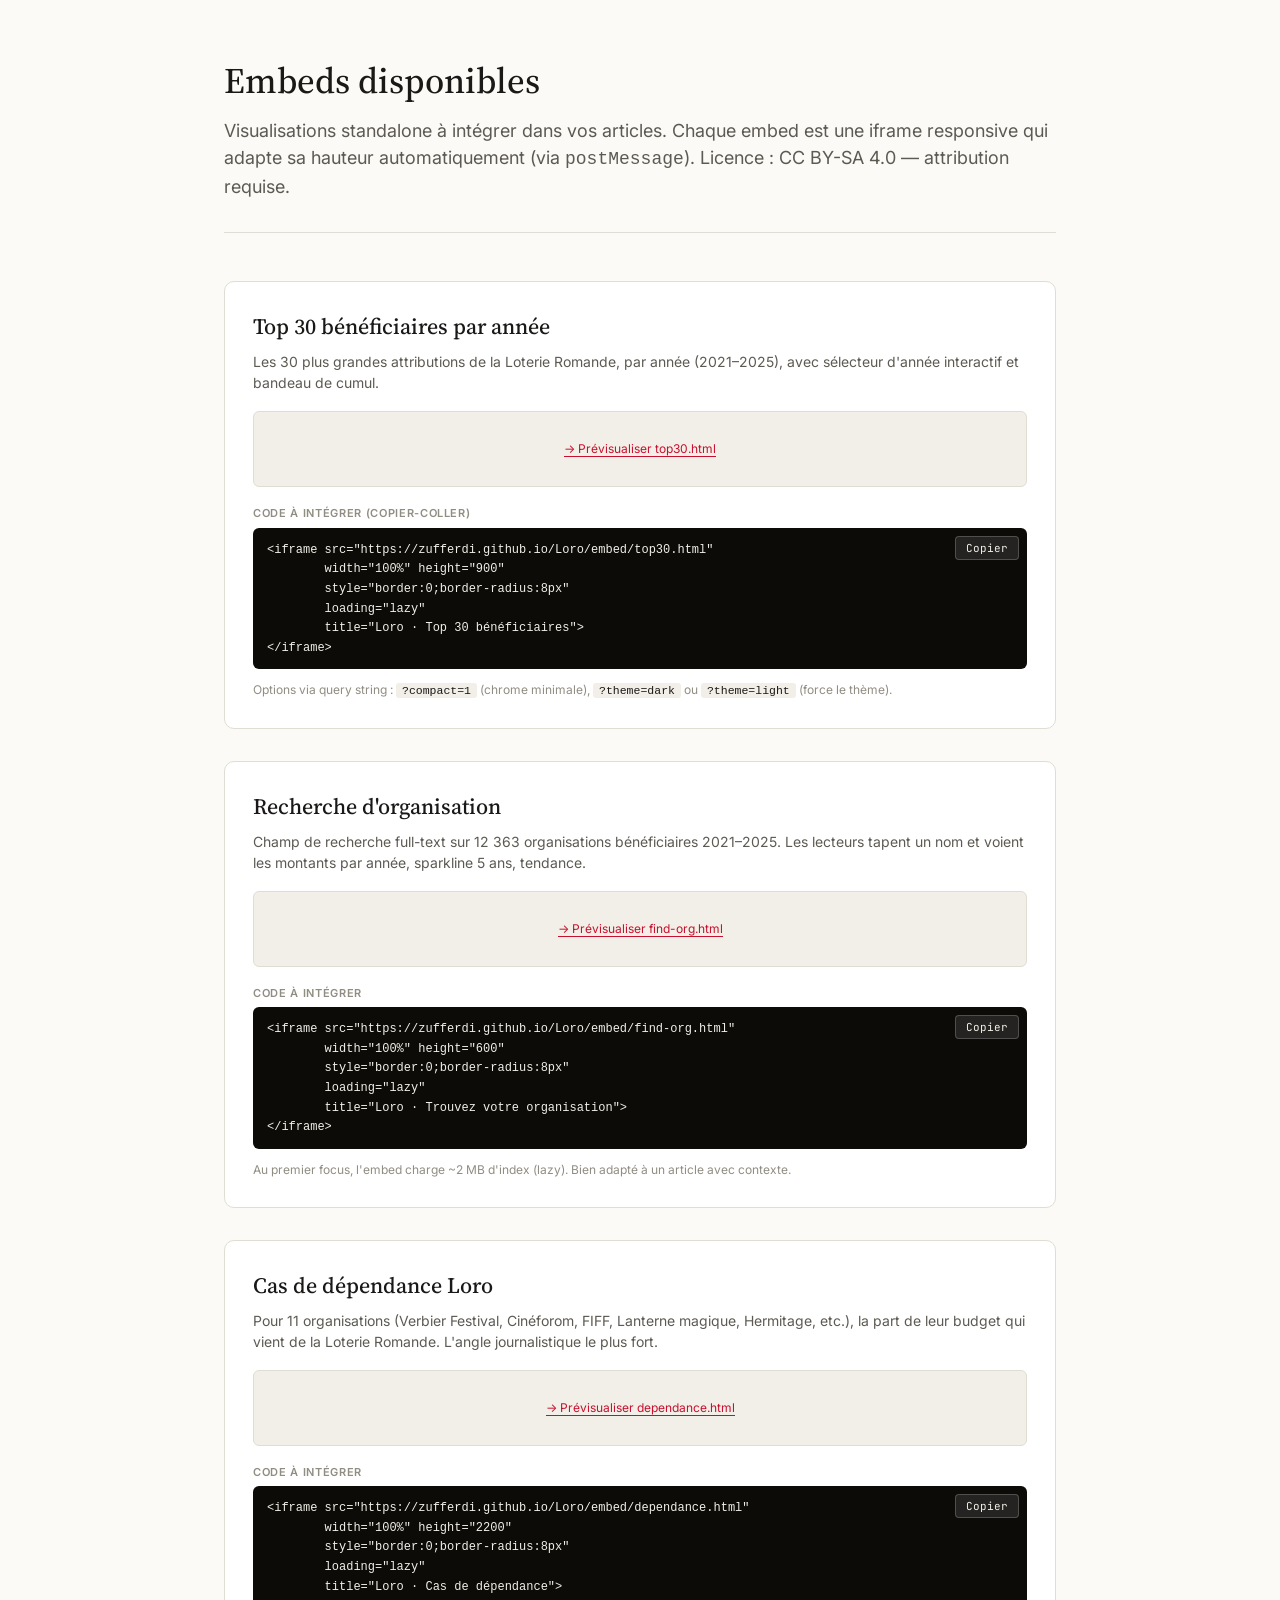
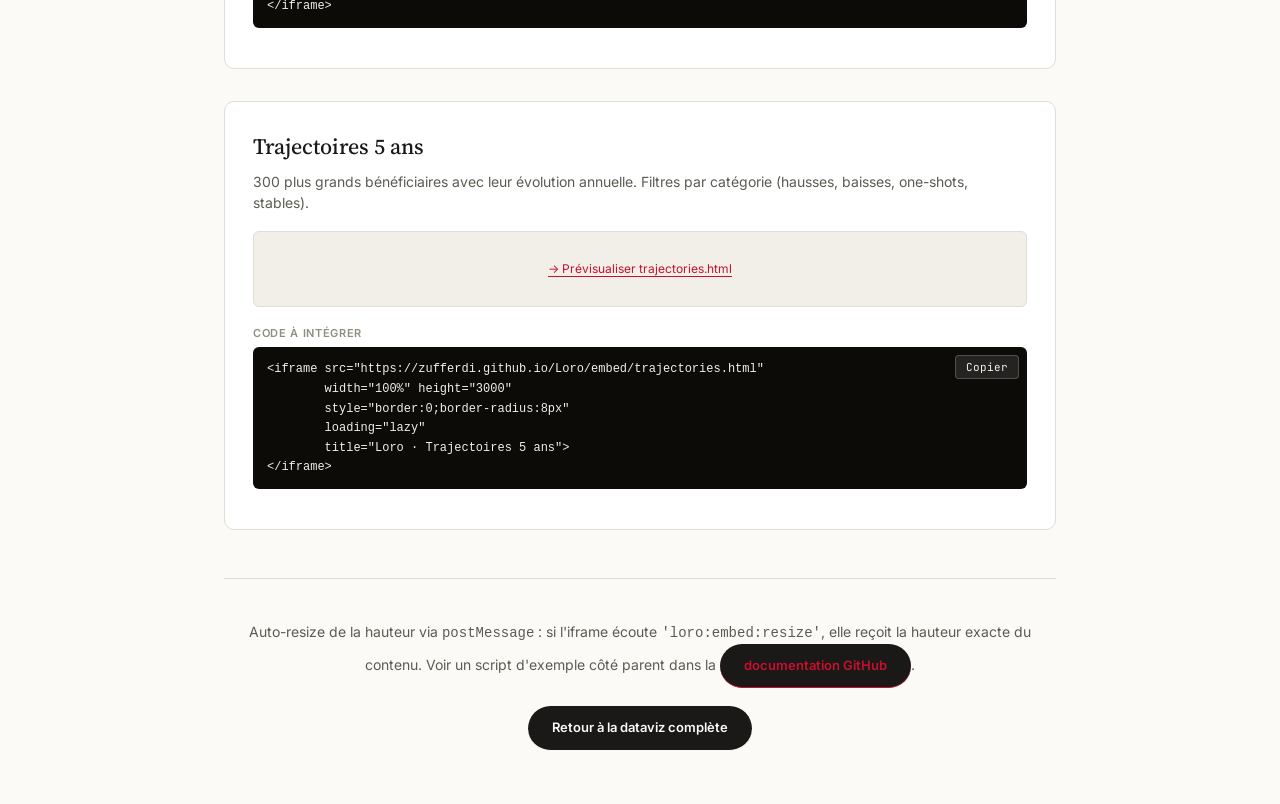
<file: docs/embed/index.html>
<!doctype html>
<html lang="fr">
<head>
<meta charset="utf-8">
<meta name="viewport" content="width=device-width, initial-scale=1">
<title>Loro · Embeds disponibles</title>
<meta name="description" content="Visualisations embarquables (iframe) de Loro Dataviz, à intégrer dans vos articles.">
<link rel="preconnect" href="https://fonts.googleapis.com">
<link rel="preconnect" href="https://fonts.gstatic.com" crossorigin>
<link href="https://fonts.googleapis.com/css2?family=Inter:wght@400;500;600;700&family=Source+Serif+Pro:wght@400;500;600&family=JetBrains+Mono&display=swap" rel="stylesheet">
<link rel="stylesheet" href="../css/style.css">
<link rel="stylesheet" href="embed.css">
<style>
  body { background: var(--bg); color: var(--ink); padding: 0; }
  .embed-index { max-width: 880px; margin: 0 auto; padding: 60px 24px 80px; }
  .embed-index h1 {
    font-family: var(--serif); font-size: 36px; font-weight: 500;
    margin: 0 0 16px; line-height: 1.15;
  }
  .embed-index .lede {
    font-size: 18px; color: var(--ink-soft);
    line-height: 1.5; margin: 0 0 48px;
    border-bottom: 1px solid var(--rule); padding-bottom: 32px;
  }
  .embed-grid {
    display: grid; grid-template-columns: 1fr;
    gap: 32px;
  }
  .embed-card {
    background: var(--bg-card);
    border: 1px solid var(--rule);
    border-radius: 10px;
    padding: 28px;
  }
  .embed-card h2 {
    font-family: var(--serif); font-size: 22px; font-weight: 500;
    margin: 0 0 8px;
  }
  .embed-card .embed-desc {
    color: var(--ink-soft); font-size: 14px; margin: 0 0 18px;
    line-height: 1.5;
  }
  .embed-preview {
    display: block; margin: 18px 0;
    border: 1px solid var(--rule); border-radius: 6px; overflow: hidden;
    background: var(--bg-soft);
    font-size: 12px; color: var(--ink-mute);
    text-align: center; padding: 28px 14px;
    font-style: italic;
  }
  .embed-preview a { color: var(--c-loro); font-style: normal; }
  .embed-code {
    background: #0c0b08;
    color: #f1efe7;
    border-radius: 6px; padding: 12px 14px;
    font-family: 'JetBrains Mono', Consolas, monospace;
    font-size: 12px; line-height: 1.55;
    white-space: pre; overflow-x: auto;
    margin: 0 0 12px;
    position: relative;
  }
  .embed-code-label {
    font-size: 11px; color: var(--ink-mute);
    text-transform: uppercase; letter-spacing: 0.06em;
    margin: 14px 0 6px; font-weight: 600;
  }
  .copy-btn {
    position: absolute; top: 8px; right: 8px;
    background: rgba(255,255,255,0.1);
    border: 1px solid rgba(255,255,255,0.2);
    color: #f1efe7;
    padding: 4px 10px; border-radius: 4px;
    cursor: pointer; font-size: 11px;
    font-family: inherit;
    transition: background 0.15s;
  }
  .copy-btn:hover { background: rgba(255,255,255,0.2); }
  .copy-btn.copied { background: #2a7c2a; border-color: #2a7c2a; }
  .embed-options {
    color: var(--ink-mute); font-size: 12px;
    margin-top: 8px; line-height: 1.5;
  }
  .embed-options code {
    background: var(--bg-soft); padding: 1px 6px; border-radius: 3px;
    color: var(--ink); font-size: 11.5px;
  }
  .embed-foot-cta {
    margin-top: 48px; padding-top: 28px;
    border-top: 1px solid var(--rule);
    text-align: center;
  }
  .embed-foot-cta a {
    display: inline-block; padding: 12px 24px;
    background: var(--ink); color: var(--bg);
    border-radius: 24px; font-weight: 600; font-size: 13px;
  }
</style>
</head>
<body>

<div class="embed-index">
  <h1>Embeds disponibles</h1>
  <p class="lede">
    Visualisations standalone à intégrer dans vos articles. Chaque embed est une iframe responsive qui adapte sa hauteur automatiquement (via <code>postMessage</code>). Licence&nbsp;: CC BY-SA 4.0 — attribution requise.
  </p>

  <div class="embed-grid">

    <!-- TOP 30 -->
    <article class="embed-card">
      <h2>Top 30 bénéficiaires par année</h2>
      <p class="embed-desc">Les 30 plus grandes attributions de la Loterie Romande, par année (2021–2025), avec sélecteur d'année interactif et bandeau de cumul.</p>
      <div class="embed-preview"><a href="top30.html" target="_blank">→ Prévisualiser top30.html</a></div>
      <div class="embed-code-label">Code à intégrer (copier-coller)</div>
      <pre class="embed-code"><button class="copy-btn" data-target="code-top30">Copier</button><code id="code-top30">&lt;iframe src="https://zufferdi.github.io/Loro/embed/top30.html"
        width="100%" height="900"
        style="border:0;border-radius:8px"
        loading="lazy"
        title="Loro · Top 30 bénéficiaires"&gt;
&lt;/iframe&gt;</code></pre>
      <div class="embed-options">
        Options via query string&nbsp;: <code>?compact=1</code> (chrome minimale), <code>?theme=dark</code> ou <code>?theme=light</code> (force le thème).
      </div>
    </article>

    <!-- FIND ORG -->
    <article class="embed-card">
      <h2>Recherche d'organisation</h2>
      <p class="embed-desc">Champ de recherche full-text sur 12 363 organisations bénéficiaires 2021–2025. Les lecteurs tapent un nom et voient les montants par année, sparkline 5 ans, tendance.</p>
      <div class="embed-preview"><a href="find-org.html" target="_blank">→ Prévisualiser find-org.html</a></div>
      <div class="embed-code-label">Code à intégrer</div>
      <pre class="embed-code"><button class="copy-btn" data-target="code-find">Copier</button><code id="code-find">&lt;iframe src="https://zufferdi.github.io/Loro/embed/find-org.html"
        width="100%" height="600"
        style="border:0;border-radius:8px"
        loading="lazy"
        title="Loro · Trouvez votre organisation"&gt;
&lt;/iframe&gt;</code></pre>
      <div class="embed-options">
        Au premier focus, l'embed charge ~2 MB d'index (lazy). Bien adapté à un article avec contexte.
      </div>
    </article>

    <!-- DÉPENDANCE -->
    <article class="embed-card">
      <h2>Cas de dépendance Loro</h2>
      <p class="embed-desc">Pour 11 organisations (Verbier Festival, Cinéforom, FIFF, Lanterne magique, Hermitage, etc.), la part de leur budget qui vient de la Loterie Romande. L'angle journalistique le plus fort.</p>
      <div class="embed-preview"><a href="dependance.html" target="_blank">→ Prévisualiser dependance.html</a></div>
      <div class="embed-code-label">Code à intégrer</div>
      <pre class="embed-code"><button class="copy-btn" data-target="code-dep">Copier</button><code id="code-dep">&lt;iframe src="https://zufferdi.github.io/Loro/embed/dependance.html"
        width="100%" height="2200"
        style="border:0;border-radius:8px"
        loading="lazy"
        title="Loro · Cas de dépendance"&gt;
&lt;/iframe&gt;</code></pre>
    </article>

    <!-- TRAJECTOIRES -->
    <article class="embed-card">
      <h2>Trajectoires 5 ans</h2>
      <p class="embed-desc">300 plus grands bénéficiaires avec leur évolution annuelle. Filtres par catégorie (hausses, baisses, one-shots, stables).</p>
      <div class="embed-preview"><a href="trajectories.html" target="_blank">→ Prévisualiser trajectories.html</a></div>
      <div class="embed-code-label">Code à intégrer</div>
      <pre class="embed-code"><button class="copy-btn" data-target="code-traj">Copier</button><code id="code-traj">&lt;iframe src="https://zufferdi.github.io/Loro/embed/trajectories.html"
        width="100%" height="3000"
        style="border:0;border-radius:8px"
        loading="lazy"
        title="Loro · Trajectoires 5 ans"&gt;
&lt;/iframe&gt;</code></pre>
    </article>

  </div>

  <div class="embed-foot-cta">
    <p style="color: var(--ink-soft); margin-bottom: 18px;">
      Auto-resize de la hauteur via <code>postMessage</code>&nbsp;: si l'iframe écoute
      <code>'loro:embed:resize'</code>, elle reçoit la hauteur exacte du contenu.
      Voir un script d'exemple côté parent dans la
      <a href="https://github.com/zufferdi/Loro" style="color:var(--c-loro);font-weight:600">documentation GitHub</a>.
    </p>
    <a href="https://zufferdi.github.io/Loro/">Retour à la dataviz complète</a>
  </div>
</div>

<script>
// Bouton copier
document.querySelectorAll('.copy-btn').forEach(btn => {
  btn.addEventListener('click', () => {
    const code = document.getElementById(btn.dataset.target);
    if (!code) return;
    navigator.clipboard.writeText(code.textContent).then(() => {
      btn.textContent = 'Copié ✓';
      btn.classList.add('copied');
      setTimeout(() => {
        btn.textContent = 'Copier';
        btn.classList.remove('copied');
      }, 2000);
    });
  });
});
</script>
</body>
</html>
</file>
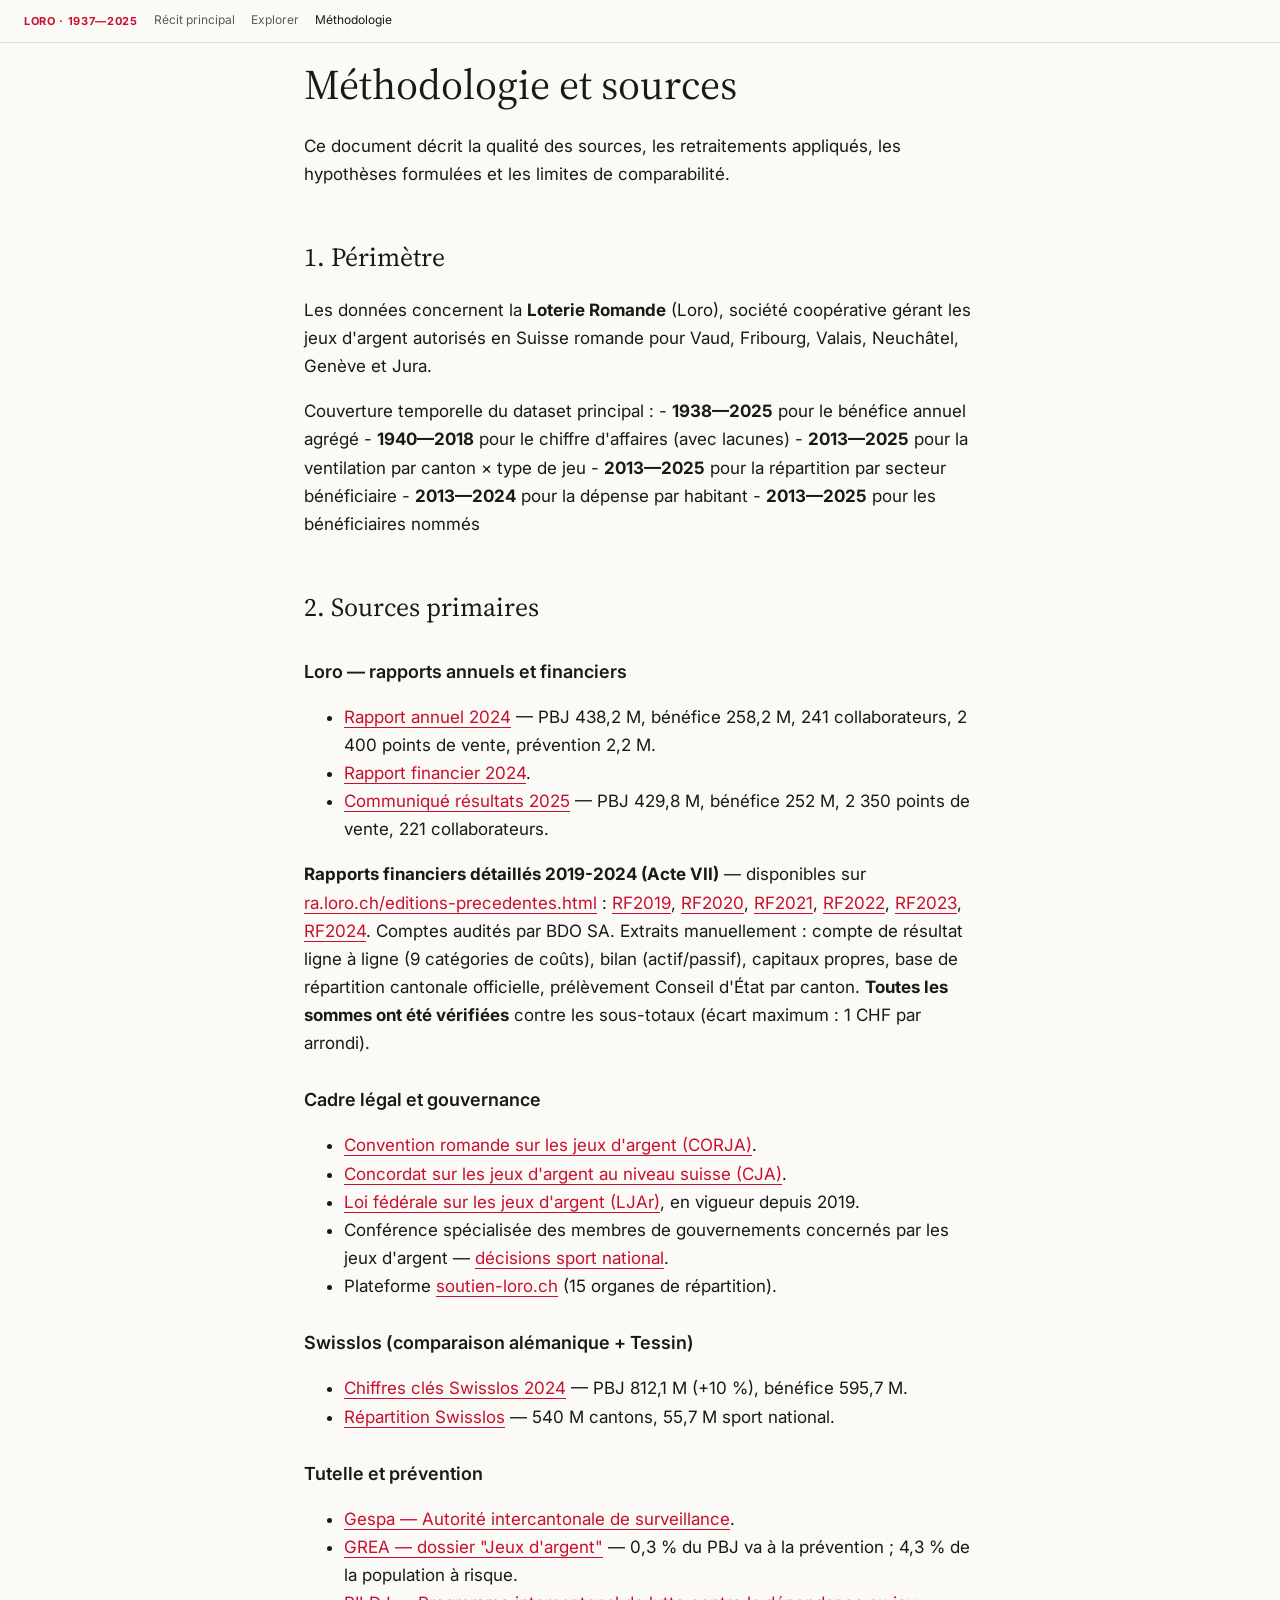
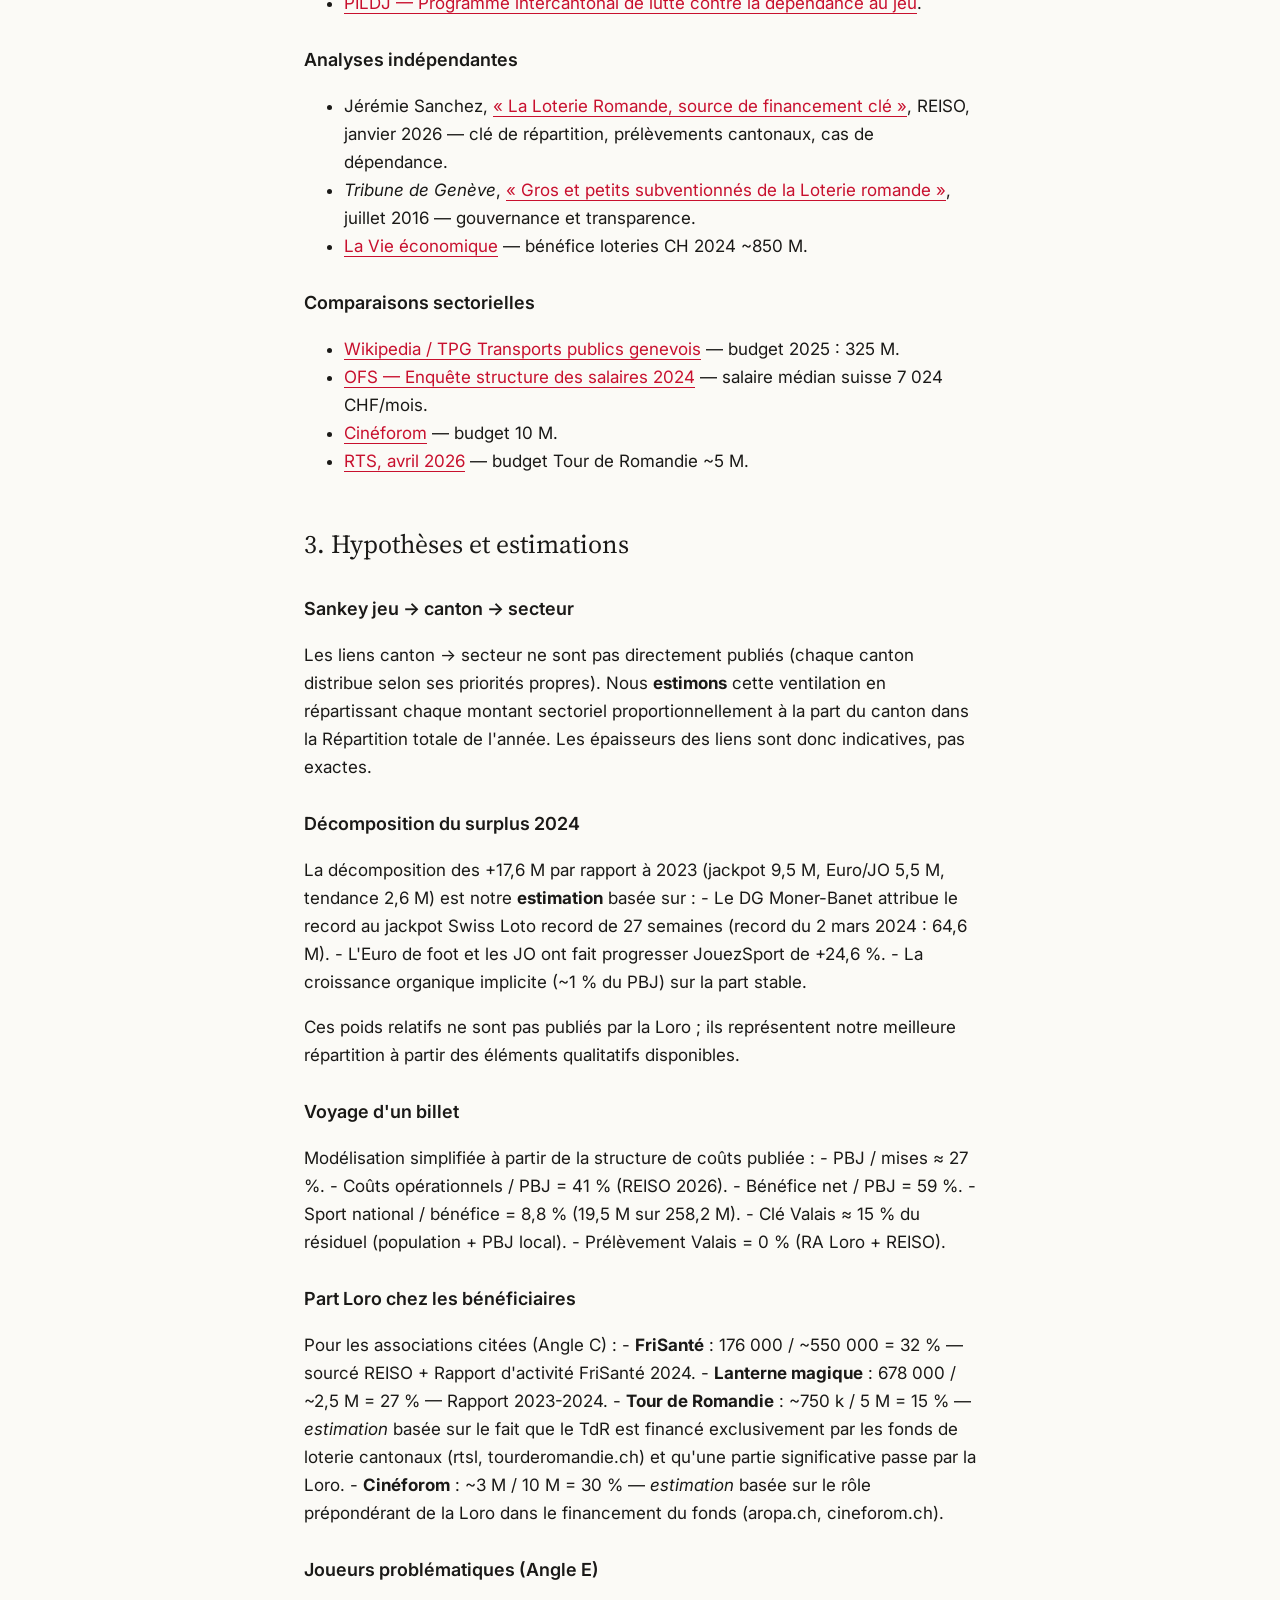
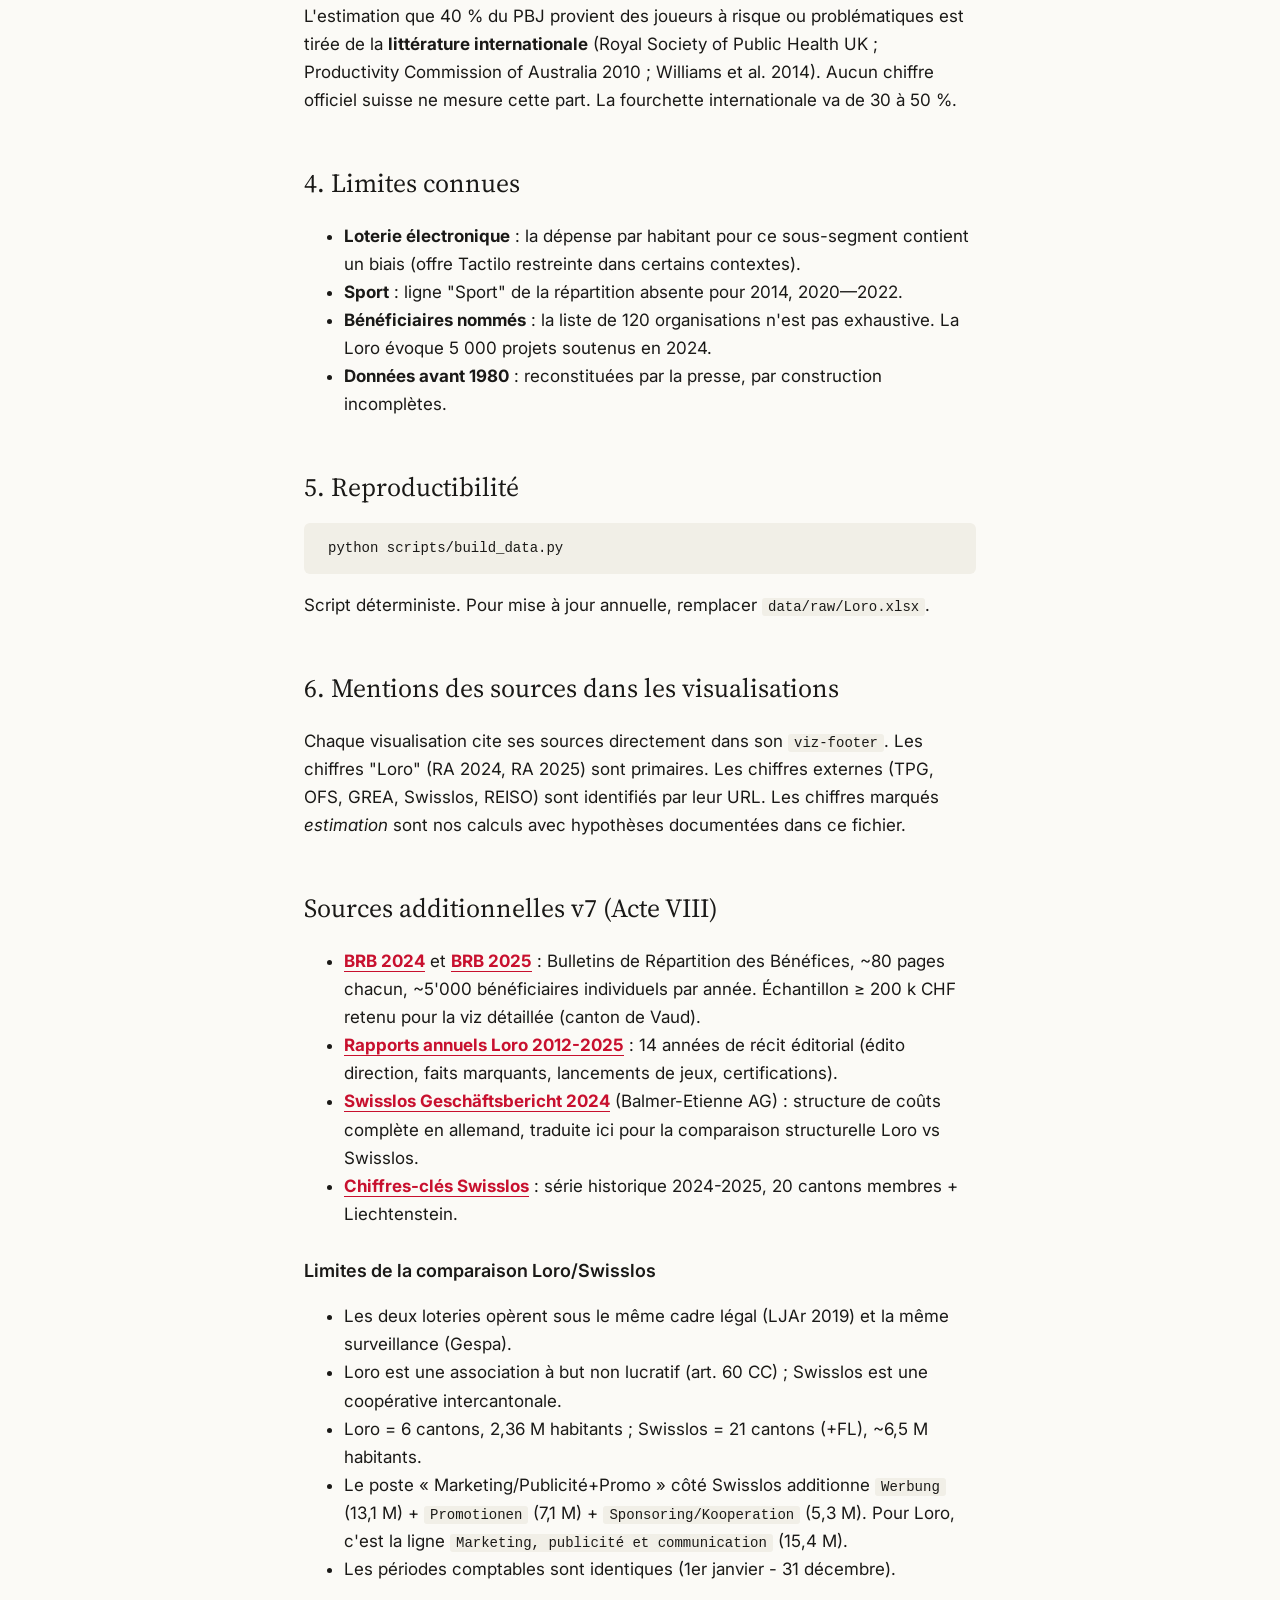
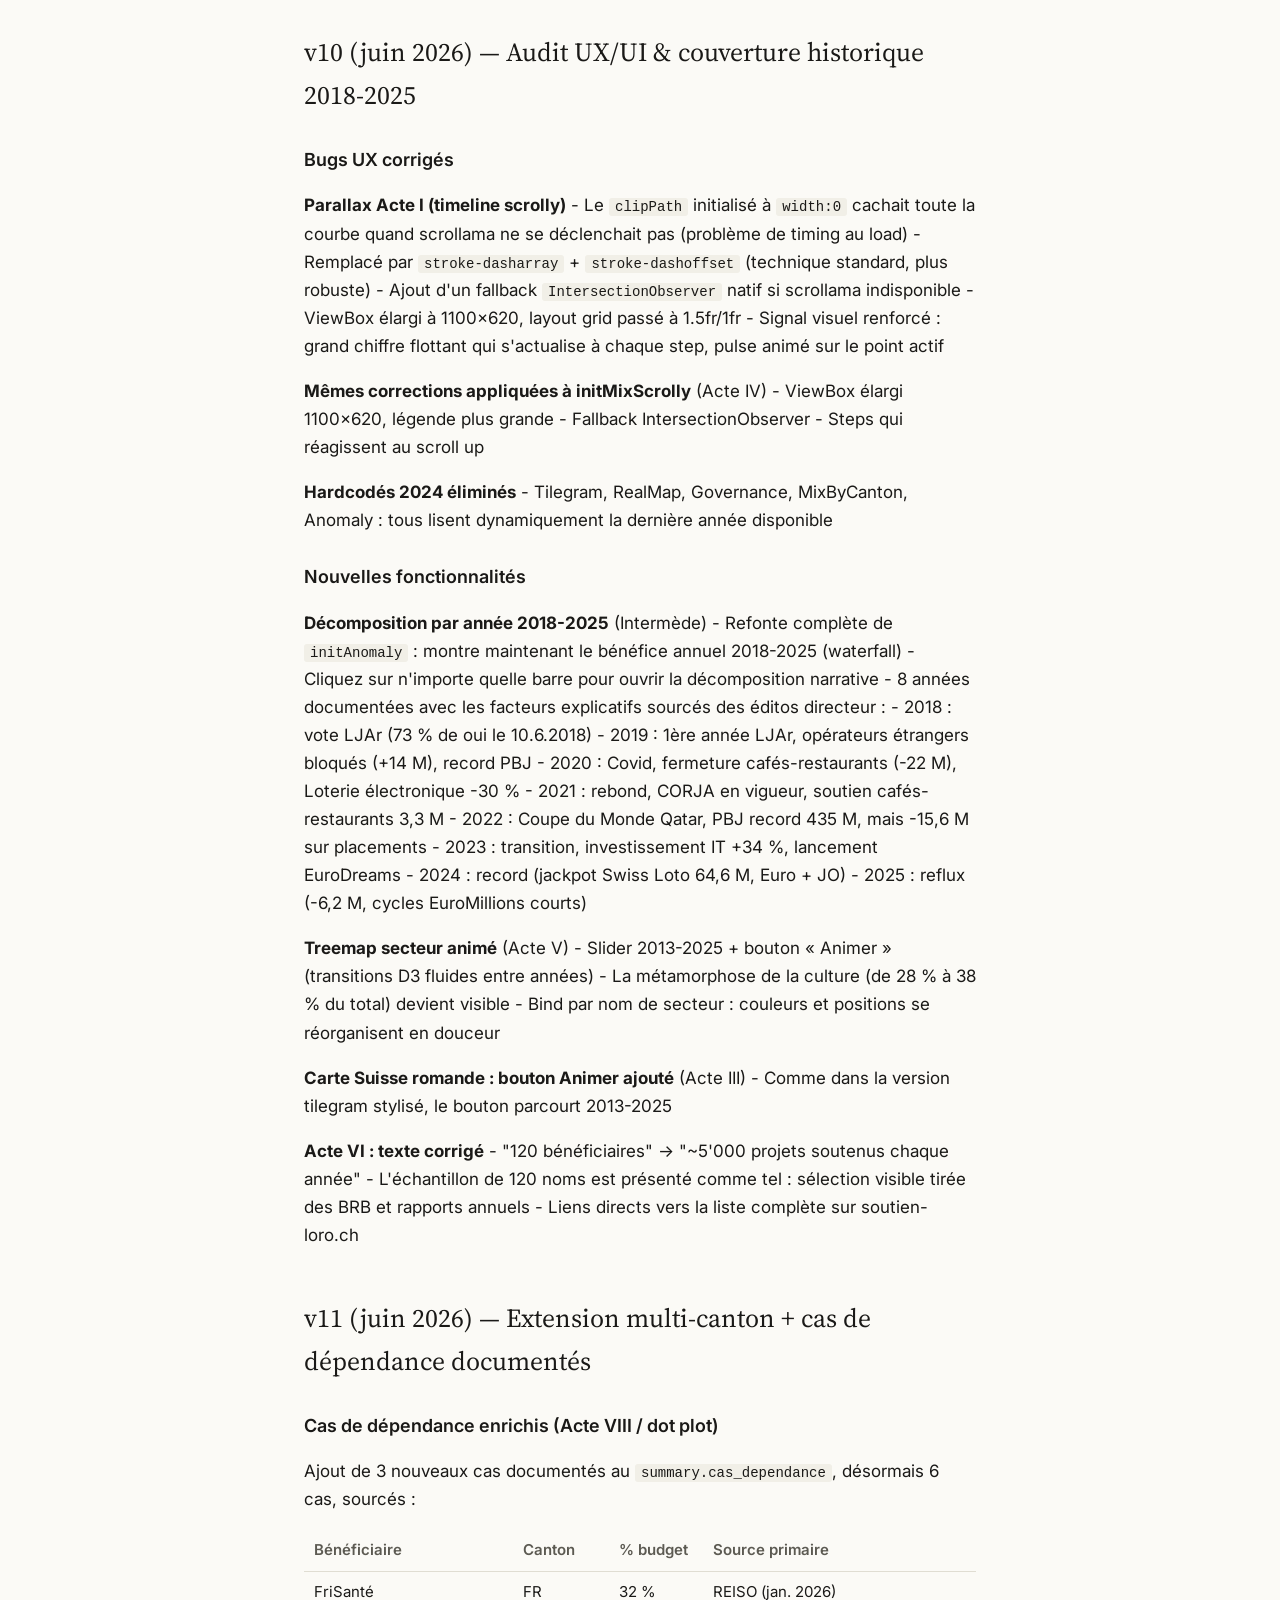
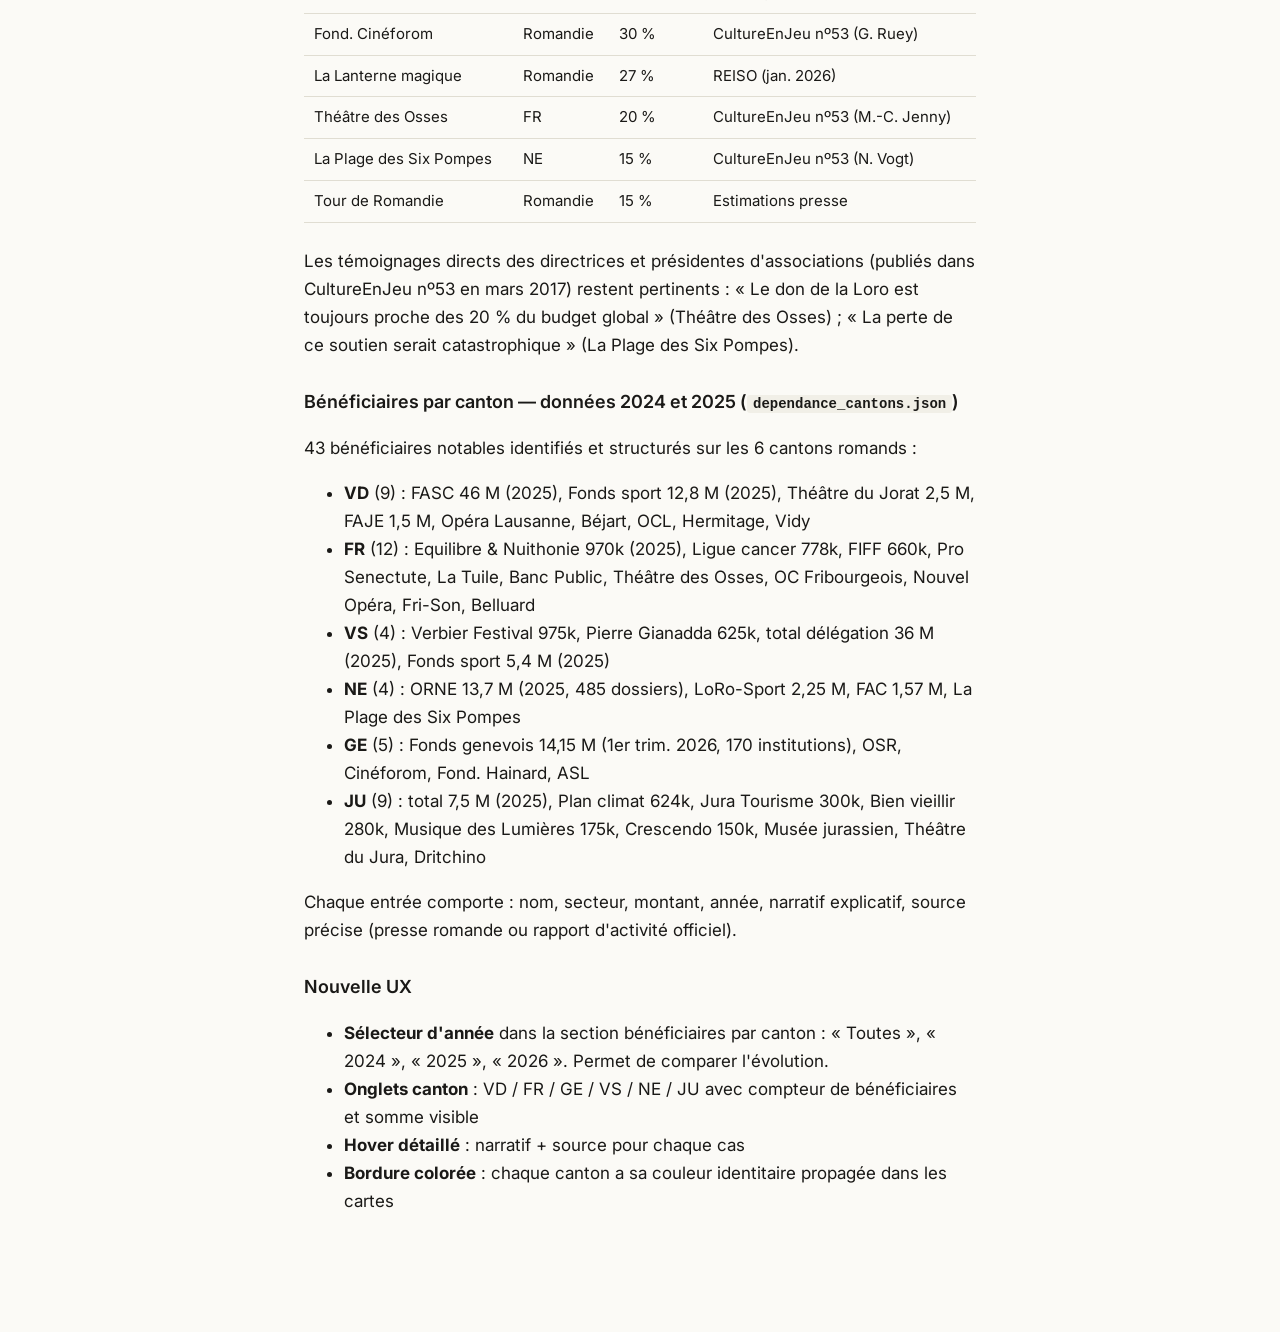
<file: docs/METHODOLOGY.html>
<!doctype html>
<html lang="fr">
<head>
<meta charset="utf-8">
<meta name="viewport" content="width=device-width, initial-scale=1">
<title>Méthodologie · Loro Dataviz</title>

<link rel="preconnect" href="https://fonts.googleapis.com">
<link rel="preconnect" href="https://fonts.gstatic.com" crossorigin>
<link href="https://fonts.googleapis.com/css2?family=Inter:wght@400;500;600;700&family=Source+Serif+Pro:ital,wght@0,400;0,600;1,400&display=swap" rel="stylesheet">

<link rel="stylesheet" href="css/style.css">

<style>
  .doc { max-width: 720px; margin: 0 auto; padding: 60px 24px 100px; }
  .doc h1 { font-family: var(--serif); font-size: 42px; font-weight: 400; line-height: 1.15; margin: 0 0 24px; }
  .doc h2 { font-family: var(--serif); font-size: 26px; font-weight: 400; margin: 48px 0 14px; }
  .doc h3 { font-size: 18px; font-weight: 600; margin: 28px 0 10px; }
  .doc p, .doc li { font-size: 17px; line-height: 1.65; }
  .doc table { width: 100%; border-collapse: collapse; margin: 16px 0 24px; font-size: 15px; }
  .doc table th, .doc table td { border-bottom: 1px solid var(--rule); padding: 8px 10px; text-align: left; vertical-align: top; }
  .doc table th { font-weight: 600; color: var(--ink-soft); }
  .doc code { background: var(--bg-soft); padding: 1px 6px; border-radius: 3px; font-size: 14px; }
  .doc pre { background: var(--bg-soft); padding: 14px 18px; border-radius: 6px; overflow-x: auto; font-size: 13px; }
</style>
</head>
<body>

<header class="topnav">
  <a class="brand" href="index.html">LORO · 1937—2025</a>
  <nav>
    <a href="index.html">Récit principal</a>
    <a href="explorer.html">Explorer</a>
    <a href="#" style="color:var(--ink);">Méthodologie</a>
  </nav>
</header>

<article class="doc">
<h1 id="methodologie-et-sources">Méthodologie et sources</h1>
<p>Ce document décrit la qualité des sources, les retraitements appliqués,
les hypothèses formulées et les limites de comparabilité.</p>
<h2 id="1-perimetre">1. Périmètre</h2>
<p>Les données concernent la <strong>Loterie Romande</strong> (Loro), société coopérative
gérant les jeux d'argent autorisés en Suisse romande pour Vaud, Fribourg,
Valais, Neuchâtel, Genève et Jura.</p>
<p>Couverture temporelle du dataset principal :
- <strong>1938—2025</strong> pour le bénéfice annuel agrégé
- <strong>1940—2018</strong> pour le chiffre d'affaires (avec lacunes)
- <strong>2013—2025</strong> pour la ventilation par canton × type de jeu
- <strong>2013—2025</strong> pour la répartition par secteur bénéficiaire
- <strong>2013—2024</strong> pour la dépense par habitant
- <strong>2013—2025</strong> pour les bénéficiaires nommés</p>
<h2 id="2-sources-primaires">2. Sources primaires</h2>
<h3 id="loro-rapports-annuels-et-financiers">Loro — rapports annuels et financiers</h3>
<ul>
<li><a href="https://ra.loro.ch/">Rapport annuel 2024</a> — PBJ 438,2 M, bénéfice 258,2 M,
  241 collaborateurs, 2 400 points de vente, prévention 2,2 M.</li>
<li><a href="https://ra.loro.ch/documents/RF2024-FR.pdf">Rapport financier 2024</a>.</li>
<li><a href="https://www.loro.ch/fr/documents/communiques">Communiqué résultats 2025</a> —
  PBJ 429,8 M, bénéfice 252 M, 2 350 points de vente, 221 collaborateurs.</li>
</ul>
<p><strong>Rapports financiers détaillés 2019-2024 (Acte VII)</strong> — disponibles sur
<a href="https://ra.loro.ch/editions-precedentes.html">ra.loro.ch/editions-precedentes.html</a> :
<a href="https://ra.loro.ch/documents/RF2019-FR.pdf">RF2019</a>,
<a href="https://ra.loro.ch/documents/RF2020-FR.pdf">RF2020</a>,
<a href="https://ra.loro.ch/documents/RF2021-FR.pdf">RF2021</a>,
<a href="https://ra.loro.ch/documents/RF2022-FR.pdf">RF2022</a>,
<a href="https://ra.loro.ch/documents/RF2023-FR.pdf">RF2023</a>,
<a href="https://ra.loro.ch/documents/RF2024-FR.pdf">RF2024</a>.
Comptes audités par BDO SA. Extraits manuellement : compte de résultat ligne
à ligne (9 catégories de coûts), bilan (actif/passif), capitaux propres,
base de répartition cantonale officielle, prélèvement Conseil d'État par
canton. <strong>Toutes les sommes ont été vérifiées</strong> contre les sous-totaux
(écart maximum : 1 CHF par arrondi).</p>
<h3 id="cadre-legal-et-gouvernance">Cadre légal et gouvernance</h3>
<ul>
<li><a href="https://www.loro.ch/sites/default/files/2021-01/CORJA.pdf">Convention romande sur les jeux d'argent (CORJA)</a>.</li>
<li><a href="https://www.lexfind.ch/fe/de/tol/33184/fr">Concordat sur les jeux d'argent au niveau suisse (CJA)</a>.</li>
<li><a href="https://www.fedlex.admin.ch/eli/cc/2018/795/fr">Loi fédérale sur les jeux d'argent (LJAr)</a>, en vigueur depuis 2019.</li>
<li>Conférence spécialisée des membres de gouvernements concernés par les jeux d'argent — <a href="https://www.fdkg.ch/fr/actualites/communiques-de-presse/Newsmeldung?newsid=22">décisions sport national</a>.</li>
<li>Plateforme <a href="https://soutien-loro.ch">soutien-loro.ch</a> (15 organes de répartition).</li>
</ul>
<h3 id="swisslos-comparaison-alemanique-tessin">Swisslos (comparaison alémanique + Tessin)</h3>
<ul>
<li><a href="https://www.swisslos.ch/fr/informations/sur-swisslos/portrait/chiffres-cle/fait-et-chiffres.html">Chiffres clés Swisslos 2024</a> — PBJ 812,1 M (+10 %), bénéfice 595,7 M.</li>
<li><a href="https://www.swisslos.ch/fr/informations/utilite-publique/utilisation-des-benefices-des-loteries/">Répartition Swisslos</a> — 540 M cantons, 55,7 M sport national.</li>
</ul>
<h3 id="tutelle-et-prevention">Tutelle et prévention</h3>
<ul>
<li><a href="https://www.gespa.ch/">Gespa — Autorité intercantonale de surveillance</a>.</li>
<li><a href="https://grea.ch/dossier/jeux/">GREA — dossier "Jeux d'argent"</a> — 0,3 % du PBJ
  va à la prévention ; 4,3 % de la population à risque.</li>
<li><a href="https://www.grea.ch/pildj-jeu-excessif-le-programme-intercantonal-de-lutte-contre-la-dependance-au-jeu">PILDJ — Programme intercantonal de lutte contre la dépendance au jeu</a>.</li>
</ul>
<h3 id="analyses-independantes">Analyses indépendantes</h3>
<ul>
<li>Jérémie Sanchez, <a href="https://www.reiso.org/articles/themes/pratiques/15008-la-loterie-romande-source-de-financement-cle">« La Loterie Romande, source de financement clé »</a>, REISO, janvier 2026 — clé de répartition, prélèvements cantonaux, cas de dépendance.</li>
<li><em>Tribune de Genève</em>, <a href="https://www.tdg.ch/gros-et-petits-subventionnes-de-la-loterie-romande-818687381123">« Gros et petits subventionnés de la Loterie romande »</a>, juillet 2016 — gouvernance et transparence.</li>
<li><a href="https://dievolkswirtschaft.ch/fr/2025/07/la-reglementation-des-paris-sportifs-en-suisse/">La Vie économique</a> — bénéfice loteries CH 2024 ~850 M.</li>
</ul>
<h3 id="comparaisons-sectorielles">Comparaisons sectorielles</h3>
<ul>
<li><a href="https://en.wikipedia.org/wiki/Geneva_Public_Transport">Wikipedia / TPG Transports publics genevois</a> — budget 2025 : 325 M.</li>
<li><a href="https://www.bfs.admin.ch/asset/en/36195848">OFS — Enquête structure des salaires 2024</a> — salaire médian suisse 7 024 CHF/mois.</li>
<li><a href="https://www.cineforom.ch/">Cinéforom</a> — budget 10 M.</li>
<li><a href="https://www.rts.ch/info/regions/2026/article/le-tour-de-romandie-sans-sponsor-principal-voit-son-avenir-menace-29225671.html">RTS, avril 2026</a> — budget Tour de Romandie ~5 M.</li>
</ul>
<h2 id="3-hypotheses-et-estimations">3. Hypothèses et estimations</h2>
<h3 id="sankey-jeu-canton-secteur">Sankey jeu → canton → secteur</h3>
<p>Les liens canton → secteur ne sont pas directement publiés (chaque canton
distribue selon ses priorités propres). Nous <strong>estimons</strong> cette ventilation
en répartissant chaque montant sectoriel proportionnellement à la part du
canton dans la Répartition totale de l'année. Les épaisseurs des liens sont
donc indicatives, pas exactes.</p>
<h3 id="decomposition-du-surplus-2024">Décomposition du surplus 2024</h3>
<p>La décomposition des +17,6 M par rapport à 2023 (jackpot 9,5 M, Euro/JO 5,5 M,
tendance 2,6 M) est notre <strong>estimation</strong> basée sur :
- Le DG Moner-Banet attribue le record au jackpot Swiss Loto record de 27
  semaines (record du 2 mars 2024 : 64,6 M).
- L'Euro de foot et les JO ont fait progresser JouezSport de +24,6 %.
- La croissance organique implicite (~1 % du PBJ) sur la part stable.</p>
<p>Ces poids relatifs ne sont pas publiés par la Loro ; ils représentent notre
meilleure répartition à partir des éléments qualitatifs disponibles.</p>
<h3 id="voyage-dun-billet">Voyage d'un billet</h3>
<p>Modélisation simplifiée à partir de la structure de coûts publiée :
- PBJ / mises ≈ 27 %.
- Coûts opérationnels / PBJ = 41 % (REISO 2026).
- Bénéfice net / PBJ = 59 %.
- Sport national / bénéfice = 8,8 % (19,5 M sur 258,2 M).
- Clé Valais ≈ 15 % du résiduel (population + PBJ local).
- Prélèvement Valais = 0 % (RA Loro + REISO).</p>
<h3 id="part-loro-chez-les-beneficiaires">Part Loro chez les bénéficiaires</h3>
<p>Pour les associations citées (Angle C) :
- <strong>FriSanté</strong> : 176 000 / ~550 000 = 32 % — sourcé REISO + Rapport d'activité FriSanté 2024.
- <strong>Lanterne magique</strong> : 678 000 / ~2,5 M = 27 % — Rapport 2023-2024.
- <strong>Tour de Romandie</strong> : ~750 k / 5 M = 15 % — <em>estimation</em> basée sur le
  fait que le TdR est financé exclusivement par les fonds de loterie cantonaux
  (rtsl, tourderomandie.ch) et qu'une partie significative passe par la Loro.
- <strong>Cinéforom</strong> : ~3 M / 10 M = 30 % — <em>estimation</em> basée sur le rôle
  prépondérant de la Loro dans le financement du fonds (aropa.ch, cineforom.ch).</p>
<h3 id="joueurs-problematiques-angle-e">Joueurs problématiques (Angle E)</h3>
<p>L'estimation que 40 % du PBJ provient des joueurs à risque ou problématiques
est tirée de la <strong>littérature internationale</strong> (Royal Society of Public Health
UK ; Productivity Commission of Australia 2010 ; Williams et al. 2014). Aucun
chiffre officiel suisse ne mesure cette part. La fourchette internationale va
de 30 à 50 %.</p>
<h2 id="4-limites-connues">4. Limites connues</h2>
<ul>
<li><strong>Loterie électronique</strong> : la dépense par habitant pour ce sous-segment
  contient un biais (offre Tactilo restreinte dans certains contextes).</li>
<li><strong>Sport</strong> : ligne "Sport" de la répartition absente pour 2014, 2020—2022.</li>
<li><strong>Bénéficiaires nommés</strong> : la liste de 120 organisations n'est pas exhaustive.
  La Loro évoque 5 000 projets soutenus en 2024.</li>
<li><strong>Données avant 1980</strong> : reconstituées par la presse, par construction incomplètes.</li>
</ul>
<h2 id="5-reproductibilite">5. Reproductibilité</h2>
<pre><code class="language-bash">python scripts/build_data.py
</code></pre>
<p>Script déterministe. Pour mise à jour annuelle, remplacer <code>data/raw/Loro.xlsx</code>.</p>
<h2 id="6-mentions-des-sources-dans-les-visualisations">6. Mentions des sources dans les visualisations</h2>
<p>Chaque visualisation cite ses sources directement dans son <code>viz-footer</code>.
Les chiffres "Loro" (RA 2024, RA 2025) sont primaires. Les chiffres
externes (TPG, OFS, GREA, Swisslos, REISO) sont identifiés par leur URL.
Les chiffres marqués <em>estimation</em> sont nos calculs avec hypothèses
documentées dans ce fichier.</p>
<h2 id="sources-additionnelles-v7-acte-viii">Sources additionnelles v7 (Acte VIII)</h2>
<ul>
<li><strong><a href="https://ra.loro.ch/documents/BRB2024.pdf">BRB 2024</a></strong> et <strong><a href="https://soutien-loro.ch/sites/default/files/2026-05/BRB2025.pdf">BRB 2025</a></strong> : Bulletins de Répartition des Bénéfices, ~80 pages chacun, ~5'000 bénéficiaires individuels par année. Échantillon ≥ 200 k CHF retenu pour la viz détaillée (canton de Vaud).</li>
<li><strong><a href="https://ra.loro.ch/editions-precedentes.html">Rapports annuels Loro 2012-2025</a></strong> : 14 années de récit éditorial (édito direction, faits marquants, lancements de jeux, certifications).</li>
<li><strong><a href="https://www.swisslos.ch/media/swisslos/publikationen/pdf/gesch%C3%A4ftsbericht-2024.pdf">Swisslos Geschäftsbericht 2024</a></strong> (Balmer-Etienne AG) : structure de coûts complète en allemand, traduite ici pour la comparaison structurelle Loro vs Swisslos.</li>
<li><strong><a href="https://www.swisslos.ch/fr/informations/sur-swisslos/portrait/chiffres-cle/fait-et-chiffres.html">Chiffres-clés Swisslos</a></strong> : série historique 2024-2025, 20 cantons membres + Liechtenstein.</li>
</ul>
<h3 id="limites-de-la-comparaison-loroswisslos">Limites de la comparaison Loro/Swisslos</h3>
<ul>
<li>Les deux loteries opèrent sous le même cadre légal (LJAr 2019) et la même surveillance (Gespa).</li>
<li>Loro est une association à but non lucratif (art. 60 CC) ; Swisslos est une coopérative intercantonale.</li>
<li>Loro = 6 cantons, 2,36 M habitants ; Swisslos = 21 cantons (+FL), ~6,5 M habitants.</li>
<li>Le poste « Marketing/Publicité+Promo » côté Swisslos additionne <code>Werbung</code> (13,1 M) + <code>Promotionen</code> (7,1 M) + <code>Sponsoring/Kooperation</code> (5,3 M). Pour Loro, c'est la ligne <code>Marketing, publicité et communication</code> (15,4 M).</li>
<li>Les périodes comptables sont identiques (1er janvier - 31 décembre).</li>
</ul>
<h2 id="v10-juin-2026-audit-uxui-couverture-historique-2018-2025">v10 (juin 2026) — Audit UX/UI &amp; couverture historique 2018-2025</h2>
<h3 id="bugs-ux-corriges">Bugs UX corrigés</h3>
<p><strong>Parallax Acte I (timeline scrolly)</strong>
- Le <code>clipPath</code> initialisé à <code>width:0</code> cachait toute la courbe quand scrollama ne se déclenchait pas (problème de timing au load)
- Remplacé par <code>stroke-dasharray</code> + <code>stroke-dashoffset</code> (technique standard, plus robuste)
- Ajout d'un fallback <code>IntersectionObserver</code> natif si scrollama indisponible
- ViewBox élargi à 1100×620, layout grid passé à 1.5fr/1fr
- Signal visuel renforcé : grand chiffre flottant qui s'actualise à chaque step, pulse animé sur le point actif</p>
<p><strong>Mêmes corrections appliquées à initMixScrolly</strong> (Acte IV)
- ViewBox élargi 1100×620, légende plus grande
- Fallback IntersectionObserver
- Steps qui réagissent au scroll up</p>
<p><strong>Hardcodés 2024 éliminés</strong>
- Tilegram, RealMap, Governance, MixByCanton, Anomaly : tous lisent dynamiquement la dernière année disponible</p>
<h3 id="nouvelles-fonctionnalites">Nouvelles fonctionnalités</h3>
<p><strong>Décomposition par année 2018-2025</strong> (Intermède)
- Refonte complète de <code>initAnomaly</code> : montre maintenant le bénéfice annuel 2018-2025 (waterfall)
- Cliquez sur n'importe quelle barre pour ouvrir la décomposition narrative
- 8 années documentées avec les facteurs explicatifs sourcés des éditos directeur :
  - 2018 : vote LJAr (73 % de oui le 10.6.2018)
  - 2019 : 1ère année LJAr, opérateurs étrangers bloqués (+14 M), record PBJ
  - 2020 : Covid, fermeture cafés-restaurants (-22 M), Loterie électronique -30 %
  - 2021 : rebond, CORJA en vigueur, soutien cafés-restaurants 3,3 M
  - 2022 : Coupe du Monde Qatar, PBJ record 435 M, mais -15,6 M sur placements
  - 2023 : transition, investissement IT +34 %, lancement EuroDreams
  - 2024 : record (jackpot Swiss Loto 64,6 M, Euro + JO)
  - 2025 : reflux (-6,2 M, cycles EuroMillions courts)</p>
<p><strong>Treemap secteur animé</strong> (Acte V)
- Slider 2013-2025 + bouton « Animer » (transitions D3 fluides entre années)
- La métamorphose de la culture (de 28 % à 38 % du total) devient visible
- Bind par nom de secteur : couleurs et positions se réorganisent en douceur</p>
<p><strong>Carte Suisse romande : bouton Animer ajouté</strong> (Acte III)
- Comme dans la version tilegram stylisé, le bouton parcourt 2013-2025</p>
<p><strong>Acte VI : texte corrigé</strong>
- "120 bénéficiaires" → "~5'000 projets soutenus chaque année"
- L'échantillon de 120 noms est présenté comme tel : sélection visible tirée des BRB et rapports annuels
- Liens directs vers la liste complète sur soutien-loro.ch</p>
<h2 id="v11-juin-2026-extension-multi-canton-cas-de-dependance-documentes">v11 (juin 2026) — Extension multi-canton + cas de dépendance documentés</h2>
<h3 id="cas-de-dependance-enrichis-acte-viii-dot-plot">Cas de dépendance enrichis (Acte VIII / dot plot)</h3>
<p>Ajout de 3 nouveaux cas documentés au <code>summary.cas_dependance</code>, désormais 6 cas, sourcés :</p>
<table>
<thead>
<tr>
<th>Bénéficiaire</th>
<th>Canton</th>
<th>% budget</th>
<th>Source primaire</th>
</tr>
</thead>
<tbody>
<tr>
<td>FriSanté</td>
<td>FR</td>
<td>32 %</td>
<td>REISO (jan. 2026)</td>
</tr>
<tr>
<td>Fond. Cinéforom</td>
<td>Romandie</td>
<td>30 %</td>
<td>CultureEnJeu nº53 (G. Ruey)</td>
</tr>
<tr>
<td>La Lanterne magique</td>
<td>Romandie</td>
<td>27 %</td>
<td>REISO (jan. 2026)</td>
</tr>
<tr>
<td>Théâtre des Osses</td>
<td>FR</td>
<td>20 %</td>
<td>CultureEnJeu nº53 (M.-C. Jenny)</td>
</tr>
<tr>
<td>La Plage des Six Pompes</td>
<td>NE</td>
<td>15 %</td>
<td>CultureEnJeu nº53 (N. Vogt)</td>
</tr>
<tr>
<td>Tour de Romandie</td>
<td>Romandie</td>
<td>15 %</td>
<td>Estimations presse</td>
</tr>
</tbody>
</table>
<p>Les témoignages directs des directrices et présidentes d'associations (publiés dans CultureEnJeu nº53 en mars 2017) restent pertinents : « Le don de la Loro est toujours proche des 20 % du budget global » (Théâtre des Osses) ; « La perte de ce soutien serait catastrophique » (La Plage des Six Pompes).</p>
<h3 id="beneficiaires-par-canton-donnees-2024-et-2025-dependance_cantonsjson">Bénéficiaires par canton — données 2024 et 2025 (<code>dependance_cantons.json</code>)</h3>
<p>43 bénéficiaires notables identifiés et structurés sur les 6 cantons romands :</p>
<ul>
<li><strong>VD</strong> (9) : FASC 46 M (2025), Fonds sport 12,8 M (2025), Théâtre du Jorat 2,5 M, FAJE 1,5 M, Opéra Lausanne, Béjart, OCL, Hermitage, Vidy</li>
<li><strong>FR</strong> (12) : Equilibre &amp; Nuithonie 970k (2025), Ligue cancer 778k, FIFF 660k, Pro Senectute, La Tuile, Banc Public, Théâtre des Osses, OC Fribourgeois, Nouvel Opéra, Fri-Son, Belluard</li>
<li><strong>VS</strong> (4) : Verbier Festival 975k, Pierre Gianadda 625k, total délégation 36 M (2025), Fonds sport 5,4 M (2025)</li>
<li><strong>NE</strong> (4) : ORNE 13,7 M (2025, 485 dossiers), LoRo-Sport 2,25 M, FAC 1,57 M, La Plage des Six Pompes</li>
<li><strong>GE</strong> (5) : Fonds genevois 14,15 M (1er trim. 2026, 170 institutions), OSR, Cinéforom, Fond. Hainard, ASL</li>
<li><strong>JU</strong> (9) : total 7,5 M (2025), Plan climat 624k, Jura Tourisme 300k, Bien vieillir 280k, Musique des Lumières 175k, Crescendo 150k, Musée jurassien, Théâtre du Jura, Dritchino</li>
</ul>
<p>Chaque entrée comporte : nom, secteur, montant, année, narratif explicatif, source précise (presse romande ou rapport d'activité officiel).</p>
<h3 id="nouvelle-ux">Nouvelle UX</h3>
<ul>
<li><strong>Sélecteur d'année</strong> dans la section bénéficiaires par canton : « Toutes », « 2024 », « 2025 », « 2026 ». Permet de comparer l'évolution.</li>
<li><strong>Onglets canton</strong> : VD / FR / GE / VS / NE / JU avec compteur de bénéficiaires et somme visible</li>
<li><strong>Hover détaillé</strong> : narratif + source pour chaque cas</li>
<li><strong>Bordure colorée</strong> : chaque canton a sa couleur identitaire propagée dans les cartes</li>
</ul>
</article>

</body>
</html>
</file>
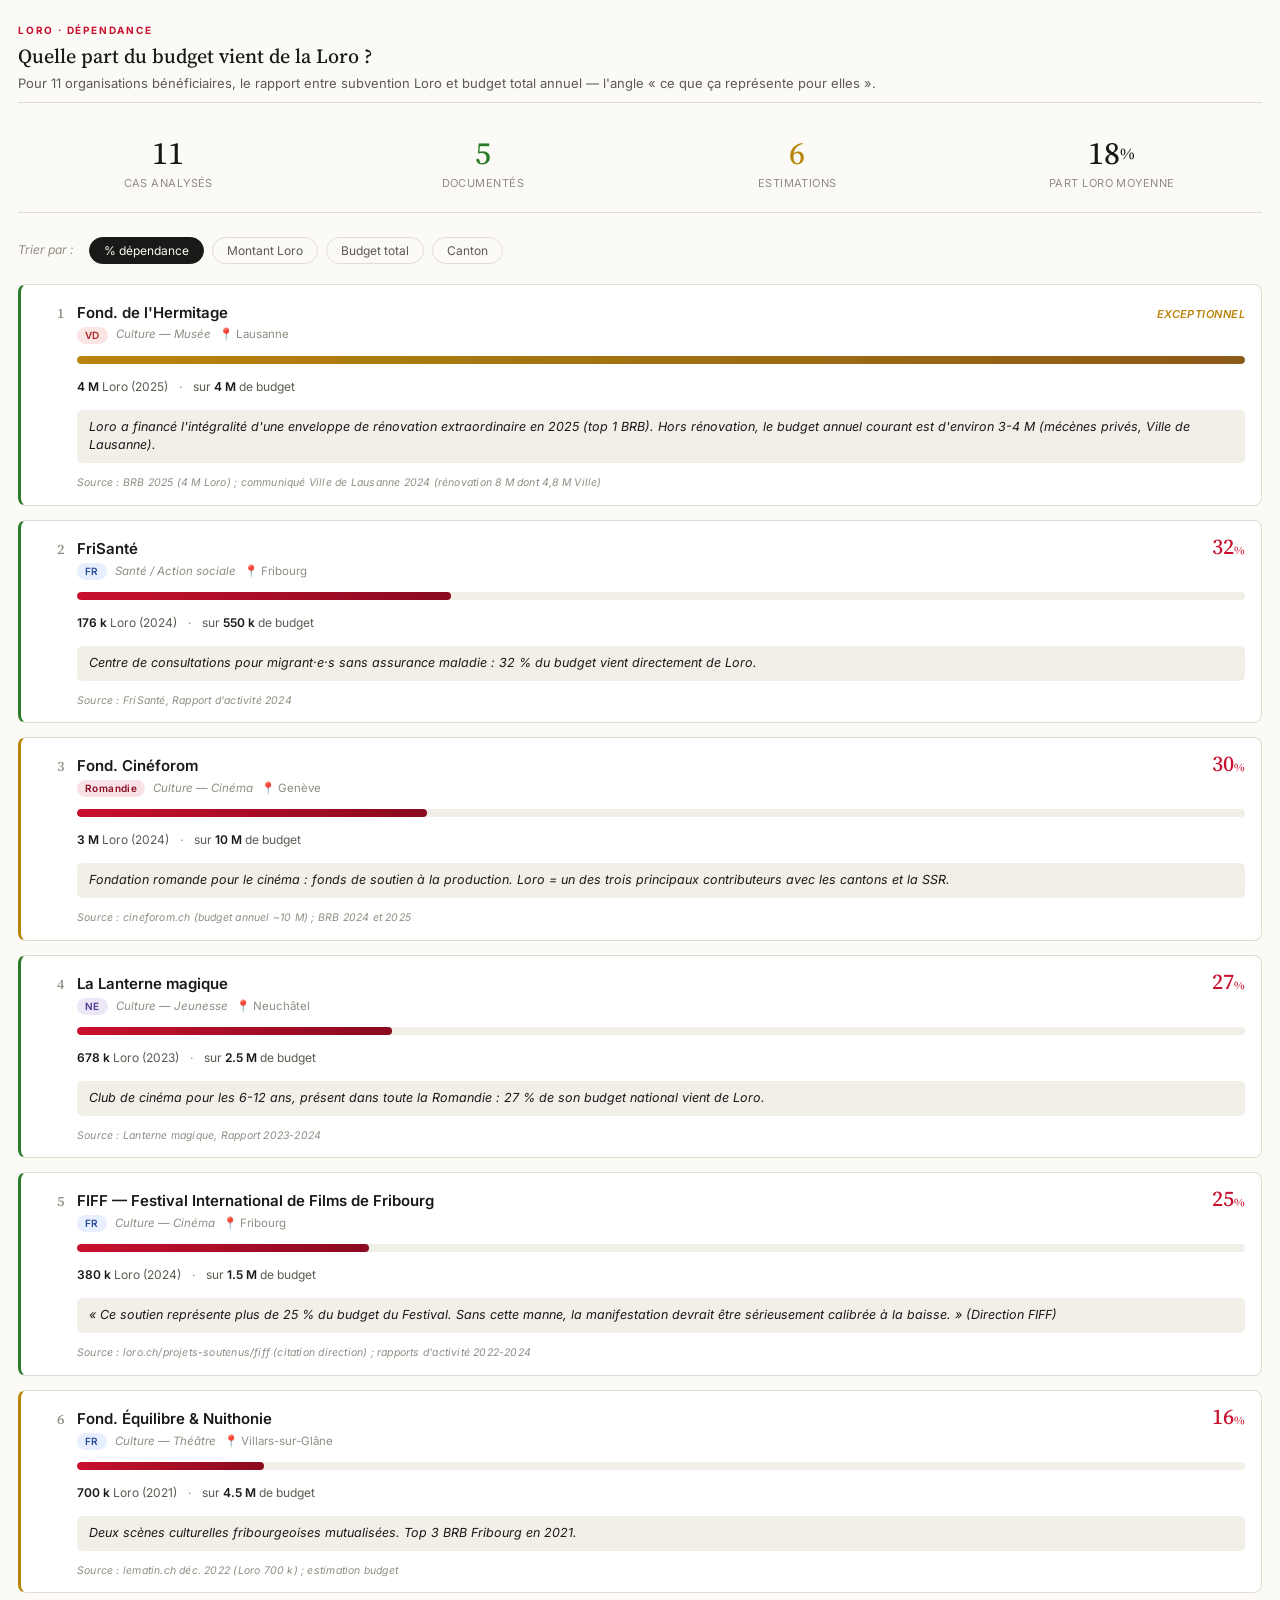
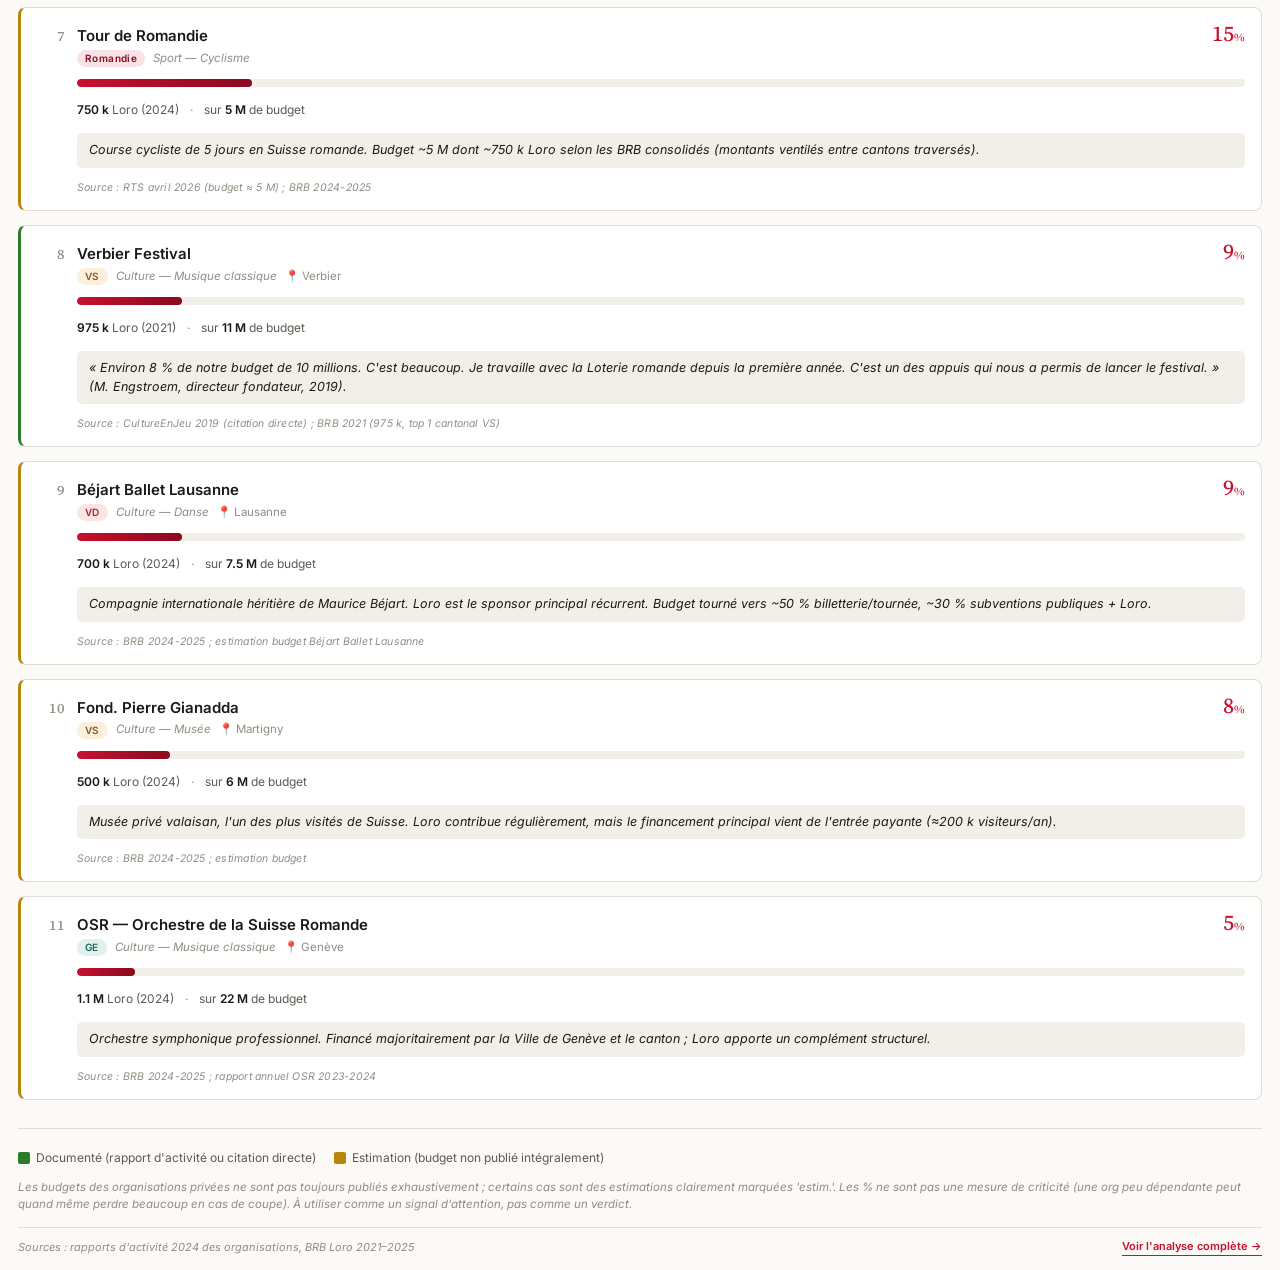
<file: docs/embed/dependance.html>
<!doctype html>
<html lang="fr">
<head>
<meta charset="utf-8">
<meta name="viewport" content="width=device-width, initial-scale=1">
<title>Loro · Cas de dépendance des bénéficiaires</title>
<meta name="description" content="Pour 11 organisations, quelle part de leur budget vient de la Loterie Romande ?">
<meta name="robots" content="noindex">
<link rel="preconnect" href="https://fonts.googleapis.com">
<link rel="preconnect" href="https://fonts.gstatic.com" crossorigin>
<link href="https://fonts.googleapis.com/css2?family=Inter:wght@400;500;600;700&family=Source+Serif+Pro:wght@400;500;600&display=swap" rel="stylesheet">
<link rel="stylesheet" href="../css/style.css">
<link rel="stylesheet" href="embed.css">
</head>
<body>

<div class="embed-wrap">
  <header class="embed-head">
    <span class="embed-kicker">Loro · Dépendance</span>
    <h1 class="embed-title">Quelle part du budget vient de la Loro ?</h1>
    <p class="embed-sub">Pour 11 organisations bénéficiaires, le rapport entre subvention Loro et budget total annuel — l'angle « ce que ça représente pour elles ».</p>
  </header>

  <div class="embed-viz">
    <div id="viz-cas-dependance" class="viz"></div>
  </div>

  <footer class="embed-foot">
    <span class="embed-source">Sources : rapports d'activité 2024 des organisations, BRB Loro 2021–2025</span>
    <a class="embed-link" href="https://zufferdi.github.io/Loro/#acte-6" target="_blank" rel="noopener">Voir l'analyse complète →</a>
  </footer>
</div>

<!-- cas_dependance.js fetch 'data/cas_dependance.json' — redirigé vers ../data -->
<script>
(function () {
  const origFetch = window.fetch;
  window.fetch = function (input, init) {
    if (typeof input === 'string' && input.startsWith('data/')) {
      input = '../' + input;
    }
    return origFetch(input, init);
  };
})();
</script>
<script src="../js/utils.js"></script>
<script src="../js/cas_dependance.js"></script>
<script src="embed.js"></script>
</body>
</html>
</file>
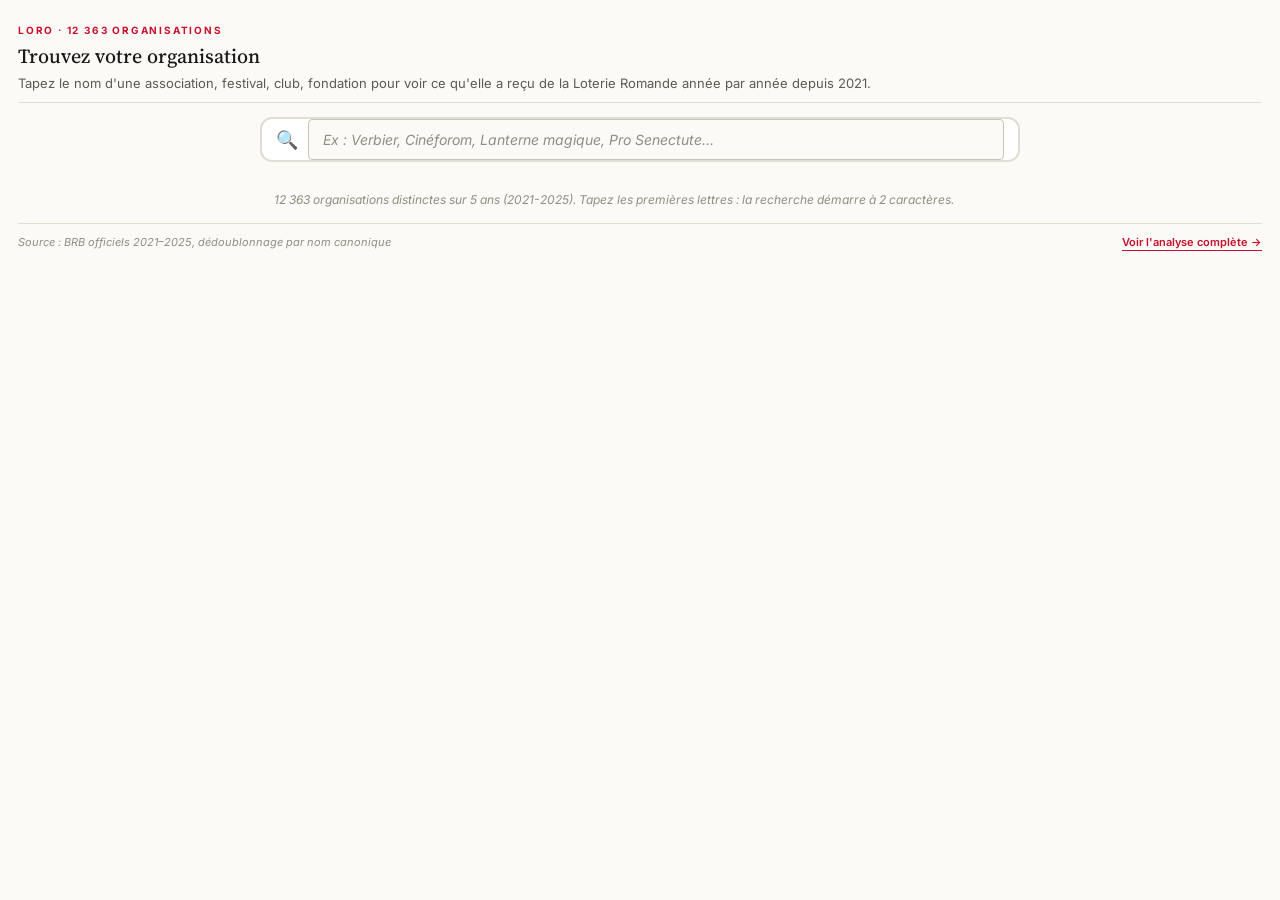
<file: docs/embed/find-org.html>
<!doctype html>
<html lang="fr">
<head>
<meta charset="utf-8">
<meta name="viewport" content="width=device-width, initial-scale=1">
<title>Loro · Trouvez votre organisation</title>
<meta name="description" content="Recherche full-text sur 12 363 organisations bénéficiaires de la Loterie Romande, 2021-2025.">
<meta name="robots" content="noindex">
<link rel="preconnect" href="https://fonts.googleapis.com">
<link rel="preconnect" href="https://fonts.gstatic.com" crossorigin>
<link href="https://fonts.googleapis.com/css2?family=Inter:wght@400;500;600;700&family=Source+Serif+Pro:wght@400;500;600&display=swap" rel="stylesheet">
<link rel="stylesheet" href="../css/style.css">
<link rel="stylesheet" href="embed.css">
</head>
<body>

<div class="embed-wrap">
  <header class="embed-head">
    <span class="embed-kicker">Loro · 12 363 organisations</span>
    <h1 class="embed-title">Trouvez votre organisation</h1>
    <p class="embed-sub">Tapez le nom d'une association, festival, club, fondation pour voir ce qu'elle a reçu de la Loterie Romande année par année depuis 2021.</p>
  </header>

  <div class="embed-viz">
    <div id="viz-find-org" class="viz"></div>
  </div>

  <footer class="embed-foot">
    <span class="embed-source">Source : BRB officiels 2021–2025, dédoublonnage par nom canonique</span>
    <a class="embed-link" href="https://zufferdi.github.io/Loro/#acte-6" target="_blank" rel="noopener">Voir l'analyse complète →</a>
  </footer>
</div>

<!-- find_org.js fetch data/search_index.json — qui se trouve à ../data/ depuis embed/ -->
<script>
// Patch fetch() pour rediriger les chemins relatifs vers le parent
(function () {
  const origFetch = window.fetch;
  window.fetch = function (input, init) {
    if (typeof input === 'string' && input.startsWith('data/')) {
      input = '../' + input;
    }
    return origFetch(input, init);
  };
})();
</script>
<script src="../js/utils.js"></script>
<script src="../js/find_org.js"></script>
<script src="embed.js"></script>
</body>
</html>
</file>
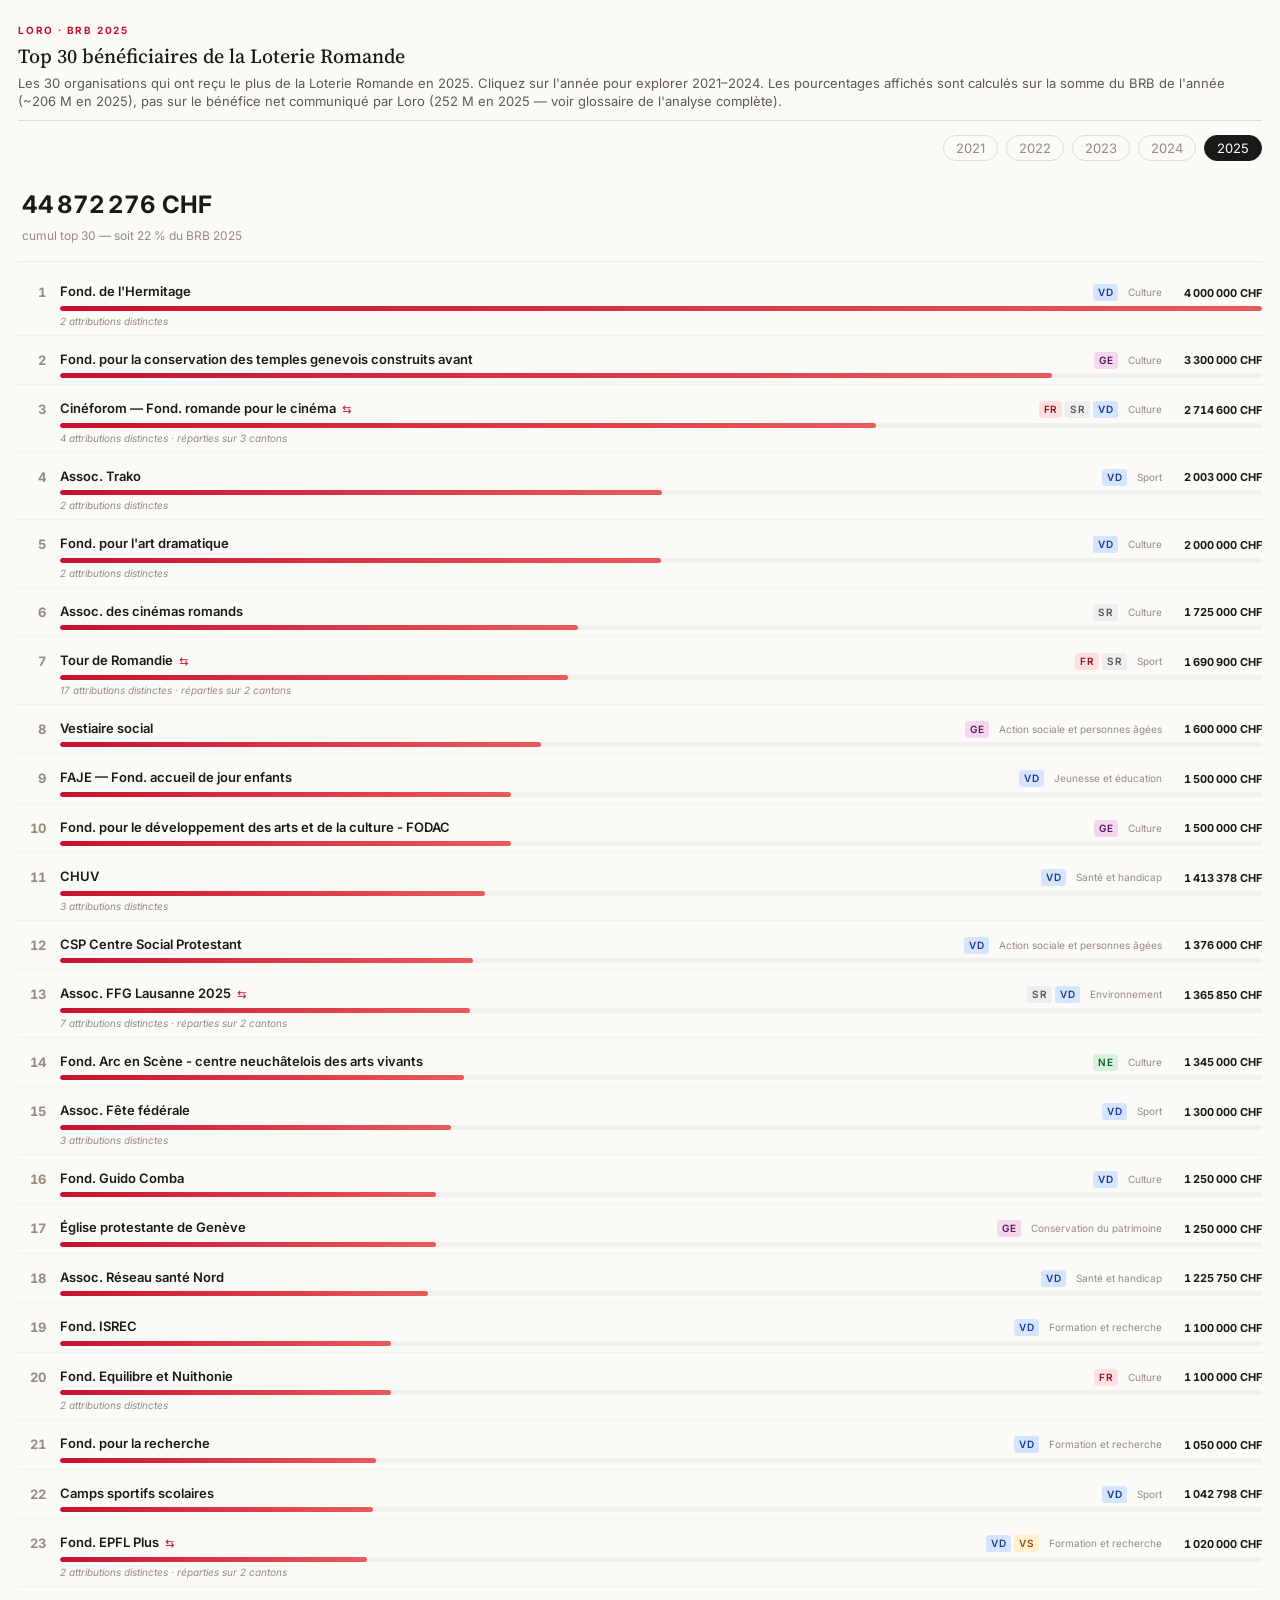
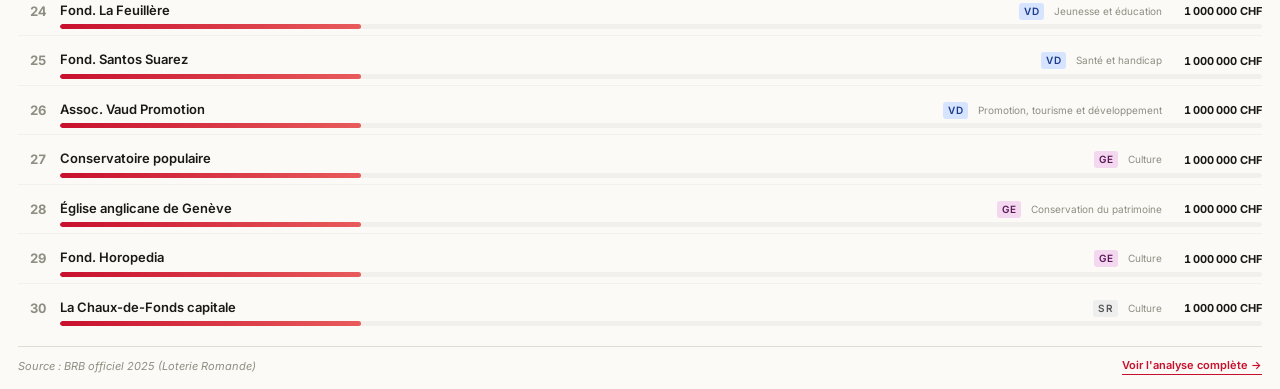
<file: docs/embed/top30.html>
<!doctype html>
<html lang="fr">
<head>
<meta charset="utf-8">
<meta name="viewport" content="width=device-width, initial-scale=1">
<title>Loro · Top 30 bénéficiaires 2025</title>
<meta name="description" content="Les 30 plus grands bénéficiaires de la Loterie Romande en 2025. Données BRB officielles.">
<meta name="robots" content="noindex">
<link rel="preconnect" href="https://fonts.googleapis.com">
<link rel="preconnect" href="https://fonts.gstatic.com" crossorigin>
<link href="https://fonts.googleapis.com/css2?family=Inter:wght@400;500;600;700&family=Source+Serif+Pro:wght@400;500;600&display=swap" rel="stylesheet">
<link rel="stylesheet" href="../css/style.css">
<link rel="stylesheet" href="embed.css">
</head>
<body>

<div class="embed-wrap">
  <header class="embed-head">
    <span class="embed-kicker">Loro · BRB 2025</span>
    <h1 class="embed-title">Top 30 bénéficiaires de la Loterie Romande</h1>
    <p class="embed-sub">Les 30 organisations qui ont reçu le plus de la Loterie Romande en 2025. Cliquez sur l'année pour explorer 2021–2024. Les pourcentages affichés sont calculés sur la somme du BRB de l'année (~206 M en 2025), pas sur le bénéfice net communiqué par Loro (252 M en 2025 — voir glossaire de l'analyse complète).</p>
  </header>

  <div class="embed-viz">
    <div id="viz-top30" class="viz"></div>
  </div>

  <footer class="embed-foot">
    <span class="embed-source">Source : BRB officiel 2025 (Loterie Romande)</span>
    <a class="embed-link" href="https://zufferdi.github.io/Loro/#acte-9" target="_blank" rel="noopener">Voir l'analyse complète →</a>
  </footer>
</div>

<script>
window.YEAR_TOTALS = {
  '2021': 175900000, '2022': 198500000, '2023': 218600000,
  '2024': 257600000, '2025': 252300000,
};
// aggregations.js fetch 'data/top30_*.json' — redirigé vers ../data
(function () {
  const origFetch = window.fetch;
  window.fetch = function (input, init) {
    if (typeof input === 'string' && input.startsWith('data/')) {
      input = '../' + input;
    }
    return origFetch(input, init);
  };
})();
</script>
<script src="../js/utils.js"></script>
<script src="../js/year_selector.js"></script>
<script src="../js/aggregations.js"></script>
<script src="embed.js"></script>
</body>
</html>
</file>
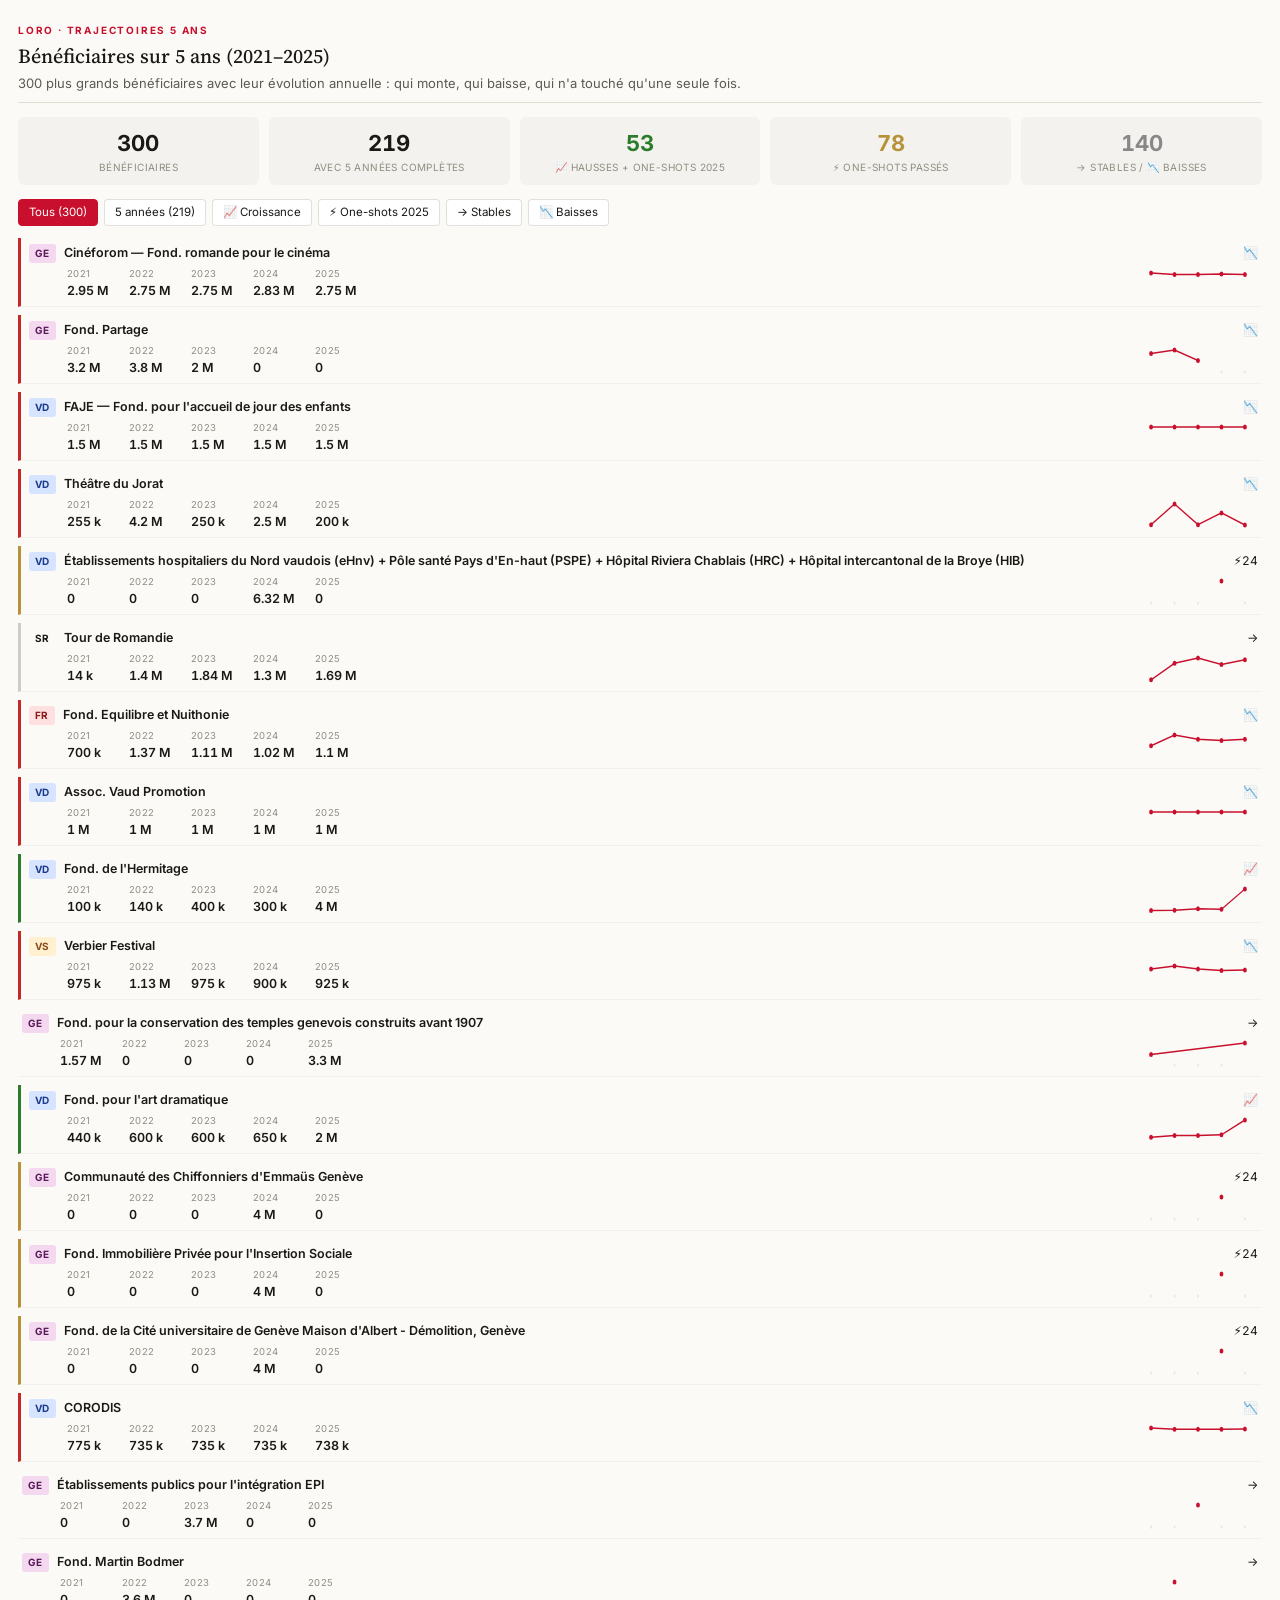
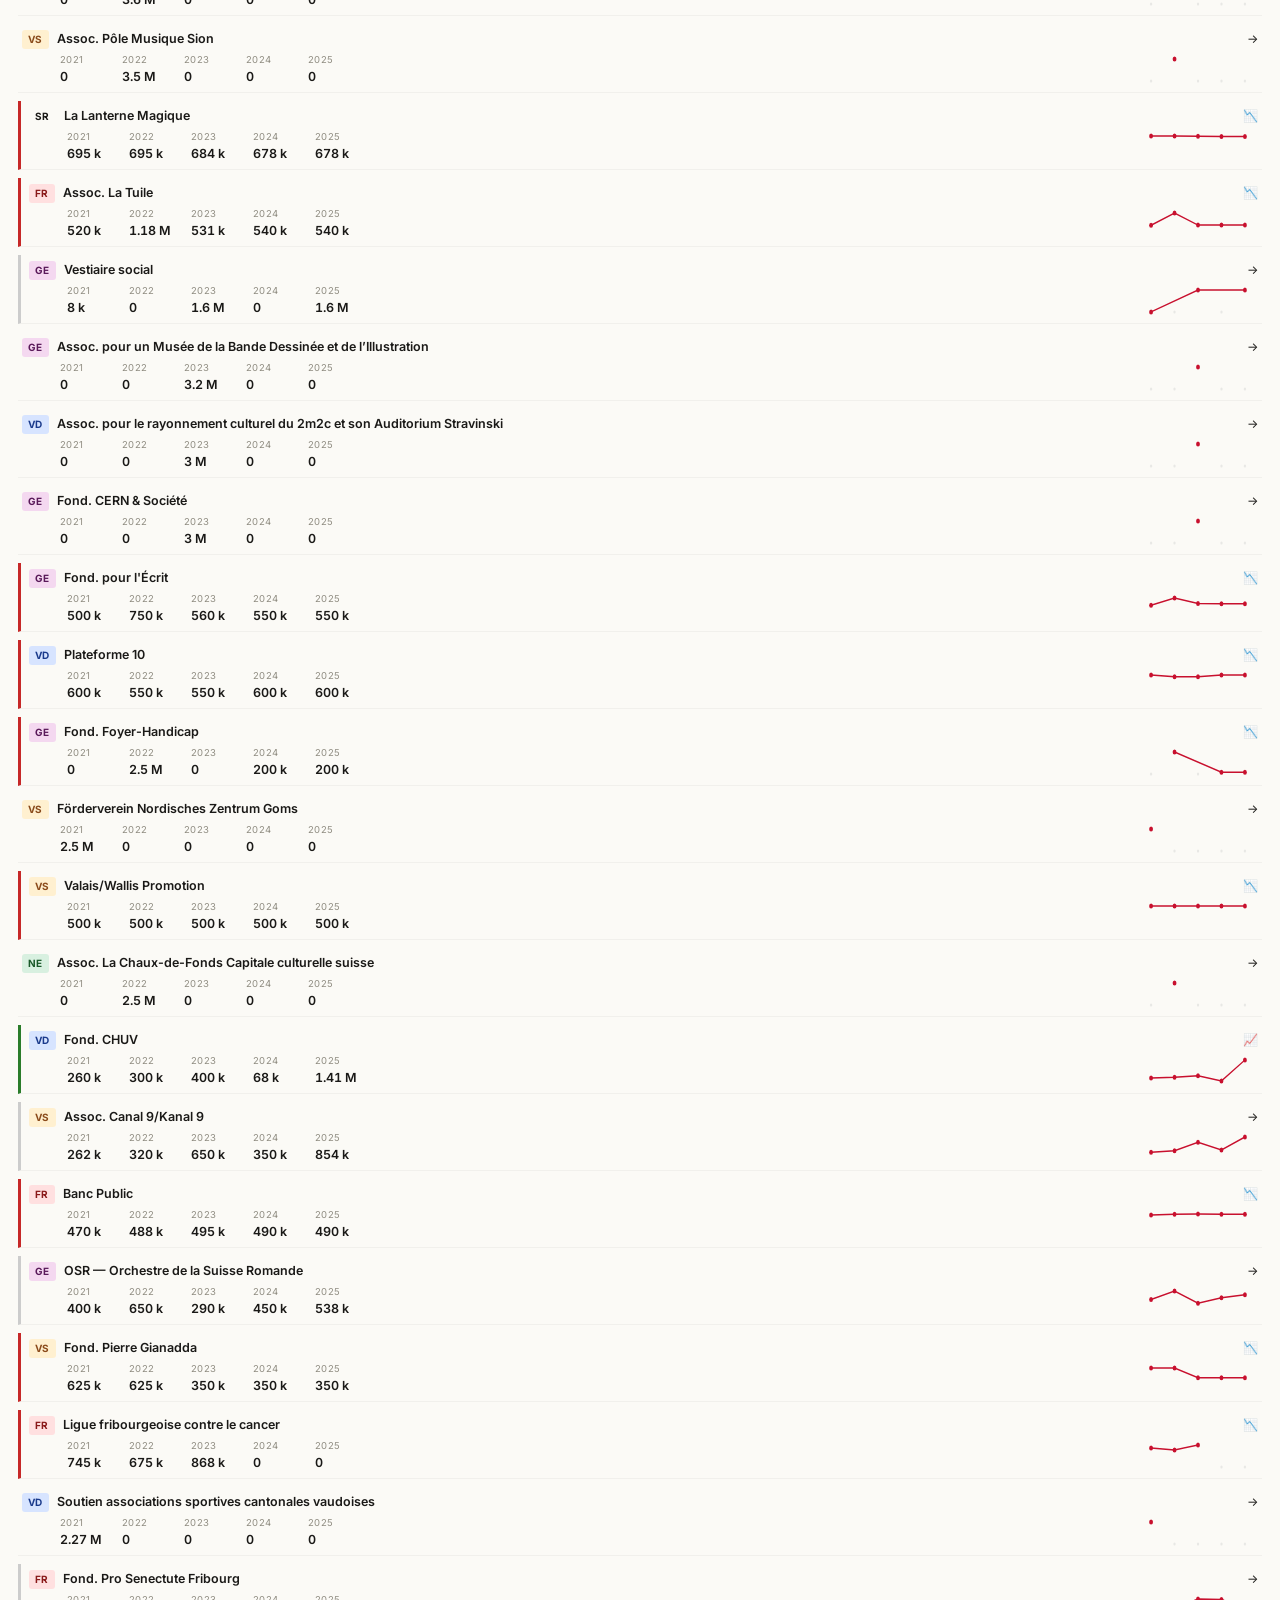
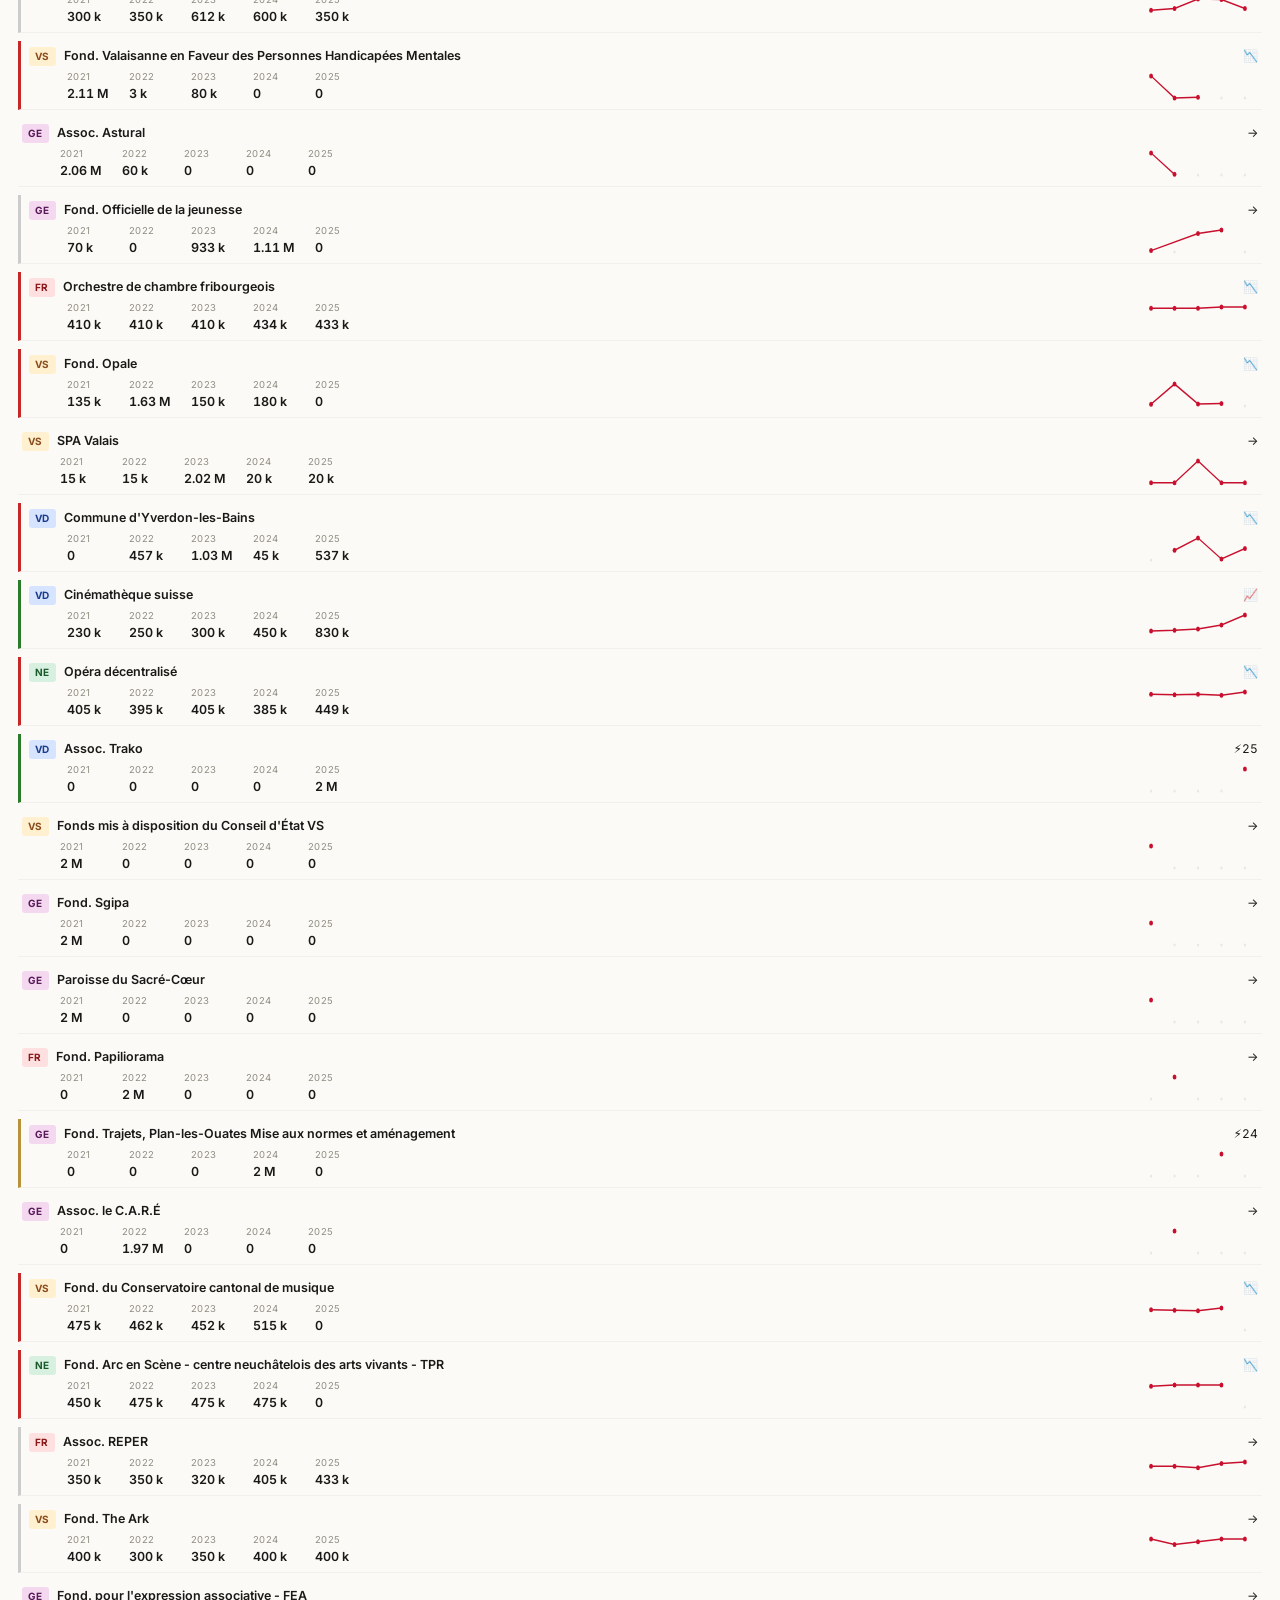
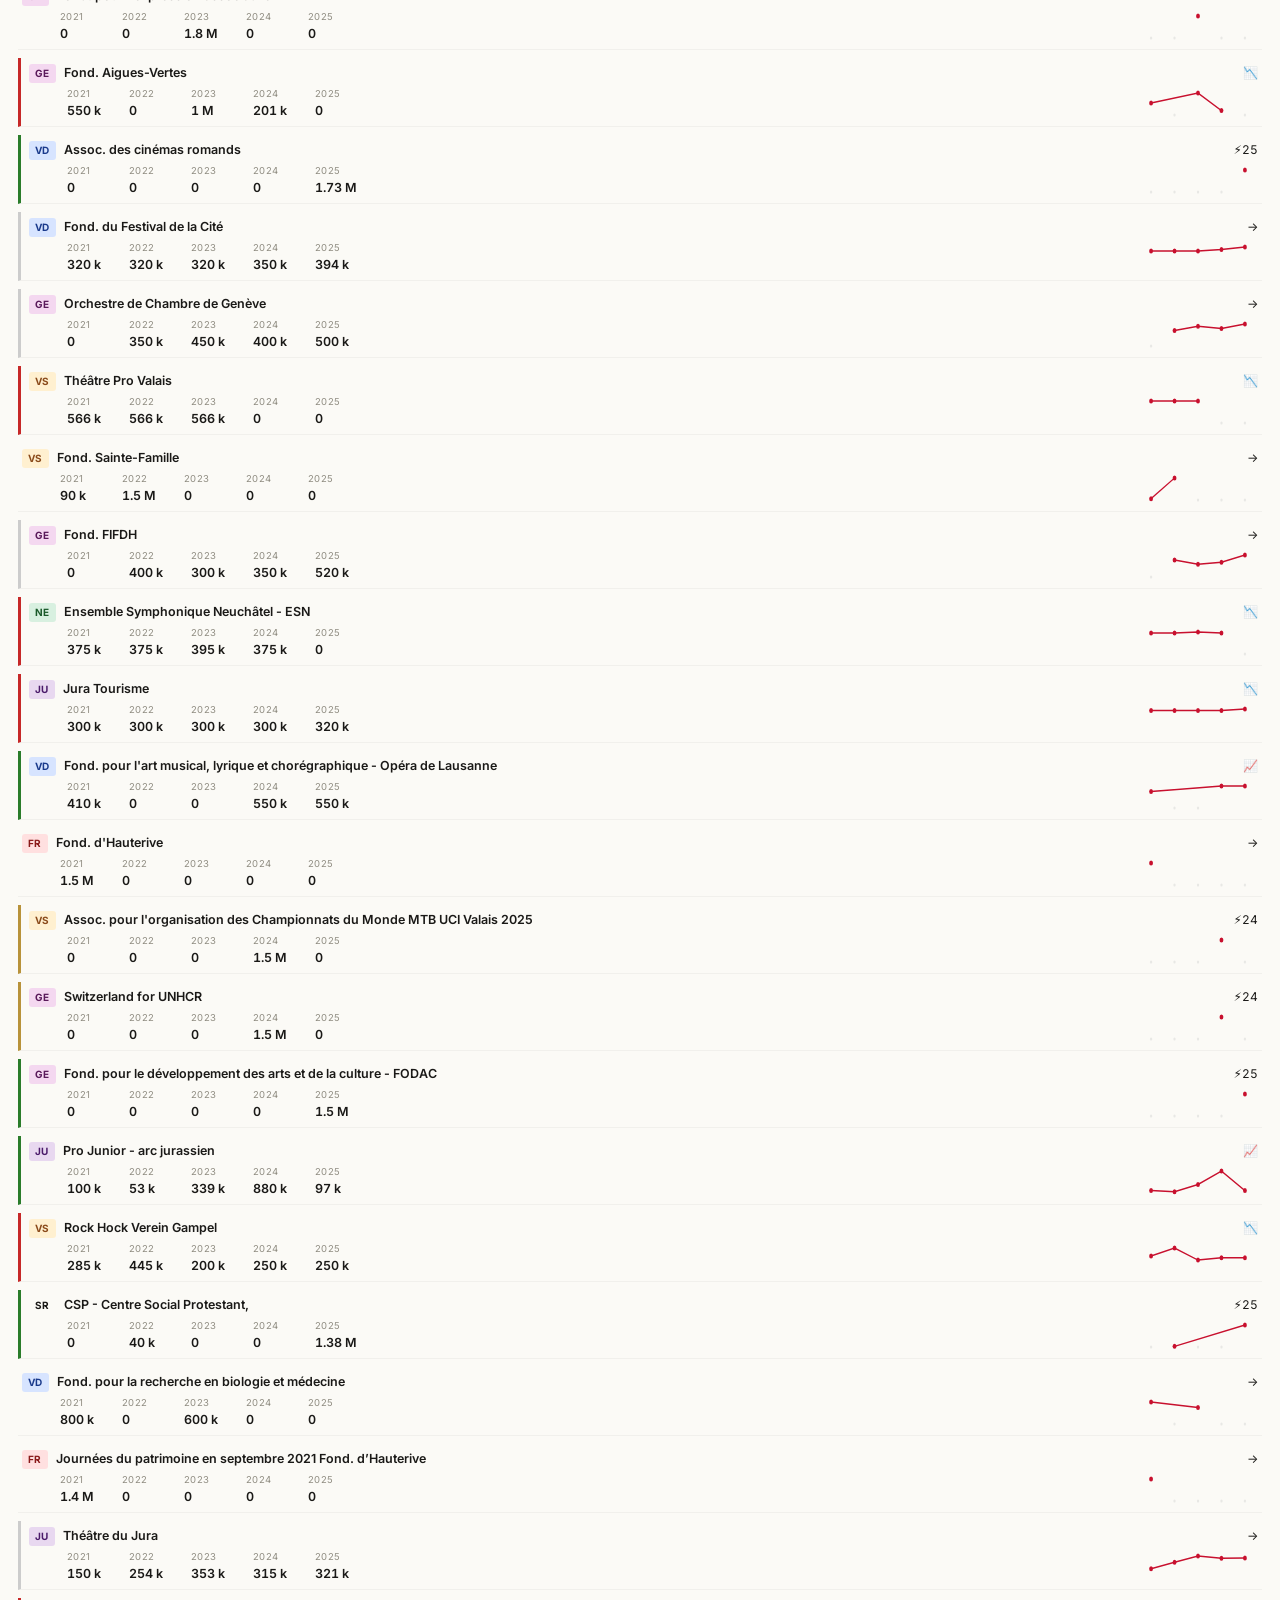
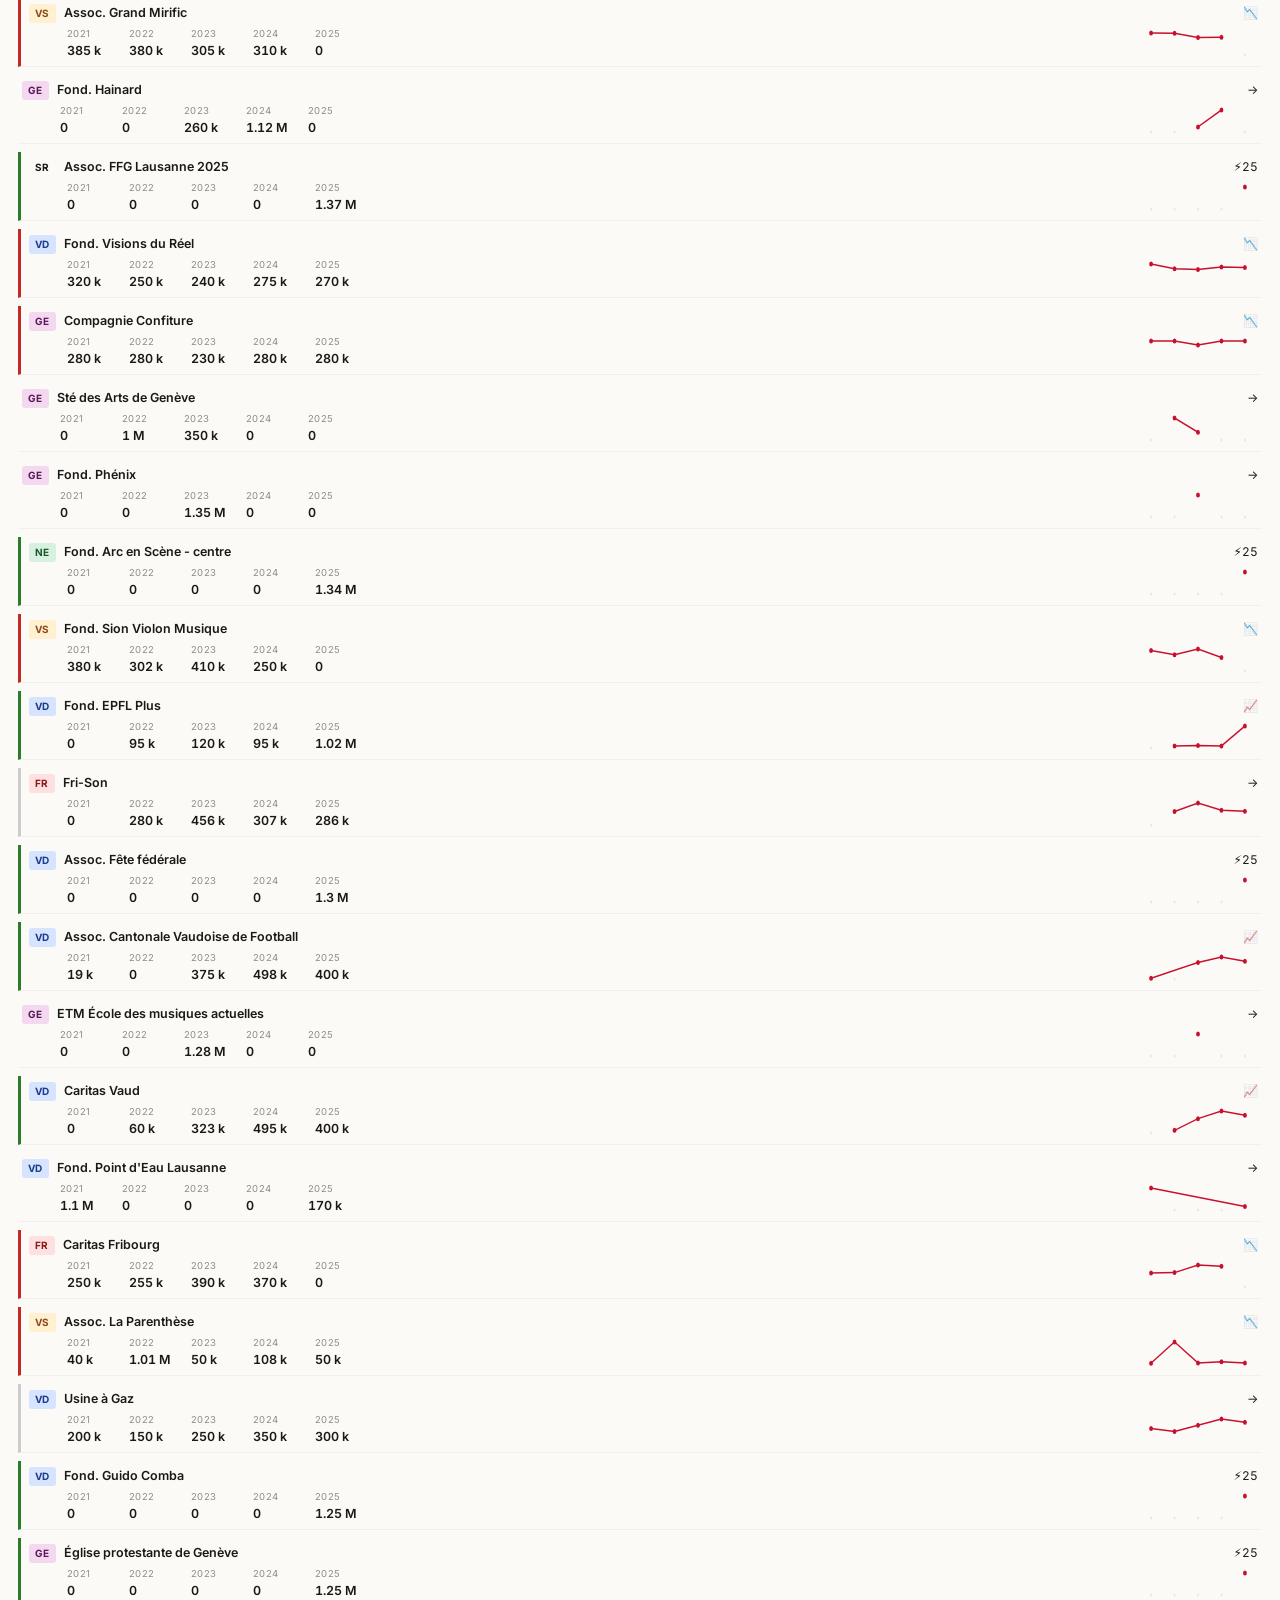
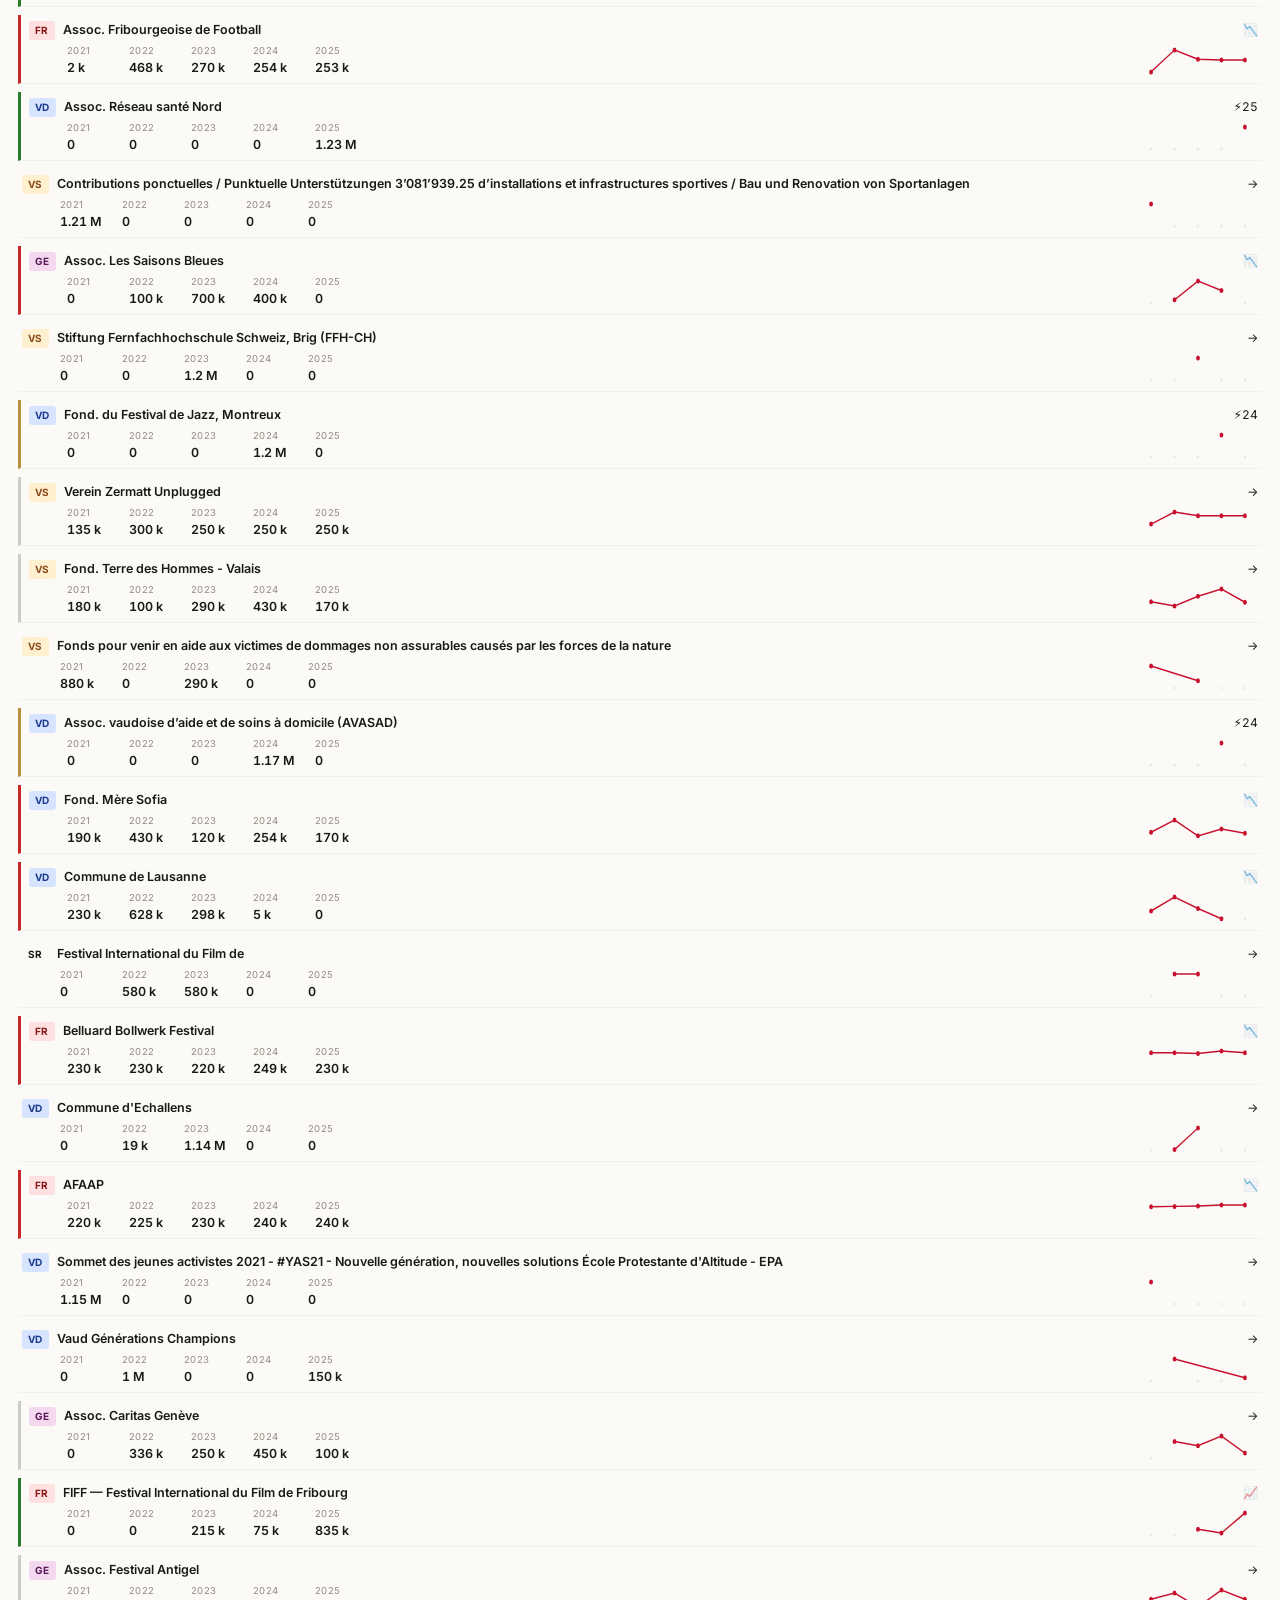
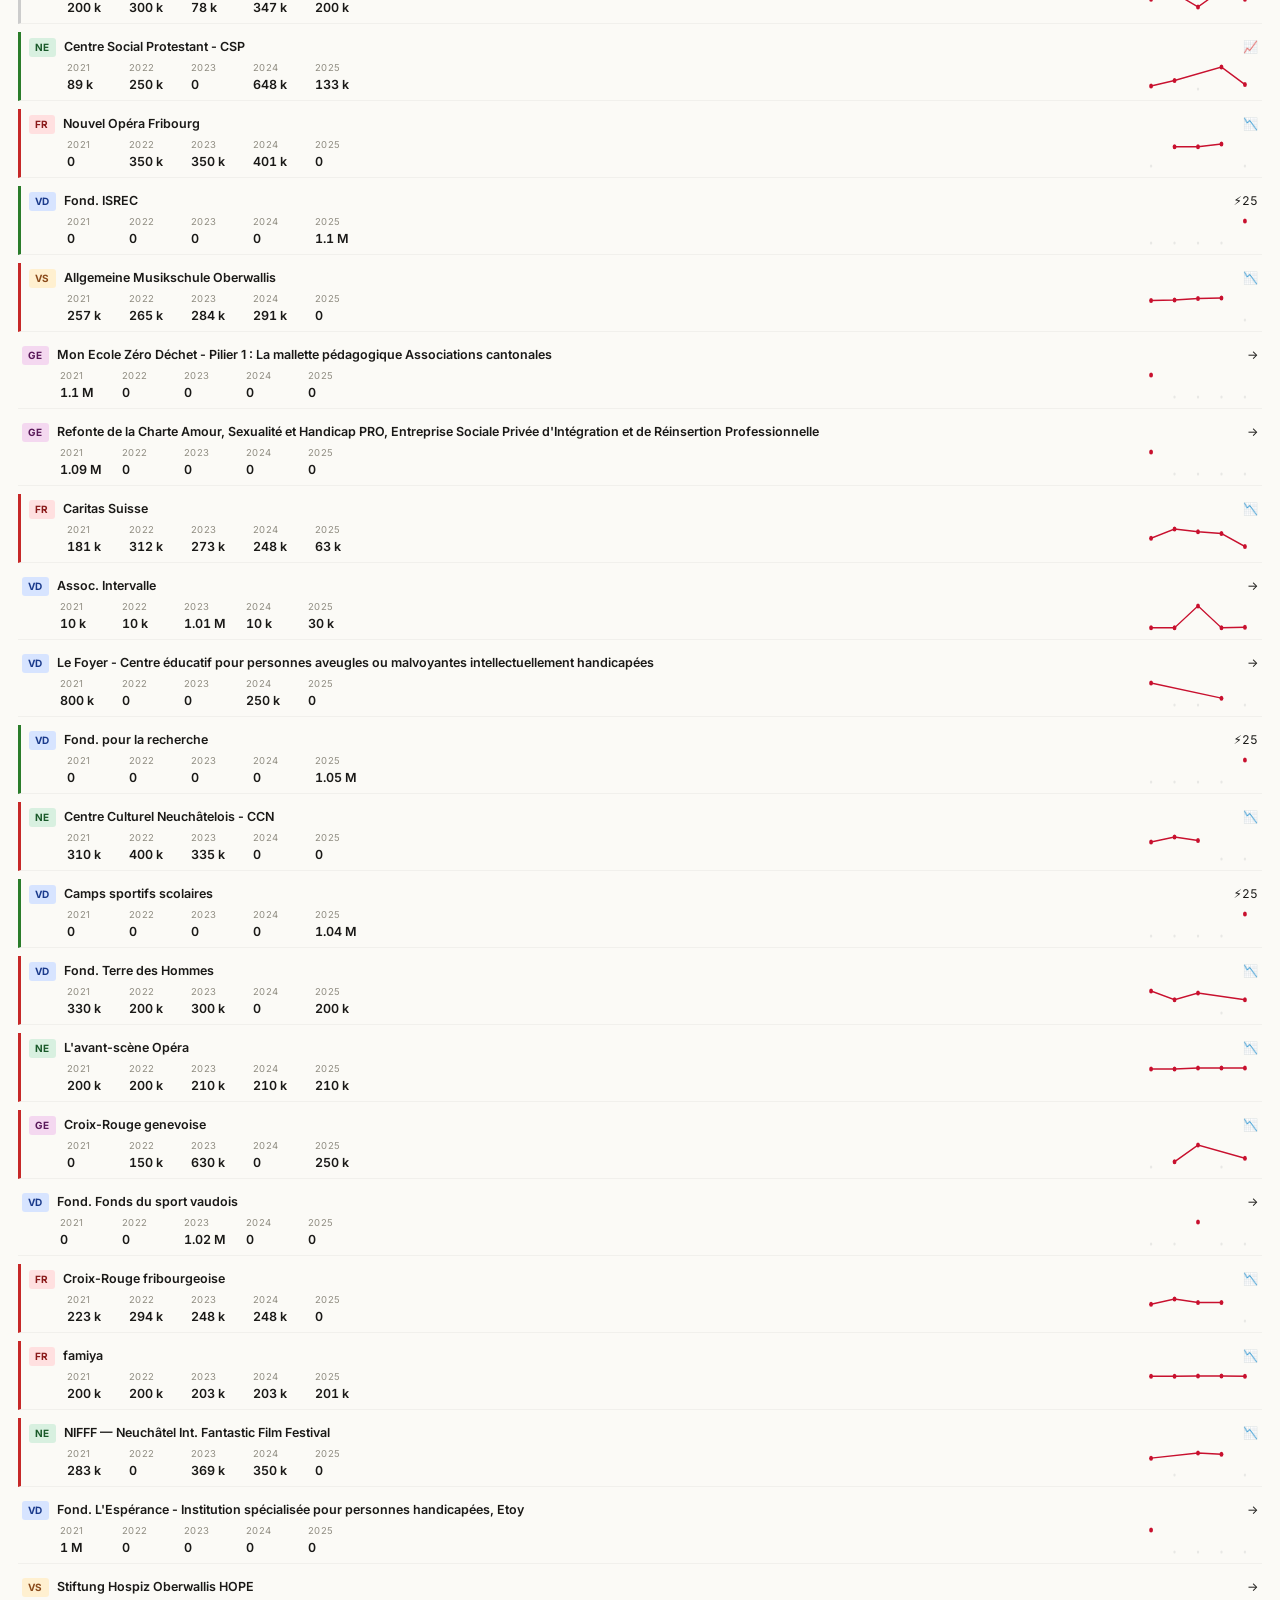
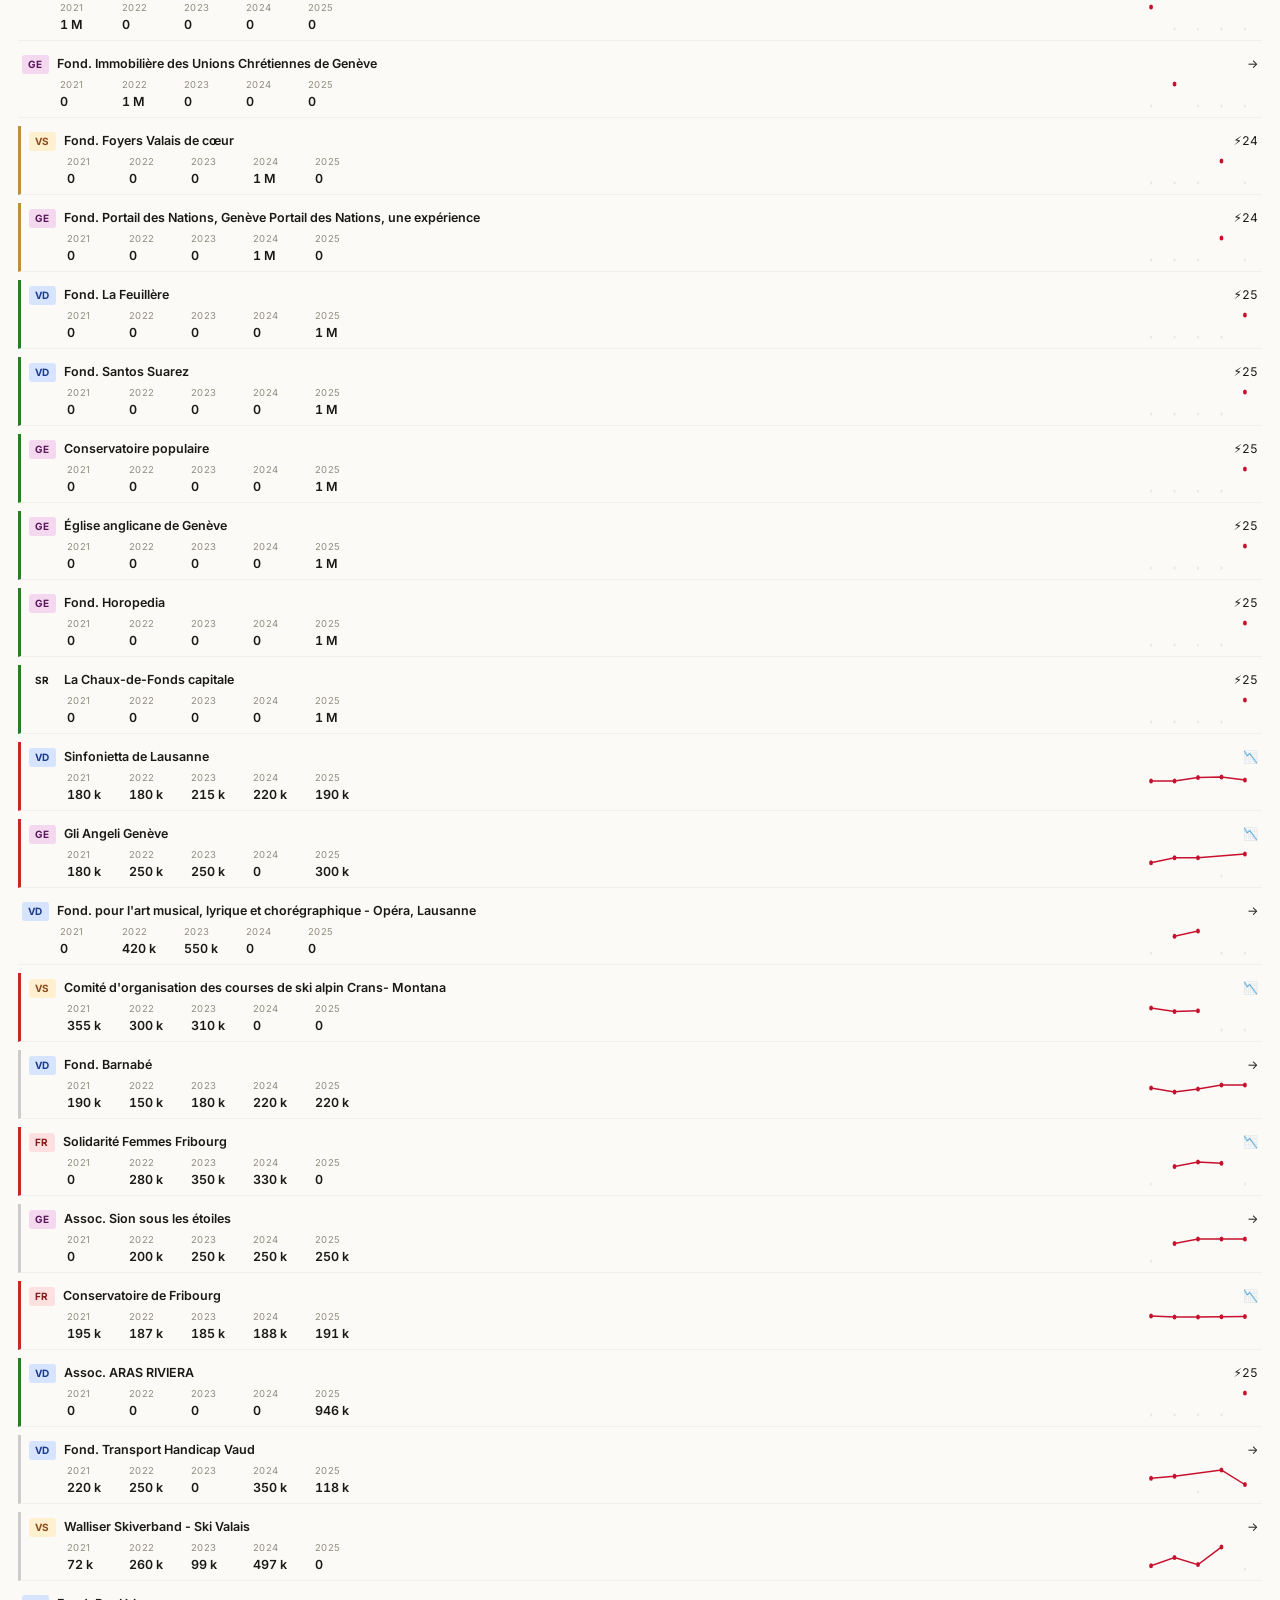
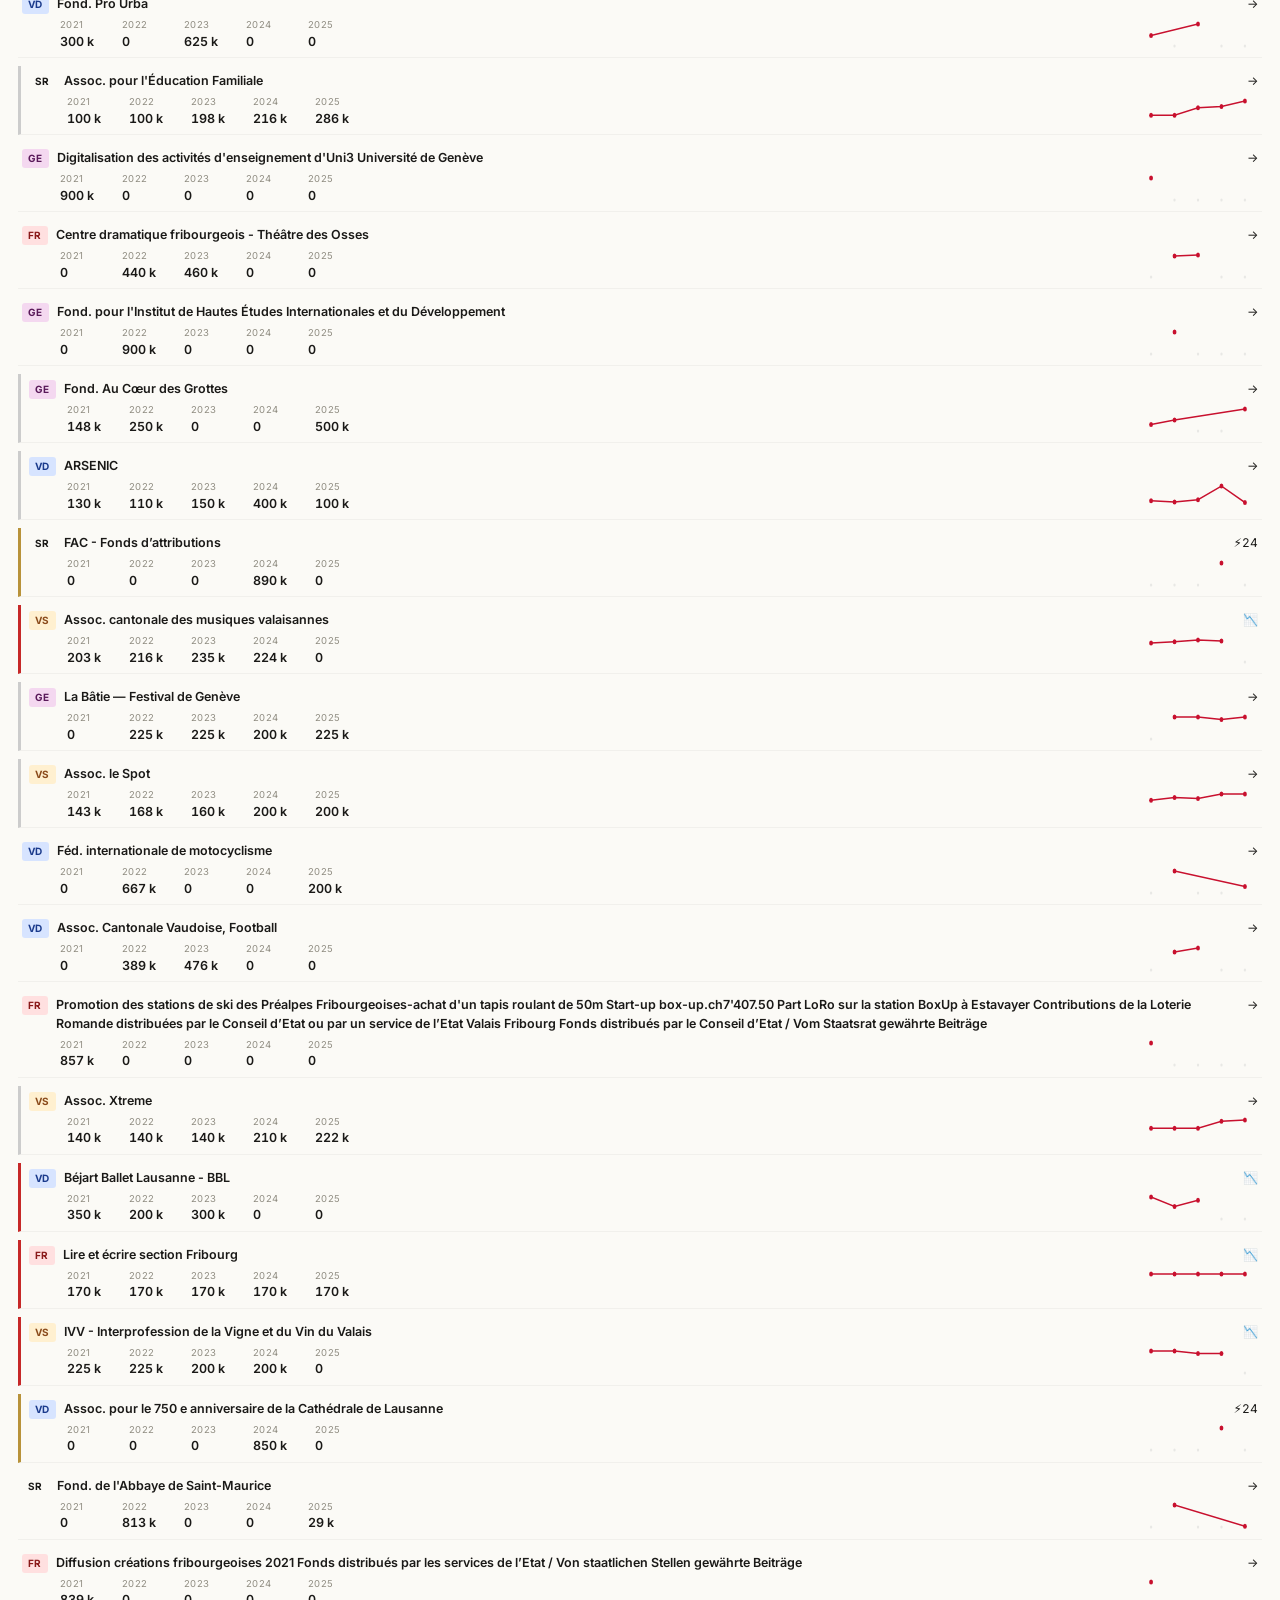
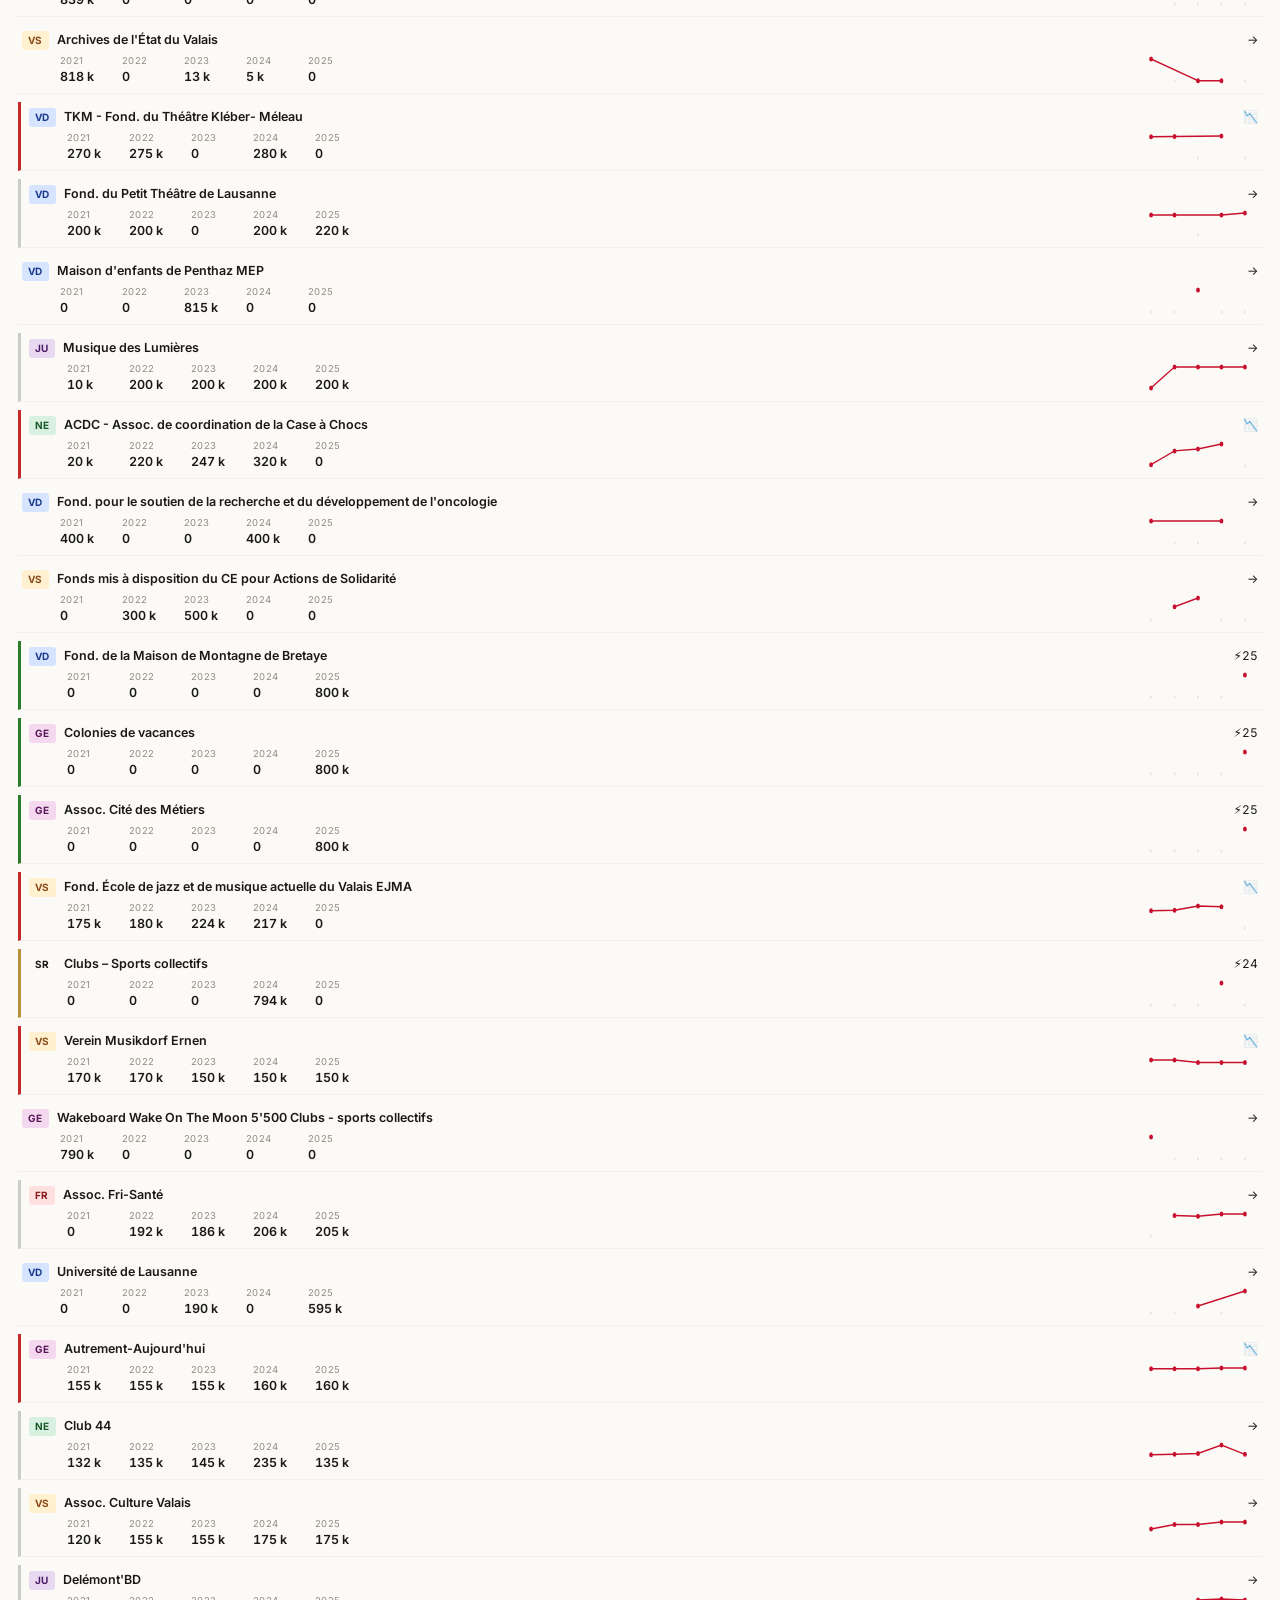
<file: docs/embed/trajectories.html>
<!doctype html>
<html lang="fr">
<head>
<meta charset="utf-8">
<meta name="viewport" content="width=device-width, initial-scale=1">
<title>Loro · Trajectoires 5 ans des bénéficiaires</title>
<meta name="description" content="Évolution 2021-2025 des 300 plus grands bénéficiaires de la Loterie Romande. Sparklines pour repérer hausses, baisses, one-shots.">
<meta name="robots" content="noindex">
<link rel="preconnect" href="https://fonts.googleapis.com">
<link rel="preconnect" href="https://fonts.gstatic.com" crossorigin>
<link href="https://fonts.googleapis.com/css2?family=Inter:wght@400;500;600;700&family=Source+Serif+Pro:wght@400;500;600&display=swap" rel="stylesheet">
<link rel="stylesheet" href="../css/style.css">
<link rel="stylesheet" href="embed.css">
</head>
<body>

<div class="embed-wrap">
  <header class="embed-head">
    <span class="embed-kicker">Loro · Trajectoires 5 ans</span>
    <h1 class="embed-title">Bénéficiaires sur 5 ans (2021–2025)</h1>
    <p class="embed-sub">300 plus grands bénéficiaires avec leur évolution annuelle : qui monte, qui baisse, qui n'a touché qu'une seule fois.</p>
  </header>

  <div class="embed-viz">
    <div id="viz-trajectories" class="viz"></div>
  </div>

  <footer class="embed-foot">
    <span class="embed-source">Source : BRB officiels 2021–2025, agrégation par nom canonique</span>
    <a class="embed-link" href="https://zufferdi.github.io/Loro/#acte-6" target="_blank" rel="noopener">Voir l'analyse complète →</a>
  </footer>
</div>

<script>
// Patch fetch pour chemins relatifs vers le parent
(function () {
  const origFetch = window.fetch;
  window.fetch = function (input, init) {
    if (typeof input === 'string' && input.startsWith('data/')) {
      input = '../' + input;
    }
    return origFetch(input, init);
  };
})();
</script>
<script src="../js/utils.js"></script>
<script src="../js/trajectories.js"></script>
<script src="embed.js"></script>
</body>
</html>
</file>
<file: docs/css/style.css>
/* =============================================================
   Loro Dataviz — feuille de style v2
   Refonte narrative : scrollytelling, contrastes, gros chiffres
   ============================================================= */

:root {
  --bg:          #fbfaf6;
  --bg-card:    #ffffff;
  --bg-soft:    #f1efe7;
  --bg-mute:    #f1efe7;
  --bg-dark:    #15140f;
  --ink:        #1a1917;
  --ink-soft:   #5c5a52;
  --ink-mute:   #908d82;
  --rule:        #e0ddd2;
  --rule-strong: #c9c5b6;

  --c-loro:     #c8102e;
  --c-loro-dark:#8a0a1f;
  --c-accent:   #1f6f5c;
  --c-warn:     #b8860b;
  --c-vd: #e44d4d;
  --c-fr: #5b8def;
  --c-vs: #f0a93d;
  --c-ne: #7c5bc7;
  --c-ge: #2ea08a;
  --c-ju: #c97b3a;

  --serif: 'Source Serif Pro', 'Iowan Old Style', 'Charter', Georgia, serif;
  --sans:  'Inter', system-ui, -apple-system, 'Segoe UI', Roboto, sans-serif;
  --mono:  'JetBrains Mono', 'SF Mono', Consolas, monospace;

  /* Largeur des colonnes
     - col-max (760px) : paragraphes narratifs, lisibilité optimale ~70 caractères/ligne
     - col-wide (1320px) : viz standards
     - col-xl (1500px) : viz qui ont besoin d'espace (BRB, Sankey, timeline éditoriale) */
  --col-max: 760px;
  --col-wide: 1320px;
  --col-xl: 1500px;
}

@media (prefers-color-scheme: dark) {
  :root {
    --bg:          #15140f;
    --bg-card:    #1f1d18;
    --bg-soft:    #25231d;
    --bg-mute:    #25231d;
    --bg-dark:    #0a0907;
    --ink:        #f1efe7;
    --ink-soft:   #b6b2a4;
    --ink-mute:   #7f7c70;
    --rule:        #322f27;
    --rule-strong: #4c4839;
    --c-loro:      #ed5a72;
  }
}

/* Override manuel : data-theme sur <html> bat le media query OS.
   Géré par le toggle dans le header (voir <script> en bas de index.html). */
html[data-theme="dark"] {
  --bg:          #15140f;
  --bg-card:    #1f1d18;
  --bg-soft:    #25231d;
  --bg-mute:    #25231d;
  --bg-dark:    #0a0907;
  --ink:        #f1efe7;
  --ink-soft:   #b6b2a4;
  --ink-mute:   #7f7c70;
  --rule:        #322f27;
  --rule-strong: #4c4839;
  --c-loro:      #ed5a72;
}
html[data-theme="light"] {
  --bg:          #fbfaf6;
  --bg-card:    #ffffff;
  --bg-soft:    #f1efe7;
  --bg-mute:    #f1efe7;
  --bg-dark:    #15140f;
  --ink:        #1a1917;
  --ink-soft:   #5c5a52;
  --ink-mute:   #908d82;
  --rule:        #e0ddd2;
  --rule-strong: #c9c5b6;
  --c-loro:     #c8102e;
}

/* Bouton toggle thème (header) */
.theme-toggle {
  background: transparent;
  border: 1px solid var(--rule);
  border-radius: 16px;
  padding: 4px 10px;
  cursor: pointer;
  font-size: 14px;
  color: var(--ink-mute);
  font-family: inherit;
  display: inline-flex;
  align-items: center;
  gap: 4px;
  transition: all 0.2s;
}
.theme-toggle:hover {
  color: var(--ink);
  border-color: var(--ink-soft);
}
.theme-toggle:focus-visible {
  outline: 2px solid var(--c-loro);
  outline-offset: 2px;
}
.theme-toggle .icon-sun  { display: none; }
.theme-toggle .icon-moon { display: inline; }
html[data-theme="dark"] .theme-toggle .icon-sun  { display: inline; }
html[data-theme="dark"] .theme-toggle .icon-moon { display: none; }
@media (prefers-color-scheme: dark) {
  html:not([data-theme="light"]) .theme-toggle .icon-sun  { display: inline; }
  html:not([data-theme="light"]) .theme-toggle .icon-moon { display: none; }
}

* { box-sizing: border-box; }

html, body {
  margin: 0; padding: 0;
  background: var(--bg); color: var(--ink);
  font-family: var(--sans);
  font-size: 17px; line-height: 1.65;
  -webkit-font-smoothing: antialiased;
  /* overflow-x: clip (not hidden) prevents horizontal scroll WITHOUT creating a scroll container,
     so position: sticky elements inside still observe the viewport as their reference frame.
     overflow: hidden would silently break every sticky element on the page. */
  overflow-x: clip;
}

a { color: var(--c-loro); text-decoration: none; border-bottom: 1px solid currentColor; }
a:hover { color: var(--c-loro-dark); }

/* ============ Navigation ============ */
.topnav {
  position: fixed; top: 0; left: 0; right: 0; z-index: 100;
  background: rgba(251, 250, 246, 0.92);
  backdrop-filter: blur(8px);
  -webkit-backdrop-filter: blur(8px);
  border-bottom: 1px solid var(--rule);
  padding: 10px 24px;
  display: flex; align-items: center; gap: 16px;
  font-size: 12px;
}
@media (prefers-color-scheme: dark) { .topnav { background: rgba(21, 20, 15, 0.92); } }
.topnav .brand {
  font-weight: 700; letter-spacing: 0.06em;
  color: var(--c-loro); border: none;
  font-size: 11px;
}
.topnav .progress {
  flex: 1; height: 2px; background: var(--rule);
  margin: 0 16px; max-width: 280px;
  position: relative; border-radius: 999px;
}
.topnav .progress::after {
  content: ''; position: absolute; inset: 0;
  background: var(--c-loro);
  width: var(--progress, 0%);
  border-radius: 999px;
  transition: width 0.1s linear;
}
.topnav nav { display: flex; gap: 16px; flex-wrap: nowrap; }
.topnav nav a {
  color: var(--ink-soft); border-bottom: none;
  padding-bottom: 2px; white-space: nowrap;
}
.topnav nav a:hover { color: var(--ink); }
.topnav nav a.active { color: var(--c-loro); }
@media (max-width: 760px) {
  .topnav nav a:not(.always) { display: none; }
}

/* ============ Layout columns ============ */
.col { max-width: var(--col-max); margin: 0 auto; padding: 0 24px; }
.col-wide { max-width: var(--col-wide); margin: 0 auto; padding: 0 24px; }
.col-xl { max-width: var(--col-xl); margin: 0 auto; padding: 0 24px; }

/* ============ Hero ============ */
.hero {
  min-height: 100vh;
  display: flex; flex-direction: column;
  justify-content: center;
  padding: 120px 24px 80px;
  position: relative;
  background: var(--bg);
  text-align: center;
  overflow: hidden;
}
.hero .kicker {
  font-size: 11px; letter-spacing: 0.22em;
  text-transform: uppercase;
  color: var(--c-loro);
  font-weight: 600; margin-bottom: 24px;
}
.hero .huge {
  font-family: var(--serif);
  font-weight: 400;
  font-size: clamp(64px, 14vw, 180px);
  line-height: 0.95;
  letter-spacing: -0.04em;
  color: var(--c-loro);
  margin: 0;
  font-variant-numeric: tabular-nums;
}
.hero .huge-unit {
  display: block;
  font-size: clamp(18px, 2.5vw, 28px);
  font-weight: 400;
  color: var(--ink-soft);
  font-style: italic;
  letter-spacing: 0;
  margin-top: 12px;
}
.hero h1 {
  font-family: var(--serif);
  font-weight: 400;
  font-size: clamp(28px, 4.5vw, 48px);
  line-height: 1.15;
  letter-spacing: -0.01em;
  margin: 60px auto 24px;
  max-width: 22ch;
  color: var(--ink);
}
.hero h1 em { font-style: italic; color: var(--c-loro); }
.hero .lede {
  font-size: 18px;
  color: var(--ink-soft);
  max-width: 56ch;
  margin: 0 auto 60px;
}
.hero .scroll-hint {
  position: absolute;
  bottom: 32px; left: 50%;
  transform: translateX(-50%);
  font-size: 11px; letter-spacing: 0.18em;
  text-transform: uppercase;
  color: var(--ink-mute);
  animation: bob 2s ease-in-out infinite;
}
@keyframes bob {
  0%,100% { transform: translateX(-50%) translateY(0); }
  50%     { transform: translateX(-50%) translateY(8px); }
}

/* ============ Chapter intro ============ */
.chapter-intro {
  padding: 140px 24px 80px;
  text-align: center;
  background: var(--bg);
  border-top: 1px solid var(--rule);
}
.chapter-intro .num {
  font-family: var(--serif);
  font-size: 14px; letter-spacing: 0.2em;
  text-transform: uppercase;
  color: var(--c-loro);
  font-weight: 600;
  margin-bottom: 24px;
  font-style: italic;
}
.chapter-intro h2 {
  font-family: var(--serif);
  font-weight: 400;
  font-size: clamp(32px, 5vw, 56px);
  line-height: 1.12;
  letter-spacing: -0.015em;
  margin: 0 auto 28px;
  max-width: 20ch;
  color: var(--ink);
}
.chapter-intro h2 em { font-style: italic; color: var(--c-loro); }
.chapter-intro p.dek {
  font-size: 19px;
  color: var(--ink-soft);
  max-width: 56ch;
  margin: 0 auto;
  line-height: 1.6;
}

/* ============ Full-bleed dark section ============ */
.fullbleed {
  background: var(--bg-dark);
  color: #f1efe7;
  padding: 140px 24px;
  text-align: center;
  position: relative;
}
.fullbleed .num {
  font-family: var(--serif);
  font-size: clamp(80px, 16vw, 220px);
  font-weight: 400;
  letter-spacing: -0.04em;
  line-height: 0.95;
  color: #fff;
  margin: 0;
  font-variant-numeric: tabular-nums;
}
.fullbleed .num em { font-style: italic; color: var(--c-loro); }
.fullbleed .label {
  font-size: 14px; letter-spacing: 0.18em;
  text-transform: uppercase;
  color: rgba(241,239,231,0.55);
  margin-top: 32px; margin-bottom: 24px;
  font-weight: 500;
}
.fullbleed .ctx {
  font-family: var(--serif);
  font-size: clamp(20px, 2.5vw, 28px);
  font-style: italic;
  color: rgba(241,239,231,0.85);
  max-width: 32ch;
  margin: 0 auto;
  line-height: 1.5;
}

/* ============ Scrollytelling ============ */
.scrolly {
  position: relative;
  display: grid;
  grid-template-columns: minmax(0, 1.5fr) minmax(0, 1fr);
  gap: 32px;
  max-width: 1400px;
  margin: 0 auto;
  padding: 40px 24px 60px;
}
@media (max-width: 1100px) {
  .scrolly { grid-template-columns: minmax(0, 1.3fr) minmax(0, 1fr); gap: 20px; }
}
@media (max-width: 900px) {
  .scrolly { grid-template-columns: 1fr; gap: 0; }
}
.scrolly .graphic {
  position: sticky;
  top: 60px;
  /* CRITICAL: align-self: start prevents the grid item from stretching to fill the entire grid row.
     Without this, the sticky element is as tall as the steps column (4580px), so its sticky top
     never engages — it just scrolls with the page like position: static. */
  align-self: start;
  height: calc(100vh - 100px);
  min-height: 500px;
  display: flex; align-items: center; justify-content: center;
  padding: 12px;
}
@media (max-width: 900px) {
  .scrolly .graphic {
    position: sticky;
    top: 50px;
    align-self: start;
    height: 55vh;
    min-height: 380px;
    background: var(--bg);
    z-index: 2;
    box-shadow: 0 8px 16px -8px rgba(0,0,0,0.1);
  }
}
.scrolly .steps {
  padding: 30vh 0;
}
@media (max-width: 900px) {
  .scrolly .steps { padding: 10vh 0 30vh; }
}
.step {
  min-height: 80vh;
  display: flex; align-items: center;
  padding: 40px 20px;
  margin-bottom: 20vh;
}
.step .step-card {
  background: var(--bg-card);
  border: 1px solid var(--rule);
  border-radius: 6px;
  padding: 28px 32px;
  box-shadow: 0 12px 32px -16px rgba(0,0,0,0.15);
  opacity: 0.35;
  transform: translateY(20px);
  transition: opacity 0.4s, transform 0.4s;
}
.step.is-active .step-card {
  opacity: 1;
  transform: translateY(0);
}
.step-card .step-kicker {
  font-size: 11px; letter-spacing: 0.16em;
  text-transform: uppercase;
  color: var(--c-loro);
  font-weight: 600;
  margin-bottom: 10px;
}
.step-card h3 {
  font-family: var(--serif);
  font-weight: 400;
  font-size: 26px;
  line-height: 1.25;
  margin: 0 0 14px;
  letter-spacing: -0.01em;
}
.step-card h3 em { font-style: italic; color: var(--c-loro); }
.step-card p {
  margin: 0 0 12px;
  font-size: 16px;
  color: var(--ink-soft);
  line-height: 1.6;
}
.step-card .big-stat {
  font-family: var(--serif);
  font-size: 38px;
  font-weight: 400;
  color: var(--c-loro);
  line-height: 1;
  margin: 12px 0 6px;
  letter-spacing: -0.01em;
}
.step-card .stat-label {
  font-size: 13px;
  color: var(--ink-mute);
  text-transform: uppercase;
  letter-spacing: 0.08em;
}

/* ============ Standalone viz section ============ */
section.standalone { padding: 60px 0; }
.viz-card {
  background: var(--bg-card);
  border: 1px solid var(--rule);
  border-radius: 6px;
  padding: 28px;
  margin: 24px 0;
  transition: box-shadow 0.25s ease, border-color 0.25s ease;
}
.viz-card:hover {
  box-shadow: 0 8px 24px rgba(0, 0, 0, 0.05);
  border-color: var(--rule-strong);
}
@media (prefers-color-scheme: dark) {
  .viz-card:hover {
    box-shadow: 0 8px 24px rgba(0, 0, 0, 0.3);
  }
}
.viz-title {
  font-family: var(--serif);
  font-size: 22px;
  margin: 0 0 6px;
  font-weight: 400;
}
.viz-subtitle {
  font-size: 13px;
  color: var(--ink-soft);
  margin: 0 0 24px;
}
.viz-footer {
  margin-top: 20px;
  font-size: 12px;
  color: var(--ink-mute);
  border-top: 1px solid var(--rule);
  padding-top: 14px;
  display: flex; justify-content: space-between;
  flex-wrap: wrap; gap: 8px;
}

/* Note "qualité des données" — informationnelle, non-intrusive */
.viz-quality-note {
  font-size: 12px;
  line-height: 1.55;
  color: var(--ink-soft);
  background: var(--bg-soft);
  border-left: 3px solid var(--c-accent);
  padding: 10px 14px;
  margin: 0 0 18px;
  border-radius: 0 4px 4px 0;
}
.viz-quality-note strong { color: var(--ink); }
.viz-quality-note a { color: var(--c-accent); }

/* Petit badge agrégat inline pour la subtitle (pas interactif) */
.brb-agg-badge-inline {
  display: inline-block;
  font-family: var(--mono);
  font-size: 10px;
  font-weight: 600;
  padding: 1px 5px;
  border-radius: 3px;
  background: var(--c-accent);
  color: #fff;
  vertical-align: 1px;
}

/* ===== Multi-cantons stacked bar (Pass 2 — D) ===== */
.brb-multi-row {
  display: grid;
  grid-template-columns: 28px minmax(160px, 1fr) minmax(360px, 2fr) 100px;
  gap: 14px;
  align-items: center;
  padding: 10px 0;
  border-bottom: 1px solid var(--rule);
}
.brb-multi-row:last-child { border-bottom: none; }
.brb-multi-rank {
  font-family: var(--serif);
  color: var(--ink-mute);
  font-size: 14px;
  font-style: italic;
  text-align: right;
}
.brb-multi-name { font-size: 14px; font-weight: 500; line-height: 1.3; }
.brb-multi-meta {
  font-size: 11px;
  color: var(--ink-soft);
  margin-top: 2px;
}
.brb-multi-bar-wrap {
  position: relative;
  height: 22px;
  background: var(--bg-soft);
  border-radius: 3px;
  overflow: hidden;
  display: flex;
}
.brb-multi-seg {
  height: 100%;
  position: relative;
  transition: opacity 0.15s ease;
  cursor: pointer;
}
.brb-multi-seg:hover { opacity: 0.82; }
.brb-multi-seg-label {
  position: absolute;
  inset: 0;
  display: flex; align-items: center; justify-content: center;
  font-size: 10px;
  font-weight: 600;
  color: #fff;
  text-shadow: 0 0 2px rgba(0,0,0,0.45);
  pointer-events: none;
  overflow: hidden;
}
.brb-multi-total {
  font-family: var(--serif);
  font-size: 16px;
  text-align: right;
  color: var(--ink);
}
.brb-multi-total span {
  display: block;
  font-family: var(--sans);
  font-size: 10px;
  color: var(--ink-mute);
  font-weight: 400;
}
.brb-multi-legend {
  display: flex; flex-wrap: wrap; gap: 14px;
  font-size: 12px;
  color: var(--ink-soft);
  margin-bottom: 14px;
  padding-bottom: 12px;
  border-bottom: 1px solid var(--rule);
}
.brb-multi-legend-item {
  display: flex; align-items: center; gap: 6px;
}
.brb-multi-legend-swatch {
  width: 11px; height: 11px;
  border-radius: 2px;
  display: inline-block;
}
@media (max-width: 720px) {
  .brb-multi-row {
    grid-template-columns: 22px 1fr 80px;
    grid-template-areas:
      "rank name total"
      ".    bar  bar";
    gap: 8px 10px;
  }
  .brb-multi-rank { grid-area: rank; }
  .brb-multi-name-cell { grid-area: name; }
  .brb-multi-bar-wrap { grid-area: bar; }
  .brb-multi-total { grid-area: total; font-size: 13px; }
  .brb-multi-name { font-size: 13px; }
}

/* ============ Controls ============ */
.controls {
  display: flex; gap: 8px; flex-wrap: wrap;
  margin-bottom: 18px;
}
.btn {
  background: var(--bg);
  border: 1px solid var(--rule-strong);
  color: var(--ink-soft);
  font-family: var(--sans);
  font-size: 13px;
  padding: 7px 14px;
  border-radius: 999px;
  cursor: pointer;
  transition: all 0.15s;
}
.btn:hover { border-color: var(--ink-soft); color: var(--ink); }
.btn.active { background: var(--ink); color: var(--bg); border-color: var(--ink); }

input[type="range"] {
  -webkit-appearance: none; appearance: none;
  width: 100%; height: 4px;
  background: var(--rule-strong);
  border-radius: 999px; outline: none;
}
input[type="range"]::-webkit-slider-thumb {
  -webkit-appearance: none; appearance: none;
  width: 18px; height: 18px; border-radius: 50%;
  background: var(--c-loro); cursor: pointer;
  border: 2px solid var(--bg);
}
input[type="range"]::-moz-range-thumb {
  width: 18px; height: 18px; border-radius: 50%;
  background: var(--c-loro); cursor: pointer;
  border: 2px solid var(--bg);
}
input[type="search"], input[type="text"], select {
  background: var(--bg);
  border: 1px solid var(--rule-strong);
  color: var(--ink);
  font: inherit; font-size: 14px;
  padding: 9px 14px;
  border-radius: 4px; outline: none;
  width: 100%;
}
input[type="search"]:focus, input[type="text"]:focus, select:focus {
  border-color: var(--c-loro);
}

/* ============ Tooltip ============ */
.tooltip {
  position: fixed;
  background: var(--ink); color: var(--bg);
  padding: 10px 14px;
  border-radius: 6px;
  font-size: 13px;
  pointer-events: none;
  opacity: 0;
  transition: opacity 0.1s;
  z-index: 200;
  max-width: 280px;
  line-height: 1.5;
}
.tooltip.show { opacity: 1; }
.tooltip .t-title { font-weight: 600; margin-bottom: 4px; }
.tooltip .t-meta { color: var(--ink-mute); font-size: 11px; margin-top: 4px; }

/* ============ Citations ============ */
.citation {
  font-family: var(--serif);
  font-style: italic;
  color: var(--ink-soft);
  border-left: 3px solid var(--c-loro);
  padding: 6px 0 6px 20px;
  margin: 24px 0;
  font-size: 17px;
  line-height: 1.55;
}
.citation .src {
  display: block;
  font-style: normal;
  font-family: var(--sans);
  font-size: 12px;
  color: var(--ink-mute);
  margin-top: 8px;
  letter-spacing: 0.04em;
  text-transform: uppercase;
}

/* ============ Stat grid ============ */
.stat-row {
  display: grid;
  grid-template-columns: repeat(auto-fit, minmax(160px, 1fr));
  gap: 1px;
  background: var(--rule);
  border-top: 1px solid var(--rule);
  border-bottom: 1px solid var(--rule);
}
.stat-row .stat {
  background: var(--bg);
  padding: 28px 20px;
  text-align: center;
}
.stat .label {
  font-size: 11px; letter-spacing: 0.14em;
  text-transform: uppercase;
  color: var(--ink-mute);
  margin-bottom: 8px;
}
.stat .value {
  font-family: var(--serif);
  font-size: 36px;
  font-weight: 400;
  letter-spacing: -0.02em;
  color: var(--c-loro);
}
.stat .sub {
  font-size: 12px; color: var(--ink-soft); margin-top: 4px;
}

/* ============ Closing mosaic ============ */
.mosaic {
  display: grid;
  grid-template-columns: repeat(auto-fill, minmax(140px, 1fr));
  gap: 2px;
  background: var(--rule);
  border-top: 1px solid var(--rule);
  border-bottom: 1px solid var(--rule);
  margin: 40px 0;
}
.mosaic .cell {
  background: var(--bg);
  padding: 18px 16px;
  font-size: 12px;
  line-height: 1.35;
  display: flex; flex-direction: column; justify-content: space-between;
  min-height: 110px;
  transition: background 0.2s;
}
.mosaic .cell:hover { background: var(--bg-soft); cursor: pointer; }
.mosaic .cell .n { color: var(--ink); font-weight: 500; }
.mosaic .cell .v { font-family: var(--serif); color: var(--c-loro); margin-top: 6px; font-size: 14px; }

/* ============ Footer ============ */
footer.site-foot {
  border-top: 1px solid var(--rule);
  padding: 80px 24px 100px;
  text-align: center;
  font-size: 13px;
  color: var(--ink-soft);
}
footer.site-foot .signoff {
  font-family: var(--serif);
  font-size: 22px;
  font-style: italic;
  color: var(--ink);
  max-width: 30ch;
  margin: 0 auto 24px;
  line-height: 1.4;
}
footer.site-foot .links { margin-top: 24px; }
footer.site-foot .links a { margin: 0 12px; color: var(--ink-soft); }
footer.site-foot .last-updated {
  margin-top: 16px;
  font-size: 12px;
  color: var(--ink-mute);
  font-style: italic;
  letter-spacing: 0.02em;
}

/* ============ Explorer page ============ */
.explorer-grid {
  display: grid;
  grid-template-columns: 280px 1fr;
  gap: 32px;
  margin-top: 32px;
}
@media (max-width: 760px) {
  .explorer-grid { grid-template-columns: 1fr; }
}
.explorer-filters {
  position: sticky; top: 80px;
  align-self: flex-start;
}
.filter-group { margin-bottom: 24px; }
.filter-group h4 {
  font-size: 11px; letter-spacing: 0.1em;
  text-transform: uppercase;
  color: var(--ink-mute);
  margin: 0 0 10px;
}
.filter-group label {
  display: flex; align-items: center;
  gap: 8px; padding: 4px 0;
  font-size: 14px; cursor: pointer;
}
.filter-group label:hover { color: var(--c-loro); }
.results-meta {
  font-size: 13px;
  color: var(--ink-soft);
  margin-bottom: 16px;
}
.b-card {
  background: var(--bg-card);
  border: 1px solid var(--rule);
  border-radius: 4px;
  padding: 18px 22px;
  margin-bottom: 12px;
  display: grid;
  grid-template-columns: 1fr 240px 120px;
  gap: 18px;
  align-items: center;
}
@media (max-width: 700px) {
  .b-card { grid-template-columns: 1fr; }
}
.b-card .name { font-weight: 500; line-height: 1.4; }
.b-card .meta { font-size: 12px; color: var(--ink-soft); margin-top: 4px; }
.b-card .spark svg { width: 100%; height: 32px; display: block; }
.b-card .total { font-family: var(--serif); font-size: 20px; text-align: right; }
.b-card .total .unit { font-size: 12px; color: var(--ink-soft); }

/* ============ Helpers ============ */
.spacer-l { height: 80px; }
.spacer-m { height: 32px; }
.muted { color: var(--ink-mute); }
.note { font-size: 13px; color: var(--ink-soft); }

.reveal {
  opacity: 0;
  transform: translateY(20px);
  transition: opacity 0.6s ease-out, transform 0.6s ease-out;
}
.reveal.in { opacity: 1; transform: translateY(0); }

.highlight {
  background: linear-gradient(transparent 65%, rgba(200, 16, 46, 0.18) 65%);
  padding: 0 2px;
}

/* ============ Section comparaisons (après hero) ============ */
.comparisons-section {
  padding: 60px 0 80px;
  border-bottom: 1px solid var(--rule);
  background: var(--bg-soft);
}
.comp-intro {
  font-family: var(--serif);
  font-size: clamp(24px, 3.5vw, 36px);
  font-weight: 400;
  text-align: center;
  margin: 0 auto 40px;
  max-width: 24ch;
  line-height: 1.25;
  color: var(--ink);
  letter-spacing: -0.01em;
}
.comp-intro em { font-style: italic; color: var(--c-loro); }
.comp-grid {
  display: grid;
  grid-template-columns: repeat(auto-fit, minmax(220px, 1fr));
  gap: 1px;
  background: var(--rule);
  border-top: 1px solid var(--rule);
  border-bottom: 1px solid var(--rule);
}
.comp-cell {
  background: var(--bg);
  padding: 32px 24px;
  text-align: center;
}
.comp-n {
  font-family: var(--serif);
  font-weight: 400;
  font-size: clamp(36px, 5vw, 56px);
  color: var(--c-loro);
  line-height: 1;
  margin-bottom: 12px;
  letter-spacing: -0.02em;
  font-variant-numeric: tabular-nums;
}
.comp-label {
  font-family: var(--serif);
  font-style: italic;
  font-size: 16px;
  color: var(--ink);
  margin-bottom: 10px;
}
.comp-detail {
  font-size: 12px;
  color: var(--ink-mute);
  line-height: 1.4;
}
.comp-foot {
  font-size: 11px;
  color: var(--ink-mute);
  text-align: center;
  margin: 20px 0 0;
  font-style: italic;
}

/* ============ Mix par canton (small multiples) ============ */
.mc-grid {
  display: grid;
  grid-template-columns: repeat(auto-fit, minmax(240px, 1fr));
  gap: 16px;
  margin-bottom: 16px;
}
/* 3×2 forced on desktop : 3 cantons per row, 2 rows */
.mc-grid-3x2 {
  grid-template-columns: repeat(3, 1fr);
  gap: 20px;
}
@media (max-width: 920px) {
  .mc-grid-3x2 { grid-template-columns: repeat(2, 1fr); }
}
@media (max-width: 600px) {
  .mc-grid-3x2 { grid-template-columns: 1fr; }
}
.mc-cell {
  background: var(--bg);
  border: 1px solid var(--rule);
  border-radius: 4px;
  padding: 14px 16px;
  transition: border-color 0.2s;
}
.mc-cell:hover { border-color: var(--rule-strong); }
.mc-cell h4 {
  margin: 0 0 6px;
  font-size: 14px;
  font-weight: 600;
}
.mc-legend {
  display: flex; flex-wrap: wrap; gap: 14px;
  margin-top: 18px;
  padding-top: 16px;
  border-top: 1px solid var(--rule);
  font-size: 12px;
}
.mc-leg-item {
  display: inline-flex; align-items: center;
  gap: 6px;
  color: var(--ink-soft);
}
.mc-leg-item .sw {
  display: inline-block;
  width: 12px; height: 12px;
  border-radius: 2px;
}

/* ============ Gouvernance — table comparée ============ */
.gov-table-wrap { overflow-x: auto; }
.gov-table {
  width: 100%; border-collapse: collapse;
  margin: 16px 0;
  font-size: 14px;
}
.gov-table th, .gov-table td {
  border-bottom: 1px solid var(--rule);
  padding: 14px 12px;
  text-align: left;
  vertical-align: middle;
}
.gov-table th {
  background: var(--bg-soft);
  font-weight: 600;
  font-size: 11px;
  letter-spacing: 0.06em;
  text-transform: uppercase;
  color: var(--ink-soft);
}
.gov-table td.gov-num {
  font-family: var(--serif);
  font-size: 16px;
  text-align: right;
  font-variant-numeric: tabular-nums;
}
.gov-table td.gov-prel { min-width: 160px; }
.gov-prel-val {
  font-family: var(--serif);
  font-size: 18px;
  display: block;
  margin-bottom: 4px;
}
.gov-prel-bar {
  height: 5px; width: 100%;
  background: var(--rule);
  border-radius: 999px;
  overflow: hidden;
}
.gov-prel-fill {
  height: 100%;
  background: var(--c-loro);
  border-radius: 999px;
  transition: width 0.8s ease-out;
}
.gov-code {
  display: inline-block;
  font-size: 11px;
  color: var(--ink-mute);
  letter-spacing: 0.05em;
  margin-left: 6px;
}

/* ============ Stages stories (background variations) ============ */
.act-dark {
  background: var(--bg-dark);
  color: #f1efe7;
}
.act-dark h2 { color: #fff; }
.act-dark h2 em { color: var(--c-loro); }
.act-dark .dek { color: rgba(241,239,231,0.78); }
.act-dark .num { color: var(--c-loro); }

.act-tinted {
  background: var(--bg-soft);
}

/* ============ Événements marquants ============ */
.evenements-list {
  list-style: none;
  padding: 0;
  margin: 0;
  border-left: 2px solid var(--rule);
}
.evenement-item {
  display: flex;
  gap: 20px;
  padding: 14px 0 14px 20px;
  position: relative;
  border-bottom: 1px solid var(--rule);
}
.evenement-item::before {
  content: '';
  position: absolute;
  left: -7px;
  top: 22px;
  width: 12px;
  height: 12px;
  border-radius: 50%;
  background: var(--c-loro);
  border: 2px solid var(--bg);
}
.evenement-item:last-child { border-bottom: none; }
.ev-year {
  font-family: var(--serif);
  font-size: 22px;
  color: var(--c-loro);
  font-weight: 500;
  flex-shrink: 0;
  width: 50px;
  font-variant-numeric: tabular-nums;
}
.ev-content { flex: 1; }
.ev-label {
  font-weight: 600;
  font-size: 15px;
  margin-bottom: 4px;
  color: var(--ink);
}
.ev-detail {
  font-size: 13px;
  color: var(--ink-soft);
  line-height: 1.5;
}

/* ============================================================
   DÉPENDANCE PAR CANTON (Acte VI / Acte VIII)
   ============================================================ */
.dep-section-title {
  font-family: var(--serif, 'Source Serif Pro', serif);
  font-size: 22px;
  font-weight: 600;
  color: var(--ink);
  margin: 0 0 8px;
  letter-spacing: -0.01em;
}
.dep-section-sub {
  font-size: 14px;
  color: var(--ink-soft);
  margin: 0 0 22px;
  line-height: 1.6;
  max-width: 760px;
}

.dep-year-tabs .btn-year {
  background: transparent;
  border: 1.5px solid var(--ink-mute, #999);
  border-radius: 999px;
  padding: 5px 14px;
  font-family: inherit;
  font-size: 12.5px;
  font-weight: 500;
  cursor: pointer;
  color: var(--ink);
  transition: all 0.15s ease;
}
.dep-year-tabs .btn-year:hover {
  background: rgba(200, 16, 46, 0.06);
}
.dep-year-tabs .btn-year.active {
  background: #c8102e;
  border-color: #c8102e;
  color: #fff;
}

.canton-tabs {
  display: flex;
  flex-wrap: wrap;
  gap: 8px;
  margin: 18px 0 22px;
}
.canton-tab {
  background: transparent;
  border: 2px solid var(--ink-mute, #999);
  border-radius: 999px;
  padding: 7px 16px;
  font-family: inherit;
  font-size: 13px;
  font-weight: 500;
  cursor: pointer;
  color: var(--ink);
  transition: all 0.15s ease;
  display: inline-flex;
  align-items: center;
  gap: 8px;
}
.canton-tab:hover {
  background: rgba(0, 0, 0, 0.04);
}
.canton-tab.active {
  background: var(--ink);
  color: var(--bg);
  border-color: var(--ink);
}
.tab-canton-code {
  font-family: var(--serif, 'Source Serif Pro', serif);
  font-size: 14px;
  font-weight: 600;
  opacity: 0.85;
}
.tab-canton-name { font-size: 12.5px; }

.canton-summary { padding-bottom: 4px; }
.canton-summary strong { color: var(--ink); }

.benef-grid {
  display: grid;
  grid-template-columns: repeat(auto-fill, minmax(290px, 1fr));
  gap: 14px;
}
.benef-card {
  background: var(--bg-card, rgba(0, 0, 0, 0.025));
  border-left: 4px solid #888;
  border-radius: 4px;
  padding: 16px 18px;
  font-size: 13px;
  line-height: 1.5;
  transition: transform 0.15s ease, box-shadow 0.15s ease;
}
.benef-card:hover {
  transform: translateY(-2px);
  box-shadow: 0 6px 14px -8px rgba(0, 0, 0, 0.18);
}
.benef-card-top {
  display: flex;
  justify-content: space-between;
  align-items: baseline;
  gap: 10px;
  margin-bottom: 6px;
}
.benef-name {
  font-weight: 600;
  font-size: 14.5px;
  color: var(--ink);
  flex: 1;
  line-height: 1.3;
}
.benef-amount {
  font-family: var(--serif, 'Source Serif Pro', serif);
  font-size: 22px;
  font-weight: 600;
  flex-shrink: 0;
  line-height: 1;
}
.benef-meta {
  font-size: 11px;
  color: var(--ink-mute, #888);
  letter-spacing: 0.06em;
  text-transform: uppercase;
  margin-bottom: 8px;
}
.benef-narratif {
  font-size: 13px;
  color: var(--ink-soft);
  margin: 6px 0;
  line-height: 1.5;
}
.benef-pct {
  display: inline-block;
  margin-top: 8px;
  padding: 4px 10px;
  background: rgba(200, 16, 46, 0.1);
  border-left: 3px solid #c8102e;
  color: #c8102e;
  font-size: 12px;
  border-radius: 2px;
  font-weight: 500;
}
.benef-pct strong { font-size: 13.5px; }
.benef-source {
  font-size: 11px;
  color: var(--ink-mute, #888);
  margin-top: 10px;
  font-style: italic;
}

@media (prefers-color-scheme: dark) {
  .benef-card { background: rgba(255, 255, 255, 0.04); }
  .canton-tab:hover { background: rgba(255, 255, 255, 0.08); }
}

/* ============================================================
   ACTE IX — BRB 2025 EXPLORER / LONG-TAIL / GEOMAP
   ============================================================ */

.brb-controls {
  display: flex;
  flex-direction: column;
  gap: 16px;
  padding: 20px;
  background: var(--bg-soft, #faf8f3);
  border-radius: 12px;
  margin-bottom: 20px;
}

.brb-search {
  width: 100%;
  padding: 12px 16px;
  font-size: 15px;
  font-family: inherit;
  border: 1.5px solid #ddd;
  border-radius: 8px;
  background: #fff;
  transition: border-color 0.15s;
}
.brb-search:focus {
  outline: none;
  border-color: #c8102e;
}

.brb-filter-group {
  display: flex;
  flex-wrap: wrap;
  align-items: center;
  gap: 8px;
}

.brb-filter-label {
  font-size: 12px;
  font-weight: 600;
  color: #666;
  text-transform: uppercase;
  letter-spacing: 0.05em;
  margin-right: 4px;
}

.brb-pills {
  display: flex;
  flex-wrap: wrap;
  gap: 6px;
}

.brb-pill {
  --pill-color: #888;
  padding: 4px 12px;
  font-size: 12px;
  font-family: inherit;
  border: 1.5px solid var(--pill-color);
  border-radius: 999px;
  background: transparent;
  color: var(--pill-color);
  cursor: pointer;
  transition: all 0.15s;
  font-weight: 500;
}
.brb-pill:hover {
  background: var(--pill-color);
  color: #fff;
  opacity: 0.7;
}
.brb-pill.active {
  background: var(--pill-color);
  color: #fff;
}

.brb-sort {
  padding: 6px 12px;
  font-size: 13px;
  font-family: inherit;
  border: 1.5px solid #ddd;
  border-radius: 6px;
  background: #fff;
  cursor: pointer;
}
.brb-sort:focus { outline: none; border-color: #c8102e; }

.brb-stats {
  padding: 10px 4px;
  font-size: 13px;
  color: #666;
  border-top: 1px solid #eee;
  border-bottom: 1px solid #eee;
  margin-bottom: 10px;
}
.brb-stats strong { color: #222; }

.brb-list {
  max-height: 600px;
  overflow-y: auto;
  padding-right: 8px;
}

.brb-row {
  position: relative;
  display: flex;
  align-items: center;
  gap: 16px;
  padding: 12px 14px;
  border-bottom: 1px solid #eee;
  overflow: hidden;
}
.brb-row:hover { background: rgba(0,0,0,0.02); }
.brb-row:last-child { border-bottom: none; }

.brb-row-bar {
  position: absolute;
  left: 0;
  top: 0;
  bottom: 0;
  opacity: 0.07;
  pointer-events: none;
  transition: opacity 0.15s;
}
.brb-row:hover .brb-row-bar { opacity: 0.13; }

.brb-row-content {
  flex: 1;
  display: flex;
  flex-direction: column;
  gap: 3px;
  position: relative;
  z-index: 1;
  min-width: 0;
}

.brb-row-main {
  display: flex;
  align-items: baseline;
  gap: 8px;
  flex-wrap: wrap;
}

.brb-canton-tag {
  font-size: 10px;
  font-weight: 700;
  color: #fff;
  padding: 1px 6px;
  border-radius: 3px;
  letter-spacing: 0.05em;
}

.brb-row-name {
  font-weight: 600;
  font-size: 14px;
  color: #222;
}

.brb-row-ville {
  font-style: italic;
  font-size: 13px;
  color: #888;
}

.brb-row-meta {
  font-size: 12px;
  color: #666;
}

.brb-row-secteur {
  font-weight: 500;
  color: #444;
}

.brb-row-desc {
  color: #888;
  margin-left: 4px;
}

.brb-row-montant {
  font-family: 'Inter', monospace;
  font-weight: 700;
  font-size: 15px;
  color: #222;
  text-align: right;
  white-space: nowrap;
  position: relative;
  z-index: 1;
}

.brb-chf {
  font-size: 11px;
  font-weight: 500;
  color: #888;
  margin-left: 2px;
}

.brb-more {
  padding: 16px;
  text-align: center;
  font-style: italic;
  font-size: 13px;
  color: #888;
}

.brb-tooltip {
  position: absolute;
  pointer-events: none;
  display: none;
  background: rgba(0, 0, 0, 0.92);
  color: #fff;
  padding: 10px 14px;
  border-radius: 8px;
  font-size: 12px;
  line-height: 1.5;
  max-width: 360px;
  z-index: 100;
  box-shadow: 0 4px 16px rgba(0,0,0,0.2);
}

.brb-tooltip strong { color: #fff; }

.city-label {
  text-shadow: 0 1px 2px rgba(255,255,255,0.8), -1px 0 2px rgba(255,255,255,0.8), 1px 0 2px rgba(255,255,255,0.8), 0 -1px 2px rgba(255,255,255,0.8);
}

@media (max-width: 700px) {
  .brb-filter-group { flex-direction: column; align-items: flex-start; }
  .brb-row { flex-direction: column; align-items: flex-start; gap: 6px; }
  .brb-row-montant { align-self: flex-end; }
}

@media (prefers-color-scheme: dark) {
  .brb-controls { background: rgba(255,255,255,0.04); }
  .brb-search, .brb-sort { background: rgba(255,255,255,0.06); color: inherit; border-color: rgba(255,255,255,0.15); }
  .brb-stats { border-color: rgba(255,255,255,0.1); }
  .brb-stats strong { color: inherit; }
  .brb-row { border-bottom-color: rgba(255,255,255,0.08); }
  .brb-row:hover { background: rgba(255,255,255,0.04); }
  .brb-row-name { color: inherit; }
}

/* ============ Print CSS ============
   Preserve dark backgrounds (Chrome strips them by default to save ink).
   Also tighten margins for cleaner PDF export. */
@media print {
  /* Force background colors / images to be printed as displayed */
  * {
    -webkit-print-color-adjust: exact !important;
    print-color-adjust: exact !important;
  }
  /* Sticky doesn't behave well in print; let scrolly graphics render in place */
  .scrolly .graphic { position: static !important; height: auto !important; }
  /* Hide the floating reading progress bar in print */
  .reading-progress, .topnav { display: none !important; }
  /* Avoid breaking individual viz cards across pages where possible */
  .viz-card, .step-card, .fullbleed { page-break-inside: avoid; break-inside: avoid; }
  /* Slightly smaller titles for print */
  body { font-size: 12pt; }
  .col, .col-wide, .col-xl { max-width: 100%; padding: 0 12px; }
}

/* "Voir plus" button for BRB explorer pagination */
.brb-more {
  text-align: center;
  padding: 24px 0 8px;
  color: var(--ink-soft);
  font-style: italic;
}
.brb-more-btn {
  font: inherit;
  background: transparent;
  border: 1px solid var(--rule-strong);
  color: var(--ink);
  padding: 10px 24px;
  border-radius: 24px;
  cursor: pointer;
  font-size: 13px;
  letter-spacing: 0.02em;
  transition: background 0.15s, border-color 0.15s;
}
.brb-more-btn:hover {
  background: var(--bg-soft);
  border-color: var(--ink-soft);
}
.brb-more-btn:focus-visible {
  outline: 2px solid var(--c-loro);
  outline-offset: 2px;
}
.brb-more-count {
  opacity: 0.55;
  font-size: 11px;
  margin-left: 4px;
}

/* CTA link style (used in Jura → BRB explorer link) */
.cta-link {
  display: inline-block;
  padding: 8px 18px;
  background: var(--bg-card);
  border: 1px solid var(--rule-strong);
  border-radius: 22px;
  color: var(--c-loro);
  border-bottom: 1px solid var(--rule-strong);  /* override the default a underline */
  transition: background 0.15s, border-color 0.15s;
  font-weight: 500;
}
.cta-link:hover {
  background: var(--bg-soft);
  border-color: var(--c-loro);
  color: var(--c-loro-dark);
}

/* ============ Glossary (end-of-page) ============ */
.glossary-section {
  background: var(--bg-soft);
  padding: 64px 0;
  margin-top: 60px;
}
.glossary-title {
  font-family: var(--serif);
  font-size: 24px;
  font-weight: 600;
  margin: 0 0 8px;
  color: var(--ink);
}
.glossary-intro {
  font-size: 15px;
  color: var(--ink-soft);
  margin: 0 0 28px;
  font-style: italic;
  max-width: 60ch;
}
.glossary {
  display: grid;
  grid-template-columns: minmax(180px, 1fr) 3fr;
  column-gap: 32px;
  row-gap: 14px;
  margin: 0;
}
.glossary dt {
  font-family: var(--serif);
  font-size: 18px;
  font-weight: 600;
  color: var(--c-loro);
  padding-top: 2px;
}
.glossary dd {
  margin: 0;
  font-size: 14px;
  line-height: 1.55;
  color: var(--ink);
  padding-bottom: 14px;
  border-bottom: 1px solid var(--rule);
}
.glossary dd:last-child { border-bottom: none; }
.glossary em {
  color: var(--ink-mute);
  font-size: 13px;
  font-style: italic;
}
@media (max-width: 760px) {
  .glossary { grid-template-columns: 1fr; row-gap: 4px; }
  .glossary dt { padding-top: 14px; border-top: 1px solid var(--rule); }
  .glossary dt:first-child { border-top: none; padding-top: 0; }
}

/* ============ Accessibility ============ */
.skip-links {
  position: absolute;
  top: 0; left: 0;
  z-index: 200;
}
.skip-link {
  position: absolute;
  top: -200px;        /* hors-écran par défaut */
  left: 8px;
  background: var(--c-loro);
  color: white;
  padding: 8px 16px;
  border-radius: 4px;
  border-bottom: none;
  font-weight: 600;
  font-size: 14px;
  transition: top 0.15s;
  white-space: nowrap;
}
.skip-link:focus {
  top: 8px;
  color: white;
  /* Quand un skip-link est focused, les autres se placent en cascade en-dessous */
}
/* Cascade : chaque skip-link a un index, on les espace de 40px à chaque focus */
.skip-links .skip-link:nth-child(1):focus  { top:   8px; }
.skip-links .skip-link:nth-child(2):focus  { top:  48px; }
.skip-links .skip-link:nth-child(3):focus  { top:  88px; }
.skip-links .skip-link:nth-child(4):focus  { top: 128px; }
.skip-links .skip-link:nth-child(5):focus  { top: 168px; }
.skip-links .skip-link:nth-child(6):focus  { top: 208px; }
.skip-links .skip-link:nth-child(7):focus  { top: 248px; }
.skip-links .skip-link:nth-child(8):focus  { top: 288px; }
.skip-links .skip-link:nth-child(9):focus  { top: 328px; }
.skip-links .skip-link:nth-child(10):focus { top: 368px; }
.skip-links .skip-link:nth-child(11):focus { top: 408px; }

/* Intermède dans la top-nav (ex: "Prév" entre IV et V) — style discret */
.topnav nav a.intermede {
  color: var(--ink-mute);
  font-style: italic;
  font-size: 11px;
  letter-spacing: 0.04em;
  text-transform: none;
}
.topnav nav a.intermede::before,
.topnav nav a.intermede::after { content: ""; }
/* Visible focus styles for keyboard nav (browsers strip these silently sometimes) */
a:focus-visible, button:focus-visible, input:focus-visible, select:focus-visible {
  outline: 2px solid var(--c-loro);
  outline-offset: 2px;
}
.brb-pill:focus-visible {
  outline: 2px solid var(--c-loro);
  outline-offset: 2px;
}

/* ============ Loro vs Swisslos — mobile rescue ============
   La viz a un viewBox 1100×~960 avec 17 lignes denses. Sur mobile, la rétrécir
   à 274px rend tous les labels illisibles. Solution : forcer une largeur minimale
   et permettre le scroll horizontal sur le SVG uniquement, avec une indication visuelle. */
@media (max-width: 760px) {
  #viz-loro-vs-swisslos {
    overflow-x: auto;
    -webkit-overflow-scrolling: touch;
    /* Bandeau d'aide visuel collé à droite */
    position: relative;
  }
  #viz-loro-vs-swisslos svg {
    min-width: 900px;
    width: 900px;
    max-width: none;
  }
  #viz-loro-vs-swisslos::before {
    content: '← faites défiler horizontalement →';
    display: block;
    text-align: center;
    font-size: 12px;
    color: var(--ink-mute);
    font-style: italic;
    padding: 8px;
    background: var(--bg-soft);
    border-radius: 4px;
    margin-bottom: 8px;
    position: sticky;
    left: 0;
  }
}

/* ============ Editorial timeline tabs ============ */
.editorial-tabs {
  display: flex;
  flex-wrap: wrap;
  gap: 8px;
  margin-bottom: 28px;
  padding-bottom: 16px;
  border-bottom: 1px solid var(--rule);
  position: sticky;
  top: 56px;
  background: var(--bg);
  z-index: 5;
  padding-top: 12px;
}
.editorial-tab {
  font: inherit;
  background: transparent;
  border: 1px solid var(--rule-strong);
  color: var(--ink-soft);
  padding: 8px 18px;
  border-radius: 22px;
  cursor: pointer;
  font-size: 14px;
  font-weight: 500;
  transition: background 0.15s, border-color 0.15s, color 0.15s;
}
.editorial-tab:hover {
  background: var(--bg-soft);
  color: var(--ink);
}
.editorial-tab.active {
  background: var(--c-loro);
  color: white;
  border-color: var(--c-loro);
}
.editorial-tab.active .editorial-tab-count {
  color: rgba(255, 255, 255, 0.7);
}
.editorial-tab-count {
  font-size: 12px;
  opacity: 0.6;
  margin-left: 4px;
  color: var(--ink-mute);
}
.editorial-tab-tag {
  font-size: 10.5px;
  font-style: italic;
  opacity: 0.7;
  display: block;
  margin-top: 1px;
}

/* ============ Editorial cards (refonte Passe 5) ============ */
.editorial-list {
  display: grid;
  grid-template-columns: repeat(auto-fit, minmax(320px, 1fr));
  gap: 18px;
}
.editorial-card {
  background: var(--bg-soft);
  border: 1px solid var(--rule);
  border-radius: 10px;
  padding: 20px 22px;
  transition: transform 0.15s, box-shadow 0.15s;
}
.editorial-card:hover {
  transform: translateY(-2px);
  box-shadow: 0 4px 12px rgba(0,0,0,0.05);
}
.editorial-head {
  display: flex;
  align-items: flex-start;
  gap: 14px;
  margin-bottom: 12px;
  flex-wrap: wrap;
}
.editorial-year {
  font-family: var(--serif);
  font-size: 28px;
  font-weight: 700;
  color: var(--c-loro);
  line-height: 1;
  flex-shrink: 0;
}
.editorial-headline {
  font-family: var(--serif);
  font-size: 16px;
  font-weight: 600;
  color: var(--ink);
  margin: 0;
  flex: 1;
  line-height: 1.3;
}
.editorial-tags {
  display: flex;
  gap: 6px;
  flex-basis: 100%;
  flex-wrap: wrap;
  margin-top: 4px;
}
.editorial-badge {
  display: inline-block;
  padding: 3px 9px;
  border-radius: 12px;
  font-size: 11px;
  font-weight: 600;
  letter-spacing: 0.02em;
}
.editorial-badge-record { background: rgba(240, 169, 61, 0.18); color: #b8923a; }
.editorial-badge-down   { background: rgba(200, 16, 46, 0.12); color: var(--c-loro); }
.editorial-badge-launch { background: rgba(91, 141, 239, 0.15); color: #3a6abf; }
.editorial-metrics {
  display: flex;
  gap: 16px;
  margin: 12px 0;
  padding: 10px 12px;
  background: rgba(200, 16, 46, 0.03);
  border-left: 3px solid var(--c-loro);
  border-radius: 4px;
  flex-wrap: wrap;
}
.editorial-metric {
  display: flex;
  flex-direction: column;
  gap: 2px;
}
.editorial-metric-val {
  font-family: var(--serif);
  font-size: 17px;
  font-weight: 600;
  color: var(--c-loro);
}
.editorial-metric-lbl {
  font-size: 10.5px;
  color: var(--ink-mute);
  text-transform: uppercase;
  letter-spacing: 0.5px;
}
.editorial-edito {
  font-size: 13.5px;
  line-height: 1.55;
  color: var(--ink);
  margin: 12px 0;
}
.editorial-launch {
  font-size: 12.5px;
  padding: 8px 10px;
  background: rgba(91, 141, 239, 0.08);
  border-radius: 5px;
  margin: 10px 0;
  color: var(--ink);
}
.editorial-facts {
  list-style: none;
  margin: 14px 0 0;
  padding: 0;
  font-size: 12.5px;
}
.editorial-facts li {
  position: relative;
  padding-left: 14px;
  margin-bottom: 6px;
  line-height: 1.45;
  color: var(--ink-soft);
}
.editorial-facts li::before {
  content: '·';
  position: absolute;
  left: 0;
  color: var(--c-loro);
  font-weight: bold;
}
.editorial-overview {
  /* style inline déjà appliqué dans JS */
}

/* BRB cross-canton aggregate badge */
.brb-agg-badge {
  display: inline-block;
  background: rgba(200, 16, 46, 0.1);
  color: var(--c-loro);
  padding: 2px 8px;
  border-radius: 10px;
  font-size: 11px;
  font-weight: 600;
  margin-left: 4px;
  cursor: help;
  letter-spacing: 0.02em;
}
.brb-row-agg {
  display: inline-block;
  margin-left: 8px;
  font-size: 11px;
  color: var(--ink-mute);
  font-style: italic;
}
.brb-row-agg strong {
  color: var(--c-loro);
  font-style: normal;
  font-variant-numeric: tabular-nums;
}

/* ============ Décomposition franc : tabs années ============ */
.franc-year-tabs {
  display: flex;
  gap: 8px;
  margin-bottom: 20px;
  flex-wrap: wrap;
}
.franc-year-tab {
  font: inherit;
  background: transparent;
  border: 1px solid var(--rule-strong);
  color: var(--ink-soft);
  padding: 6px 16px;
  border-radius: 18px;
  cursor: pointer;
  font-size: 13px;
  font-weight: 500;
  transition: background 0.15s, border-color 0.15s, color 0.15s;
}
.franc-year-tab:hover {
  background: var(--bg-soft);
  color: var(--ink);
}
.franc-year-tab.active {
  background: var(--c-loro);
  color: white;
  border-color: var(--c-loro);
}

/* ============ Governance — 2024 vs 2025 comparison ============ */
.gov-section-title {
  font-family: var(--serif);
  font-size: 16px;
  font-weight: 600;
  margin: 24px 0 6px;
  color: var(--ink);
}
.gov-section-intro {
  font-size: 13px;
  color: var(--ink-soft);
  margin: 0 0 16px;
  max-width: 65ch;
}
.gov-compare-wrap, .gov-detail-wrap {
  margin-bottom: 24px;
}
.gov-compare-table {
  width: 100%;
  border-collapse: collapse;
  font-size: 13px;
}
.gov-compare-table thead th {
  background: var(--bg-soft);
  padding: 10px 8px;
  text-align: left;
  border-bottom: 2px solid var(--rule-strong);
  font-weight: 600;
  color: var(--ink-soft);
}
.gov-compare-table tbody td {
  padding: 12px 8px;
  border-bottom: 1px solid var(--rule);
  vertical-align: middle;
}
.gov-compare-table tbody tr:hover {
  background: rgba(200, 16, 46, 0.02);
}
.gov-prel-cell { min-width: 80px; }
.gov-prel-cell .gov-prel-val {
  font-family: var(--serif);
  font-weight: 600;
  font-size: 16px;
  color: var(--ink);
  display: block;
  margin-bottom: 4px;
}
.gov-prel-bar {
  background: var(--rule);
  height: 6px;
  border-radius: 3px;
  overflow: hidden;
  width: 90%;
}
.gov-prel-fill {
  background: var(--c-loro);
  height: 100%;
  border-radius: 3px;
  transition: width 0.5s ease;
}
.gov-prel-fill-changed { background: #f0a93d; }  /* orange for any change */
.gov-arrow-up { color: #2ea08a; font-weight: 700; font-size: 14px; }
.gov-arrow-down { color: var(--c-loro); font-weight: 700; font-size: 14px; }
.gov-change-cell {
  font-size: 12px;
  color: var(--ink);
  line-height: 1.4;
}

/* ─── Flux financiers étendus 2019-2025 ─── */
.gov-flows-table {
  width: 100%;
  border-collapse: collapse;
  font-size: 12.5px;
  margin-top: 12px;
}
.gov-flows-table thead th {
  background: var(--bg-soft);
  padding: 8px 6px;
  text-align: right;
  border-bottom: 2px solid var(--rule-strong);
  font-weight: 600;
  font-size: 11px;
  color: var(--ink-soft);
  text-transform: uppercase;
  letter-spacing: 0.4px;
}
.gov-flows-table thead th:first-child,
.gov-flows-table thead th:nth-child(2) {
  text-align: left;
  text-transform: none;
  letter-spacing: 0;
  font-size: 12px;
}
.gov-flows-table tbody td {
  padding: 7px 6px;
  border-bottom: 1px solid var(--rule);
  vertical-align: middle;
}
.gov-flows-table .gov-row-first td {
  border-top: 2px solid var(--rule-strong);
  padding-top: 9px;
}
.gov-flows-table .gov-row-last td {
  padding-bottom: 9px;
}
.gov-flows-table tr.gov-row-first td:first-child {
  border-top: 2px solid var(--rule-strong);
}
.gov-flows-table tbody td:first-child {
  background: var(--bg-mute);
  font-weight: 500;
}
.gov-flows-table tbody td.gov-metric {
  color: var(--ink-mute);
  font-size: 11.5px;
  font-style: italic;
  white-space: nowrap;
}
.gov-flows-table tbody td.gov-num {
  font-family: var(--serif);
  font-weight: 500;
  text-align: right;
  color: var(--ink);
  white-space: nowrap;
}
.gov-flows-table tbody tr:hover td.gov-num {
  background: rgba(200, 16, 46, 0.04);
}
.gov-section-intro {
  color: var(--ink-mute);
  font-size: 13px;
  line-height: 1.5;
  margin: 6px 0 14px 0;
  max-width: 75ch;
}
.gov-change-badge {
  display: inline-block;
  background: rgba(240, 169, 61, 0.18);
  color: #8a5e15;
  padding: 1px 8px;
  border-radius: 8px;
  font-size: 10px;
  font-weight: 600;
  text-transform: uppercase;
  letter-spacing: 0.04em;
  margin-right: 6px;
}
@media (prefers-color-scheme: dark) {
  .gov-change-badge { background: rgba(240, 169, 61, 0.18); color: #f0a93d; }
}

/* =================================================
   Historical series v13.7-historical (Pass 4 — A)
   ================================================= */
.hist-series-grid {
  display: grid;
  grid-template-columns: repeat(auto-fill, minmax(220px, 1fr));
  gap: 16px;
  padding: 16px 4px;
}
.hist-series-card {
  background: var(--paper, #fff);
  border: 1px solid rgba(0,0,0,0.06);
  border-radius: 8px;
  padding: 14px 16px 12px;
  transition: border-color 0.15s, box-shadow 0.15s;
}
.hist-series-card:hover {
  border-color: rgba(0,0,0,0.14);
  box-shadow: 0 2px 12px rgba(0,0,0,0.04);
}
.hist-series-head {
  margin-bottom: 14px;
  min-height: 48px;
}
.hist-series-name {
  font-weight: 600;
  font-size: 14px;
  line-height: 1.25;
  color: var(--ink, #1a1a1a);
}
.hist-series-meta {
  font-size: 11px;
  color: var(--ink-mute, #666);
  margin-top: 4px;
  text-transform: uppercase;
  letter-spacing: 0.04em;
}
.hist-series-chart {
  display: flex;
  align-items: flex-end;
  justify-content: space-between;
  gap: 6px;
  height: 116px;
  padding-top: 16px;
}
.hist-series-col {
  display: flex;
  flex-direction: column;
  align-items: center;
  justify-content: flex-end;
  flex: 1;
  height: 100%;
}
.hist-series-col.is-empty {
  opacity: 0.45;
}
.hist-series-bar {
  width: 100%;
  max-width: 38px;
  background: linear-gradient(to top, var(--c-loro, #c62828), #e85b5b);
  border-radius: 2px 2px 0 0;
}
.hist-series-bar-empty {
  height: 2px !important;
  background: repeating-linear-gradient(45deg, #ccc, #ccc 3px, transparent 3px, transparent 6px);
  display: flex;
  align-items: center;
  justify-content: center;
  font-size: 16px;
  color: #999;
  text-align: center;
}
.hist-series-val {
  font-size: 11px;
  font-weight: 600;
  color: var(--ink, #1a1a1a);
  margin-top: 4px;
  font-variant-numeric: tabular-nums;
}
.hist-series-yr {
  font-size: 10px;
  color: var(--ink-mute, #888);
  margin-top: 2px;
}

/* =================================================
   Sport classification v13.10 (Pass 7)
   ================================================= */
.sports-stats {
  display: flex;
  gap: 24px;
  padding: 12px 4px 20px;
  flex-wrap: wrap;
  border-bottom: 1px solid rgba(0,0,0,0.06);
  margin-bottom: 14px;
}
.sports-stat {
  flex: 1 1 220px;
}
.sports-stat-val {
  font-size: 24px;
  font-weight: 700;
  color: var(--ink, #1a1a1a);
  font-variant-numeric: tabular-nums;
}
.sports-stat-lbl {
  font-size: 12px;
  color: var(--ink-mute, #666);
  margin-top: 2px;
}
.sports-list {
  display: flex;
  flex-direction: column;
  gap: 4px;
}
.sports-row {
  padding: 8px 4px;
  border-bottom: 1px solid rgba(0,0,0,0.04);
}
.sports-row:last-child { border-bottom: none; }
.sports-row-head {
  display: flex;
  align-items: center;
  justify-content: space-between;
  cursor: pointer;
  gap: 12px;
  padding-bottom: 4px;
}
.sports-row-head:hover .sports-name {
  color: var(--c-loro, #c62828);
}
.sports-name {
  font-weight: 600;
  font-size: 14px;
  color: var(--ink, #1a1a1a);
  flex: 0 0 auto;
  min-width: 140px;
}
.sports-meta {
  display: flex;
  align-items: center;
  gap: 10px;
  font-size: 12px;
  color: var(--ink-mute, #666);
  flex-wrap: wrap;
  font-variant-numeric: tabular-nums;
}
.sports-count { color: var(--ink-mute, #666); }
.sports-cantons { display: inline-flex; gap: 3px; }
.sports-canton {
  display: inline-block;
  padding: 1px 5px;
  border-radius: 3px;
  font-size: 10px;
  font-weight: 600;
  letter-spacing: 0.04em;
  background: #eee;
  color: #555;
}
.sports-canton.is-vd { background: #d7e4ff; color: #1a3a8c; }
.sports-canton.is-fr { background: #ffe0e0; color: #8a1a1a; }
.sports-canton.is-vs { background: #fff0d0; color: #8a4a1a; }
.sports-canton.is-ne { background: #d8f0e0; color: #1a5a2a; }
.sports-canton.is-ge { background: #f4d8f0; color: #5a1a5a; }
.sports-canton.is-ju { background: #e8d8f0; color: #4a1a6a; }
.sports-canton.is-r  { background: #f0f0f0; color: #444; font-style: italic; }
.sports-mean {
  color: var(--ink-mute, #888);
  font-size: 11px;
}
.sports-total {
  font-weight: 700;
  color: var(--ink, #1a1a1a);
  min-width: 90px;
  text-align: right;
}

.sports-delta {
  display: inline-block;
  margin-left: 6px;
  padding: 1px 7px;
  border-radius: 10px;
  font-size: 10px;
  font-weight: 600;
  letter-spacing: 0.02em;
}
.sports-delta-up   { background: #e8f5e9; color: #2e7d32; }
.sports-delta-down { background: #fdecea; color: #c62828; }
.sports-delta-new  { background: #fff3e0; color: #ef6c00; }

.sports-bar-wrap {
  height: 6px;
  background: rgba(0,0,0,0.04);
  border-radius: 3px;
  overflow: hidden;
}
.sports-bar {
  height: 100%;
  background: linear-gradient(to right, var(--c-loro, #c62828), #e85b5b);
  border-radius: 3px;
  transition: width 0.4s;
}
.sports-samples {
  margin-top: 10px;
  padding: 10px 12px;
  background: rgba(0,0,0,0.025);
  border-radius: 4px;
  font-size: 12px;
}
.sports-samples-title {
  font-weight: 600;
  color: var(--ink-mute, #555);
  margin-bottom: 6px;
  font-size: 11px;
  text-transform: uppercase;
  letter-spacing: 0.04em;
}
.sports-sample {
  display: flex;
  align-items: center;
  gap: 10px;
  padding: 3px 0;
  font-variant-numeric: tabular-nums;
}
.sports-sample-nom {
  flex: 1;
  font-weight: 500;
  color: var(--ink, #333);
}
.sports-sample-ville {
  color: var(--ink-mute, #888);
  font-size: 11px;
  font-style: italic;
}
.sports-sample-amt {
  color: var(--ink, #333);
  font-weight: 600;
  font-size: 11px;
}
.sports-sample-c {
  display: inline-block;
  padding: 1px 5px;
  border-radius: 3px;
  font-size: 10px;
  font-weight: 600;
}
.sports-sample-c.is-vd { background: #d7e4ff; color: #1a3a8c; }
.sports-sample-c.is-fr { background: #ffe0e0; color: #8a1a1a; }
.sports-sample-c.is-vs { background: #fff0d0; color: #8a4a1a; }
.sports-sample-c.is-ne { background: #d8f0e0; color: #1a5a2a; }
.sports-sample-c.is-ge { background: #f4d8f0; color: #5a1a5a; }
.sports-sample-c.is-ju { background: #e8d8f0; color: #4a1a6a; }
.sports-sample-c.is-r  { background: #f0f0f0; color: #444; }
.sports-row.is-open .sports-name::before {
  content: "▾ ";
  color: var(--c-loro, #c62828);
}
@media (max-width: 600px) {
  .sports-meta { font-size: 11px; gap: 6px; }
  .sports-row-head { flex-wrap: wrap; }
  .sports-name { min-width: 100px; }
}

/* =================================================
   Aggregation vizes v13.10 (Pass 8)
   Top30, Top20 villes, Treemap, Per-capita
   ================================================= */

/* Shared banner */
.top30-banner {
  padding: 12px 4px 16px;
  border-bottom: 1px solid rgba(0,0,0,0.06);
  margin-bottom: 14px;
}
.top30-stat-val {
  font-size: 24px; font-weight: 700;
  color: var(--ink, #1a1a1a);
  font-variant-numeric: tabular-nums;
}
.top30-stat-lbl {
  font-size: 12px; color: var(--ink-mute, #666); margin-top: 4px;
}

/* Top 30 + Top 20 villes shared layout */
.top30-list { display: flex; flex-direction: column; gap: 8px; }
.top30-row {
  display: flex; align-items: flex-start; gap: 14px;
  padding: 6px 0; border-bottom: 1px solid rgba(0,0,0,0.04);
}
.top30-row:last-child { border-bottom: none; }
.top30-rank {
  flex: 0 0 28px; text-align: right;
  font-size: 13px; font-weight: 700; color: var(--ink-mute, #888);
  font-variant-numeric: tabular-nums;
  padding-top: 1px;
}
.top30-body { flex: 1; min-width: 0; }
.top30-head {
  display: flex; justify-content: space-between; align-items: baseline;
  gap: 12px; flex-wrap: wrap;
}
.top30-nom {
  font-weight: 600; font-size: 13px;
  color: var(--ink, #1a1a1a);
  flex: 1; min-width: 200px;
}
.top30-multi {
  font-size: 11px; color: var(--c-loro, #c62828);
  margin-left: 6px; font-weight: 400;
}
.top30-geo {
  font-size: 11px; margin-left: 6px;
}
.top30-meta {
  display: flex; align-items: center; gap: 10px;
  font-size: 11px; color: var(--ink-mute, #666);
  font-variant-numeric: tabular-nums;
  flex-wrap: wrap;
}
.top30-ville { font-style: italic; }
.top30-cantons { display: inline-flex; gap: 3px; }
.top30-canton {
  display: inline-block; padding: 1px 5px; border-radius: 3px;
  font-size: 10px; font-weight: 600; letter-spacing: 0.04em;
  background: #eee; color: #555;
}
.top30-canton.is-vd { background: #d7e4ff; color: #1a3a8c; }
.top30-canton.is-fr { background: #ffe0e0; color: #8a1a1a; }
.top30-canton.is-vs { background: #fff0d0; color: #8a4a1a; }
.top30-canton.is-ne { background: #d8f0e0; color: #1a5a2a; }
.top30-canton.is-ge { background: #f4d8f0; color: #5a1a5a; }
.top30-canton.is-ju { background: #e8d8f0; color: #4a1a6a; }
.top30-canton.is-r  { background: #f0f0f0; color: #444; font-style: italic; }
.top30-secteur { color: var(--ink-mute, #888); font-size: 10px; }
.top30-amt { font-weight: 700; color: var(--ink, #1a1a1a); min-width: 90px; text-align: right; }
.top30-bar-wrap {
  height: 5px; background: rgba(0,0,0,0.04);
  border-radius: 3px; overflow: hidden; margin-top: 4px;
}
.top30-bar {
  height: 100%; background: linear-gradient(to right, var(--c-loro, #c62828), #e85b5b);
  border-radius: 3px; transition: width 0.4s;
}
.top30-note {
  font-size: 10px; color: var(--ink-mute, #888); margin-top: 3px;
  font-style: italic;
}

/* Treemap */
.treemap-legend {
  display: flex; flex-wrap: wrap; gap: 12px;
  padding: 8px 4px 16px;
  border-bottom: 1px solid rgba(0,0,0,0.06);
  margin-bottom: 14px;
  font-size: 11px; color: var(--ink-mute, #555);
}
.treemap-legend-item { display: inline-flex; align-items: center; gap: 5px; }
.treemap-swatch {
  display: inline-block; width: 11px; height: 11px; border-radius: 2px;
}
.treemap-grid { display: flex; flex-direction: column; gap: 10px; }
.treemap-row { display: flex; flex-direction: column; gap: 4px; }
.treemap-row-head {
  display: flex; align-items: center; gap: 10px;
  font-size: 12px; font-variant-numeric: tabular-nums;
}
.treemap-canton {
  display: inline-block; padding: 2px 6px; border-radius: 3px;
  font-size: 10px; font-weight: 700; letter-spacing: 0.04em;
}
.treemap-canton.is-vd { background: #d7e4ff; color: #1a3a8c; }
.treemap-canton.is-fr { background: #ffe0e0; color: #8a1a1a; }
.treemap-canton.is-vs { background: #fff0d0; color: #8a4a1a; }
.treemap-canton.is-ne { background: #d8f0e0; color: #1a5a2a; }
.treemap-canton.is-ge { background: #f4d8f0; color: #5a1a5a; }
.treemap-canton.is-ju { background: #e8d8f0; color: #4a1a6a; }
.treemap-canton.is-r  { background: #f0f0f0; color: #444; font-style: italic; }
.treemap-canton-name { color: var(--ink, #333); font-weight: 600; flex: 1; }
.treemap-canton-total { color: var(--ink, #333); font-weight: 700; }
.treemap-bar-wrap { height: 38px; overflow: hidden; }
.treemap-bar {
  display: flex; height: 100%; border-radius: 4px; overflow: hidden;
}
.treemap-seg {
  position: relative; overflow: hidden; min-width: 4px;
  transition: opacity 0.15s;
}
.treemap-seg:hover { opacity: 0.85; }
.treemap-seg-lbl {
  display: block; color: #fff; font-size: 10px; font-weight: 600;
  line-height: 1.1; padding: 4px 6px;
  text-shadow: 0 1px 1px rgba(0,0,0,0.3);
}

/* Per-capita */
.percap-grid { display: flex; flex-direction: column; gap: 16px; }
.percap-row {
  padding: 8px 4px;
  border-bottom: 1px solid rgba(0,0,0,0.04);
}
.percap-row:last-child { border-bottom: none; }
.percap-head {
  display: flex; align-items: baseline; gap: 10px;
  margin-bottom: 6px;
}
.percap-name { font-weight: 600; color: var(--ink, #333); }
.percap-pop {
  flex: 1; text-align: right; font-size: 11px;
  color: var(--ink-mute, #888); font-variant-numeric: tabular-nums;
}
.percap-twobars { display: flex; flex-direction: column; gap: 6px; }
.percap-bar-row {
  display: flex; align-items: center; gap: 10px;
  font-size: 11px; font-variant-numeric: tabular-nums;
}
.percap-bar-lbl { flex: 0 0 100px; color: var(--ink-mute, #777); }
.percap-bar-wrap {
  flex: 1; height: 8px;
  background: rgba(0,0,0,0.04); border-radius: 4px; overflow: hidden;
}
.percap-bar { height: 100%; border-radius: 4px; }
.percap-bar-ratio { background: linear-gradient(to right, var(--c-loro, #c62828), #e85b5b); }
.percap-bar-total { background: linear-gradient(to right, #3a8acc, #5fb0d8); }
.percap-bar-val {
  flex: 0 0 75px; text-align: right;
  font-weight: 600; color: var(--ink, #333);
}

@media (max-width: 600px) {
  .top30-rank { flex: 0 0 22px; }
  .top30-meta { font-size: 10px; gap: 6px; }
  .top30-amt { min-width: 70px; }
  .treemap-bar-wrap { height: 32px; }
  .treemap-seg-lbl { font-size: 9px; padding: 3px 4px; }
  .percap-bar-lbl { flex: 0 0 80px; }
}

/* Culture viz variant (uses .sports-* base, override bar color) */
.sports-bar-culture {
  background: linear-gradient(to right, #7e5ab8, #a079d8) !important;
}

/* Social viz variant (orange gradient) */
.sports-bar-social {
  background: linear-gradient(to right, #e08840, #f0a060) !important;
}

/* =================================================
   2024 vs 2025 Comparison (Pass 11)
   ================================================= */
.compare-banner {
  padding: 16px;
  background: rgba(0,0,0,0.02);
  border-radius: 8px;
  margin-bottom: 20px;
}
.compare-banner-row {
  display: flex; align-items: center; gap: 20px;
  margin-bottom: 8px;
}
.compare-year {
  flex: 1;
}
.compare-year-lbl {
  font-size: 11px; color: var(--ink-mute, #888);
  text-transform: uppercase; letter-spacing: 0.05em;
}
.compare-year-val {
  font-size: 22px; font-weight: 700;
  color: var(--ink, #1a1a1a);
  font-variant-numeric: tabular-nums;
}
.compare-arrow {
  font-size: 20px; color: var(--ink-mute, #888);
  font-weight: 300;
}
.compare-delta-banner {
  font-size: 24px; font-weight: 700;
  color: var(--c-loro, #c62828);
  padding: 8px 14px;
  background: rgba(198, 40, 40, 0.08);
  border-radius: 4px;
  font-variant-numeric: tabular-nums;
}
.compare-note {
  font-size: 12px; color: var(--ink-mute, #666);
  font-style: italic; line-height: 1.5;
}
.compare-grid {
  display: flex; flex-direction: column; gap: 14px;
  margin-bottom: 20px;
}
.compare-row {
  padding: 8px 4px;
  border-bottom: 1px solid rgba(0,0,0,0.04);
}
.compare-row:last-child { border-bottom: none; }
.compare-row-head {
  display: flex; align-items: baseline; gap: 10px;
  margin-bottom: 6px;
}
.compare-canton-name {
  font-weight: 600; color: var(--ink, #333);
  flex: 1;
}
.compare-delta {
  font-weight: 700; font-size: 13px;
  font-variant-numeric: tabular-nums;
}
.compare-delta.is-up   { color: #2a7c2a; }
.compare-delta.is-down { color: #c62828; }
.compare-delta.is-flat { color: #888; }
.compare-partial {
  font-size: 10px; color: #b8923a;
  background: rgba(184, 146, 58, 0.1);
  padding: 1px 5px; border-radius: 3px;
  font-style: italic;
}
.compare-bar-row {
  display: flex; align-items: center; gap: 10px;
  margin: 3px 0;
  font-size: 11px;
}
.compare-bar-lbl {
  flex: 0 0 40px;
  color: var(--ink-mute, #888);
  font-variant-numeric: tabular-nums;
}
.compare-bar-wrap {
  flex: 1; height: 9px;
  background: rgba(0,0,0,0.04); border-radius: 5px; overflow: hidden;
}
.compare-bar { height: 100%; border-radius: 5px; transition: width 0.4s; }
.compare-bar-2024 { background: linear-gradient(to right, #888, #aaa); }
.compare-bar-2025 { background: linear-gradient(to right, var(--c-loro, #c62828), #e85b5b); }
.compare-bar-val {
  flex: 0 0 80px; text-align: right;
  font-weight: 600; color: var(--ink, #333);
  font-variant-numeric: tabular-nums;
}
.compare-movers {
  margin-top: 16px; padding: 14px;
  background: rgba(0,0,0,0.02); border-radius: 8px;
}
.compare-movers-title {
  font-size: 12px; font-weight: 700;
  color: var(--ink-mute, #555);
  text-transform: uppercase; letter-spacing: 0.05em;
  margin-bottom: 10px;
}
.compare-movers-list {
  display: flex; flex-direction: column; gap: 6px;
}
.compare-mover {
  display: flex; align-items: baseline; gap: 8px;
  font-size: 12px;
}
.compare-mover-icon {
  flex: 0 0 14px; font-weight: 700;
}
.compare-mover-icon.up   { color: #2a7c2a; }
.compare-mover-icon.down { color: #c62828; }
.compare-mover-icon.flat { color: #888; }
.compare-mover-name {
  flex: 1; color: var(--ink, #333);
}
.compare-mover-vals {
  color: var(--ink-mute, #777);
  font-variant-numeric: tabular-nums;
  font-size: 11px;
}

/* =================================================
   Full beneficiary lists when category expanded (Pass 12)
   ================================================= */
.sports-samples {
  max-height: 400px;
  overflow-y: auto;
  padding: 8px 10px 8px 14px;
  scrollbar-width: thin;
}
.sports-samples-list {
  display: flex; flex-direction: column; gap: 4px;
}
.sports-samples-list .sports-sample {
  padding: 4px 6px;
  border-bottom: 1px dotted rgba(0,0,0,0.04);
}
.sports-samples-list .sports-sample:last-child {
  border-bottom: none;
}
.sports-samples-list .sports-sample:hover {
  background: rgba(0,0,0,0.02);
}
.sports-samples::-webkit-scrollbar { width: 6px; }
.sports-samples::-webkit-scrollbar-thumb { background: rgba(0,0,0,0.15); border-radius: 3px; }

/* =================================================
   cross 2024 vs 2025 viz + search filter (Pass 12B)
   ================================================= */
.cross-stats { display: flex; gap: 18px; margin-bottom: 14px; }
.cross-stat {
  flex: 1; padding: 10px 12px;
  background: rgba(0,0,0,0.03); border-radius: 6px;
  text-align: center;
}
.cross-stat-val {
  font-size: 24px; font-weight: 700;
  color: var(--ink, #222);
  font-variant-numeric: tabular-nums;
}
.cross-stat-lbl {
  font-size: 10.5px; color: var(--ink-mute, #888);
  text-transform: uppercase; letter-spacing: 0.04em;
}
.cross-controls {
  display: flex; flex-wrap: wrap; gap: 6px;
  margin-bottom: 12px;
}
.cross-filter {
  font: inherit; font-size: 11.5px;
  padding: 4px 10px;
  background: white; border: 1px solid rgba(0,0,0,0.12);
  border-radius: 4px; cursor: pointer;
  color: var(--ink, #333);
  transition: all 0.15s;
}
.cross-filter:hover { background: #f5f5f0; }
.cross-filter.is-active {
  background: var(--c-loro, #c62828);
  color: white; border-color: var(--c-loro, #c62828);
}
.cross-grid { display: flex; flex-direction: column; gap: 10px; }
.cross-row { padding: 6px 4px; border-bottom: 1px solid rgba(0,0,0,0.04); }
.cross-row:last-child { border-bottom: none; }
.cross-row-head {
  display: flex; align-items: baseline; gap: 8px; margin-bottom: 4px;
}
.cross-name {
  flex: 1; font-weight: 600;
  color: var(--ink, #222);
  font-size: 12.5px;
}
.cross-delta {
  font-weight: 700; font-size: 11.5px;
  font-variant-numeric: tabular-nums;
}
.cross-delta.is-rising  { color: #2a7c2a; }
.cross-delta.is-falling { color: #c62828; }
.cross-delta.is-oneshot { color: #b8923a; }
.cross-delta.is-stable  { color: #888; }
.cross-note {
  font-size: 10.5px; color: var(--ink-mute, #888);
  font-style: italic; margin: 0 0 4px 38px;
}

/* === In-category search filter input === */
.samples-search {
  width: 100%; box-sizing: border-box;
  padding: 4px 8px; margin: 4px 0 6px;
  border: 1px solid rgba(0,0,0,0.12); border-radius: 3px;
  font: inherit; font-size: 11.5px;
  background: white;
}
.samples-search:focus {
  outline: none;
  border-color: var(--c-loro, #c62828);
}
.sports-sample.is-hidden { display: none !important; }

/* =================================================
   Trajectories 2023-2025 viz (Pass 13)
   ================================================= */
.traj-stats { display: flex; gap: 10px; margin-bottom: 14px; flex-wrap: wrap; }
.traj-stat {
  flex: 1; min-width: 120px;
  padding: 10px 12px;
  background: rgba(0,0,0,0.03); border-radius: 6px;
  text-align: center;
}
.traj-stat-val {
  font-size: 22px; font-weight: 700;
  color: var(--ink, #222);
  font-variant-numeric: tabular-nums;
}
.traj-stat-lbl {
  font-size: 10px; color: var(--ink-mute, #888);
  text-transform: uppercase; letter-spacing: 0.04em;
}

.traj-grid { display: flex; flex-direction: column; gap: 8px; }
.traj-row {
  padding: 6px 4px;
  border-bottom: 1px solid rgba(0,0,0,0.04);
}
.traj-row.is-one_shot_2024 { border-left: 3px solid #b8923a; padding-left: 8px; }
.traj-row.is-one_shot_2025 { border-left: 3px solid #2a7c2a; padding-left: 8px; }
.traj-row.is-growth        { border-left: 3px solid #2a7c2a; padding-left: 8px; }
.traj-row.is-decline       { border-left: 3px solid #c62828; padding-left: 8px; }
.traj-row.is-stable        { border-left: 3px solid #ccc;    padding-left: 8px; }

.traj-row-head {
  display: flex; align-items: baseline; gap: 8px; margin-bottom: 4px;
}
.traj-name {
  flex: 1; font-weight: 600;
  color: var(--ink, #222);
  font-size: 12.5px;
}
.traj-flag {
  font-size: 12px; font-variant-numeric: tabular-nums;
}
.traj-body {
  display: flex; align-items: center; gap: 14px;
  padding-left: 38px;
}
.traj-values {
  display: flex; gap: 12px;
  flex: 1;
}
.traj-y {
  display: flex; flex-direction: column;
  align-items: flex-start;
  min-width: 50px;
}
.traj-y-lbl {
  font-size: 9.5px; color: var(--ink-mute, #888);
  text-transform: uppercase; letter-spacing: 0.04em;
}
.traj-y-val {
  font-size: 12.5px; font-weight: 600;
  color: var(--ink, #333);
  font-variant-numeric: tabular-nums;
}
.traj-spark-wrap {
  flex: 0 0 110px;
}
.traj-spark {
  display: block;
  width: 100px; height: 30px;
}
.traj-note, .traj-secteur {
  font-size: 10.5px; color: var(--ink-mute, #888);
  margin: 2px 0 0 38px;
  font-style: italic;
}
.traj-secteur {
  font-style: normal;
  font-size: 10px;
  color: var(--c-loro, #c62828);
  opacity: 0.7;
}

/* === Trajectories v13.13B additions === */
.traj-meta {
  display: flex; gap: 12px; align-items: baseline;
  padding-left: 38px;
  margin: 1px 0 4px;
  font-size: 10.5px;
}
.traj-ville {
  color: var(--ink, #444); font-weight: 500;
}
.traj-sous {
  color: var(--c-loro, #c62828); opacity: 0.85;
  font-style: italic;
}
.traj-merge {
  font-size: 10px; color: #b8923a;
  background: rgba(184, 146, 58, 0.1);
  padding: 1px 5px; border-radius: 3px;
  font-style: italic;
  cursor: help;
}

/* ════════════════════════════════════════════════════════════
   ANIMATIONS — apparitions douces, micro-interactions
   ════════════════════════════════════════════════════════════ */

/* Apparition douce des chiffres clés au scroll */
@keyframes fadeUp {
  from { opacity: 0; transform: translateY(16px); }
  to { opacity: 1; transform: translateY(0); }
}

/* Pulse subtil pour attirer l'œil sur les grandes valeurs */
@keyframes subtlePulse {
  0%, 100% { transform: scale(1); }
  50%      { transform: scale(1.015); }
}

/* Shimmer pour les loaders */
@keyframes shimmer {
  0%   { background-position: -100% 0; }
  100% { background-position: 100% 0; }
}

/* Loaders : effet shimmer pendant le chargement */
.viz [style*="Chargement"] {
  background: linear-gradient(90deg,
    transparent 0%,
    rgba(200, 16, 46, 0.06) 50%,
    transparent 100%);
  background-size: 200% 100%;
  animation: shimmer 1.5s ease-in-out infinite;
}

/* Hover sur boutons toggle d'année */
.year-toggle button, .ystory-btn, .editorial-tab {
  transition: background 0.18s ease, color 0.18s ease,
              border-color 0.18s ease, transform 0.12s ease;
}
.year-toggle button:hover, .ystory-btn:hover {
  transform: translateY(-1px);
}

/* Smooth scroll par défaut (sauf si l'utilisateur préfère réduire les animations) */
html { scroll-behavior: smooth; }
@media (prefers-reduced-motion: reduce) {
  html { scroll-behavior: auto; }
  .reveal { opacity: 1; transform: none; transition: none; }
  *, *::before, *::after {
    animation-duration: 0.001s !important;
    transition-duration: 0.001s !important;
  }
}

/* Tooltip animation */
.brb-tooltip, [class*="tooltip"] {
  animation: fadeUp 0.2s ease-out;
}

/* Cards drill-down qui s'ouvrent */
.cumul-detail, .ville-detail, .brb-multi-detail {
  animation: fadeUp 0.25s ease-out;
}

/* Loader minimal style */
.brb-loading, [data-loaded="0"] {
  position: relative;
  min-height: 80px;
}

/* ============================================================
   v13.43 — Améliorations UX/A11y/Mobile
   ============================================================ */

/* Tooltips touch-friendly : visible au tap sur mobile */
@media (hover: none) and (pointer: coarse) {
  /* Sur mobile/tactile, augmenter la cible des points/cellules cliquables */
  .viz svg circle, .viz svg rect.bar { 
    cursor: pointer;
  }
  /* Tooltip à position fixe en bas d'écran sur très petit écran */
  .brb-tooltip, .tooltip {
    position: fixed !important;
    bottom: 16px !important;
    left: 50% !important;
    transform: translateX(-50%) !important;
    top: auto !important;
    max-width: calc(100vw - 32px);
    z-index: 9999;
    box-shadow: 0 4px 20px rgba(0,0,0,0.15);
  }
}

/* Focus visible amélioré pour navigation clavier */
button:focus-visible, a:focus-visible, [tabindex]:focus-visible {
  outline: 2px solid var(--c-accent, #c8102e);
  outline-offset: 2px;
  border-radius: 2px;
}

/* SVG focus visible pour viz interactives */
.viz svg :focus-visible {
  outline: 2px solid var(--c-accent, #c8102e);
  outline-offset: 1px;
}

/* Skeleton loading pour viz pas encore initialisées */
.viz:empty {
  background: linear-gradient(90deg, 
    var(--bg-soft, #f5f3ed) 0%, 
    var(--bg, #fafaf7) 50%, 
    var(--bg-soft, #f5f3ed) 100%);
  background-size: 200% 100%;
  animation: skeletonPulse 1.5s ease-in-out infinite;
  min-height: 200px;
  border-radius: 8px;
}
@keyframes skeletonPulse {
  0% { background-position: 200% 0; }
  100% { background-position: -200% 0; }
}
@media (prefers-reduced-motion: reduce) {
  .viz:empty { animation: none; opacity: 0.6; }
}

/* Disable skeleton si la viz a son propre loader */
.viz[data-loaded] { background: none; animation: none; min-height: 0; }

/* Mobile : réduire les marges des viz pour gagner de la place */
@media (max-width: 600px) {
  .viz { margin-left: -4px; margin-right: -4px; }
  .viz-card { padding-left: 12px; padding-right: 12px; }
  .stat-row { gap: 12px; }
  .stat .value { font-size: 1.5rem; }
}

/* Améliorer la lisibilité du top nav pour assistive tech */
.topnav a[aria-current="page"] { 
  font-weight: 600; 
  border-bottom: 2px solid var(--c-accent, #c8102e); 
}

/* Erreur viz : style distinctif */
.viz-error {
  padding: 24px 16px;
  text-align: center;
  background: rgba(200, 16, 46, 0.05);
  border: 1px dashed rgba(200, 16, 46, 0.3);
  border-radius: 8px;
  color: var(--ink-mute, #666);
  font-style: italic;
  font-size: 13px;
}
.viz-error strong { color: #c8102e; font-style: normal; }


/* ============ Tour guidé (résumé 60 secondes après hero) ============ */
.tour-guide {
  padding: 80px 24px 100px;
  background: linear-gradient(180deg, var(--bg) 0%, var(--bg-soft) 100%);
  border-top: 1px solid var(--rule);
  border-bottom: 1px solid var(--rule);
}
.tour-header { text-align: center; margin-bottom: 56px; }
.tour-kicker {
  display: inline-block;
  font-size: 11px; letter-spacing: 0.18em; text-transform: uppercase;
  font-weight: 700; color: var(--c-loro);
  padding: 4px 14px; border: 1px solid var(--c-loro); border-radius: 14px;
  margin-bottom: 18px;
}
.tour-header h2 {
  font-family: var(--serif);
  font-size: clamp(28px, 4vw, 42px);
  font-weight: 500; line-height: 1.15;
  margin: 0 0 12px; color: var(--ink);
}
.tour-lede {
  color: var(--ink-soft); font-size: 16px;
  max-width: 56ch; margin: 0 auto;
}

.tour-grid {
  display: grid;
  grid-template-columns: repeat(auto-fit, minmax(240px, 1fr));
  gap: 14px;
  max-width: var(--col-xl);
  margin: 0 auto;
}
.tour-card {
  display: flex;
  flex-direction: column;
  background: var(--bg-card);
  border: 1px solid var(--rule);
  border-radius: 10px;
  padding: 22px 18px 16px;
  text-decoration: none;
  color: var(--ink);
  border-bottom: 1px solid var(--rule);  /* override default a underline */
  transition: transform 0.18s ease, box-shadow 0.18s ease, border-color 0.18s;
  position: relative;
}
.tour-card:hover {
  transform: translateY(-3px);
  box-shadow: 0 8px 24px rgba(0,0,0,0.07);
  border-color: var(--c-loro);
  color: var(--ink);
}
.tour-card .tour-num {
  font-family: var(--serif);
  font-size: 44px; font-weight: 500;
  line-height: 1;
  color: var(--c-loro);
  margin-bottom: 6px;
}
.tour-card .tour-num small {
  font-size: 0.5em; font-weight: 400;
  vertical-align: 0.3em;
}
.tour-card .tour-stat {
  font-weight: 600; font-size: 14px;
  color: var(--ink); line-height: 1.3;
  margin-bottom: 6px;
}
.tour-card .tour-context {
  font-size: 12.5px; color: var(--ink-soft);
  line-height: 1.45; flex: 1;
}
.tour-card .tour-link {
  margin-top: 14px;
  padding-top: 10px;
  border-top: 1px dashed var(--rule);
  font-size: 11px; color: var(--c-loro);
  letter-spacing: 0.04em;
  font-weight: 500;
}
.tour-card-warn .tour-num { color: var(--c-warn); }
.tour-card-warn .tour-link { color: var(--c-warn); }
.tour-card-warn:hover { border-color: var(--c-warn); }

.tour-foot {
  text-align: center;
  margin-top: 56px;
}
.btn-deep {
  display: inline-block;
  padding: 14px 28px;
  background: var(--ink);
  color: var(--bg);
  border-radius: 28px;
  font-size: 14px; font-weight: 600;
  letter-spacing: 0.02em;
  border-bottom: none;
  transition: background 0.18s;
}
.btn-deep:hover {
  background: var(--c-loro);
  color: white;
}

@media (max-width: 600px) {
  .tour-guide { padding: 56px 16px 72px; }
  .tour-grid { grid-template-columns: 1fr; gap: 12px; }
  .tour-card .tour-num { font-size: 36px; }
}

/* ============ Cas de dépendance (Acte VI sous-section) ============ */
.dep-stats {
  display: grid;
  grid-template-columns: repeat(auto-fit, minmax(140px, 1fr));
  gap: 14px;
  margin-bottom: 24px;
  padding: 20px 0;
  border-bottom: 1px solid var(--rule);
}
.dep-stat { text-align: center; }
.dep-stat-val {
  font-family: var(--serif);
  font-size: 32px; font-weight: 500;
  color: var(--ink);
  line-height: 1;
}
.dep-stat-val small { font-size: 0.5em; font-weight: 400; vertical-align: 0.3em; }
.dep-stat-lbl {
  font-size: 11px; color: var(--ink-mute);
  letter-spacing: 0.04em;
  margin-top: 6px;
  text-transform: uppercase;
}

.dep-controls {
  display: flex; flex-wrap: wrap;
  align-items: center; gap: 8px;
  margin-bottom: 20px;
  font-size: 12px;
}
.dep-ctrl-label {
  color: var(--ink-mute);
  margin-right: 8px;
  font-style: italic;
}
.dep-sort {
  background: transparent;
  border: 1px solid var(--rule);
  border-radius: 14px;
  padding: 5px 14px;
  cursor: pointer;
  color: var(--ink-soft);
  font-family: inherit;
  font-size: 12px;
  transition: all 0.18s;
}
.dep-sort:hover {
  color: var(--ink);
  border-color: var(--ink-soft);
}
.dep-sort.is-active {
  background: var(--ink);
  color: var(--bg);
  border-color: var(--ink);
}

.dep-graph {
  display: flex;
  flex-direction: column;
  gap: 14px;
}
.dep-row {
  display: grid;
  grid-template-columns: 1fr;
  gap: 6px;
  padding: 14px 16px;
  background: var(--bg-card);
  border: 1px solid var(--rule);
  border-radius: 8px;
  transition: border-color 0.18s;
}
.dep-row:hover { border-color: var(--rule-strong); }
.dep-row.is-documented { border-left: 3px solid #2a7c2a; }
.dep-row.is-estim { border-left: 3px solid #b8860b; }

.dep-head {
  display: grid;
  grid-template-columns: 28px 1fr auto;
  gap: 12px;
  align-items: baseline;
}
.dep-rank {
  font-family: var(--serif);
  color: var(--ink-mute);
  font-weight: 500;
  text-align: right;
  font-size: 14px;
}
.dep-name {
  font-weight: 600; font-size: 15px;
  color: var(--ink);
  line-height: 1.25;
}
.dep-meta {
  margin-top: 4px;
  display: flex; flex-wrap: wrap; gap: 8px;
  font-size: 11.5px;
  color: var(--ink-mute);
  align-items: center;
}
.dep-canton {
  display: inline-block;
  padding: 1px 8px;
  border-radius: 9px;
  font-weight: 600; font-size: 10px;
  letter-spacing: 0.04em;
  background: var(--bg-soft);
  color: var(--ink);
}
.dep-canton.is-vd { background: rgba(228, 77, 77, 0.15); color: #ad2828; }
.dep-canton.is-ge { background: rgba(46, 160, 138, 0.15); color: #1a6e5b; }
.dep-canton.is-vs { background: rgba(240, 169, 61, 0.18); color: #8a5a18; }
.dep-canton.is-fr { background: rgba(91, 141, 239, 0.15); color: #2a4d99; }
.dep-canton.is-ne { background: rgba(124, 91, 199, 0.15); color: #4f3691; }
.dep-canton.is-ju { background: rgba(201, 123, 58, 0.18); color: #7c4514; }
.dep-canton.is-romandie { background: rgba(200, 16, 46, 0.12); color: #8a0a1f; }
.dep-cat {
  font-style: italic;
}
.dep-ville::before { content: "📍 "; }
.dep-pct {
  font-family: var(--serif);
  font-size: 22px; font-weight: 500;
  color: var(--c-loro);
  line-height: 1;
  white-space: nowrap;
}
.dep-pct small { font-size: 0.5em; font-weight: 400; }
.dep-pct-excep {
  font-size: 11px;
  font-family: var(--sans);
  letter-spacing: 0.04em;
  color: #b8860b;
  font-style: italic;
  text-transform: uppercase;
  font-weight: 600;
}

.dep-bar-wrap {
  position: relative;
  height: 8px;
  background: var(--bg-soft);
  border-radius: 4px;
  overflow: hidden;
  margin: 6px 0 4px 40px;
}
.dep-bar {
  height: 100%;
  background: linear-gradient(90deg, #c8102e 0%, #8a0a1f 100%);
  border-radius: 4px;
  transition: width 0.4s ease;
}
.dep-bar.is-exceptionnel {
  background: linear-gradient(90deg, #b8860b 0%, #8a5a18 100%);
}

.dep-amounts {
  font-size: 12px;
  color: var(--ink-soft);
  padding-left: 40px;
  margin-top: 4px;
}
.dep-amounts strong {
  color: var(--ink);
  font-weight: 600;
}
.dep-amounts .dep-sep {
  margin: 0 8px;
  color: var(--ink-mute);
}

.dep-context {
  font-size: 12.5px;
  color: var(--ink);
  padding: 8px 12px;
  margin: 8px 0 0 40px;
  background: var(--bg-soft);
  border-radius: 5px;
  line-height: 1.5;
  font-style: italic;
}
.dep-source {
  font-size: 10.5px;
  color: var(--ink-mute);
  padding-left: 40px;
  margin-top: 6px;
  font-style: italic;
  letter-spacing: 0.02em;
}
.dep-note {
  font-size: 12px;
  color: var(--ink-soft);
  padding-left: 40px;
  margin-top: 6px;
}

.dep-foot {
  margin-top: 28px;
  padding-top: 20px;
  border-top: 1px solid var(--rule);
}
.dep-legend {
  display: flex; flex-wrap: wrap; gap: 18px;
  font-size: 12px;
  color: var(--ink-soft);
  margin-bottom: 12px;
}
.dep-legend-item {
  display: inline-flex; align-items: center; gap: 6px;
}
.dep-swatch {
  display: inline-block;
  width: 12px; height: 12px;
  border-radius: 2px;
}
.dep-swatch-documented { background: #2a7c2a; }
.dep-swatch-estim { background: #b8860b; }
.dep-method {
  font-size: 11.5px;
  color: var(--ink-mute);
  font-style: italic;
  margin: 0;
  line-height: 1.5;
}

@media (max-width: 600px) {
  .dep-head { grid-template-columns: 24px 1fr auto; gap: 8px; }
  .dep-rank { font-size: 12px; }
  .dep-name { font-size: 14px; }
  .dep-pct { font-size: 18px; }
  .dep-bar-wrap, .dep-amounts, .dep-context, .dep-source, .dep-note { margin-left: 30px; padding-left: 30px; }
}

/* ============ Find Org — recherche d'organisation ============ */
.findorg-wrap {
  max-width: 760px;
  margin: 0 auto;
  position: relative;
}
.findorg-search {
  position: relative;
  display: flex;
  align-items: center;
  background: var(--bg-card);
  border: 2px solid var(--rule);
  border-radius: 12px;
  padding: 0 14px;
  transition: border-color 0.18s, box-shadow 0.18s;
}
.findorg-search:focus-within {
  border-color: var(--c-loro);
  box-shadow: 0 0 0 4px rgba(200, 16, 46, 0.08);
}
.findorg-icon {
  font-size: 18px;
  color: var(--ink-mute);
  padding-right: 10px;
  user-select: none;
}
.findorg-input {
  flex: 1;
  border: none;
  background: transparent;
  padding: 18px 0;
  font-size: 18px;
  font-family: inherit;
  color: var(--ink);
  outline: none;
  min-width: 0;
}
.findorg-input::placeholder {
  color: var(--ink-mute);
  font-style: italic;
}
.findorg-clear {
  background: transparent;
  border: none;
  cursor: pointer;
  color: var(--ink-mute);
  font-size: 16px;
  padding: 4px 10px;
  border-radius: 6px;
  transition: all 0.15s;
}
.findorg-clear:hover {
  color: var(--ink);
  background: var(--bg-soft);
}
.findorg-status {
  min-height: 1.4em;
  padding: 4px 14px;
  font-size: 12px;
  color: var(--ink-mute);
  font-style: italic;
}
.findorg-hint {
  font-size: 12px;
  color: var(--ink-mute);
  margin-top: 12px;
  padding: 0 14px;
  font-style: italic;
}

/* Liste des résultats — affichée sous l'input */
.findorg-results {
  list-style: none;
  margin: 8px 0 0;
  padding: 0;
  max-height: 480px;
  overflow-y: auto;
  background: var(--bg-card);
  border: 1px solid var(--rule);
  border-radius: 10px;
  box-shadow: 0 4px 20px rgba(0,0,0,0.06);
}
.findorg-result {
  display: grid;
  grid-template-columns: 1fr auto;
  align-items: center;
  gap: 16px;
  padding: 14px 18px;
  border-bottom: 1px solid var(--rule);
  cursor: pointer;
  transition: background 0.12s;
}
.findorg-result:last-child { border-bottom: none; }
.findorg-result:hover, .findorg-result.is-active {
  background: var(--bg-soft);
}
.findorg-result.is-active {
  background: rgba(200, 16, 46, 0.06);
}
.findorg-result-name {
  font-weight: 600;
  font-size: 14.5px;
  color: var(--ink);
  margin-bottom: 4px;
}
.findorg-result-name mark {
  background: rgba(200, 16, 46, 0.18);
  color: var(--ink);
  padding: 0 1px;
  border-radius: 2px;
}
.findorg-result-meta {
  display: flex;
  flex-wrap: wrap;
  gap: 8px;
  font-size: 11.5px;
  color: var(--ink-mute);
  align-items: center;
}
.findorg-canton {
  display: inline-block;
  padding: 1px 7px;
  border-radius: 9px;
  font-weight: 600; font-size: 10px;
  letter-spacing: 0.04em;
  background: var(--bg-soft);
  color: var(--ink);
}
.findorg-canton.is-vd { background: rgba(228, 77, 77, 0.15); color: #ad2828; }
.findorg-canton.is-ge { background: rgba(46, 160, 138, 0.15); color: #1a6e5b; }
.findorg-canton.is-vs { background: rgba(240, 169, 61, 0.18); color: #8a5a18; }
.findorg-canton.is-fr { background: rgba(91, 141, 239, 0.15); color: #2a4d99; }
.findorg-canton.is-ne { background: rgba(124, 91, 199, 0.15); color: #4f3691; }
.findorg-canton.is-ju { background: rgba(201, 123, 58, 0.18); color: #7c4514; }
.findorg-canton.is-r  { background: rgba(200, 16, 46, 0.12); color: #8a0a1f; }
.findorg-result-sector {
  font-style: italic;
}
.findorg-result-presence {
  color: var(--ink-mute);
  font-variant-numeric: tabular-nums;
}
.findorg-result-amount {
  text-align: right;
  white-space: nowrap;
}
.findorg-result-total {
  font-family: var(--serif);
  font-size: 18px;
  font-weight: 500;
  color: var(--c-loro);
  line-height: 1;
}
.findorg-result-lbl {
  font-size: 10px;
  color: var(--ink-mute);
  text-transform: uppercase;
  letter-spacing: 0.05em;
  margin-top: 4px;
}
.findorg-noresult {
  padding: 24px 18px;
  text-align: center;
  color: var(--ink-mute);
  font-style: italic;
  font-size: 13px;
}

/* Détail d'une organisation sélectionnée */
.findorg-detail {
  margin-top: 16px;
  padding: 24px;
  background: var(--bg-card);
  border: 1px solid var(--rule);
  border-radius: 12px;
}
.findorg-detail-head {
  display: grid;
  grid-template-columns: 1fr auto;
  gap: 24px;
  align-items: start;
  padding-bottom: 16px;
  border-bottom: 1px solid var(--rule);
  margin-bottom: 18px;
}
.findorg-detail-name {
  font-family: var(--serif);
  font-size: 24px;
  font-weight: 500;
  color: var(--ink);
  line-height: 1.2;
  margin-bottom: 8px;
}
.findorg-detail-meta {
  display: flex;
  flex-wrap: wrap;
  gap: 10px;
  font-size: 13px;
  color: var(--ink-soft);
  align-items: center;
}
.findorg-detail-sector { font-style: italic; }
.findorg-detail-trend {
  display: inline-block;
  padding: 2px 9px;
  border-radius: 11px;
  background: rgba(200, 16, 46, 0.08);
  color: var(--c-loro);
  font-size: 11.5px;
  font-weight: 500;
}
.findorg-detail-total {
  text-align: right;
  white-space: nowrap;
}
.findorg-detail-total-val {
  font-family: var(--serif);
  font-size: 36px;
  font-weight: 500;
  color: var(--c-loro);
  line-height: 1;
}
.findorg-detail-total-lbl {
  font-size: 11px;
  color: var(--ink-mute);
  text-transform: uppercase;
  letter-spacing: 0.06em;
  margin-top: 6px;
}

.findorg-detail-spark {
  margin: 0 0 18px;
  height: 60px;
}

.findorg-detail-grid {
  display: grid;
  grid-template-columns: repeat(5, 1fr);
  gap: 12px;
  margin-bottom: 18px;
}
.findorg-detail-year {
  text-align: center;
  padding: 10px 4px;
  background: var(--bg-soft);
  border-radius: 6px;
}
.findorg-detail-year-lbl {
  font-size: 11px;
  color: var(--ink-mute);
  letter-spacing: 0.05em;
  margin-bottom: 4px;
}
.findorg-detail-year-val {
  font-family: var(--serif);
  font-size: 16px;
  font-weight: 600;
  color: var(--ink);
}
.findorg-detail-year-val.is-zero { color: var(--ink-mute); font-weight: 400; }

.findorg-detail-info {
  font-size: 12.5px;
  color: var(--ink-soft);
  padding: 10px 0;
  border-top: 1px dashed var(--rule);
  display: flex;
  flex-wrap: wrap;
  gap: 4px 0;
}
.findorg-detail-info strong { color: var(--ink); }
.findorg-sep { margin: 0 10px; color: var(--ink-mute); }

.findorg-detail-foot {
  display: flex;
  justify-content: space-between;
  align-items: center;
  gap: 12px;
  flex-wrap: wrap;
  margin-top: 16px;
  padding-top: 16px;
  border-top: 1px solid var(--rule);
}
.findorg-detail-back {
  background: transparent;
  border: 1px solid var(--rule);
  border-radius: 8px;
  padding: 8px 14px;
  cursor: pointer;
  font-family: inherit;
  font-size: 13px;
  color: var(--ink-soft);
  transition: all 0.18s;
}
.findorg-detail-back:hover {
  color: var(--ink);
  border-color: var(--ink-soft);
}
.findorg-detail-explorer {
  font-size: 13px;
  color: var(--c-loro);
  font-weight: 500;
  border-bottom: none;
}
.findorg-detail-explorer:hover { color: var(--c-loro-dark); }

@media (max-width: 600px) {
  .findorg-input { font-size: 16px; padding: 14px 0; }
  .findorg-result { grid-template-columns: 1fr; gap: 6px; padding: 12px 14px; }
  .findorg-result-amount { text-align: left; display: flex; gap: 10px; align-items: baseline; }
  .findorg-result-lbl { margin-top: 0; }
  .findorg-detail-head { grid-template-columns: 1fr; gap: 14px; }
  .findorg-detail-total { text-align: left; }
  .findorg-detail-total-val { font-size: 28px; }
  .findorg-detail-grid { grid-template-columns: repeat(5, 1fr); gap: 4px; }
  .findorg-detail-year { padding: 6px 2px; }
  .findorg-detail-year-val { font-size: 12px; }
  .findorg-detail-year-lbl { font-size: 10px; }
}
</file>
<file: docs/embed/embed.css>
/* ============================================================
   embed.css — feuille de style minimale pour les pages embed
   ============================================================
   Les pages embed sont conçues pour être intégrées dans un iframe
   externe (médias, blogs). Pas de nav, pas de footer, pas de hero.
   Une viz par page, layout minimal, responsive 100% width.
   ============================================================ */

:root {
  --bg:        #fbfaf6;
  --bg-card:   #ffffff;
  --bg-soft:   #f1efe7;
  --ink:       #1a1917;
  --ink-soft:  #5c5a52;
  --ink-mute:  #908d82;
  --rule:      #e0ddd2;
  --c-loro:    #c8102e;
  --c-loro-dark: #8a0a1f;
  --serif: 'Source Serif Pro', Georgia, serif;
  --sans:  'Inter', system-ui, -apple-system, 'Segoe UI', Roboto, sans-serif;
}
@media (prefers-color-scheme: dark) {
  :root {
    --bg:        #15140f;
    --bg-card:   #1f1d18;
    --bg-soft:   #25231d;
    --ink:       #f1efe7;
    --ink-soft:  #b6b2a4;
    --ink-mute:  #7f7c70;
    --rule:      #322f27;
    --c-loro:    #ed5a72;
  }
}

* { box-sizing: border-box; }

html, body {
  margin: 0;
  padding: 0;
  background: var(--bg);
  color: var(--ink);
  font-family: var(--sans);
  font-size: 14px;
  line-height: 1.5;
  -webkit-font-smoothing: antialiased;
  overflow-x: hidden;
}

a { color: var(--c-loro); text-decoration: none; }

.embed-wrap {
  padding: 18px 18px 14px;
  max-width: 100%;
}

.embed-head {
  margin-bottom: 14px;
  padding-bottom: 10px;
  border-bottom: 1px solid var(--rule);
}
.embed-kicker {
  display: inline-block;
  font-size: 10px;
  letter-spacing: 0.18em;
  text-transform: uppercase;
  font-weight: 700;
  color: var(--c-loro);
  margin-bottom: 6px;
}
.embed-title {
  font-family: var(--serif);
  font-size: 20px;
  font-weight: 500;
  line-height: 1.2;
  color: var(--ink);
  margin: 0 0 6px;
}
.embed-sub {
  font-size: 13px;
  color: var(--ink-soft);
  margin: 0;
  line-height: 1.4;
}

.embed-viz {
  width: 100%;
}

.embed-foot {
  margin-top: 14px;
  padding-top: 10px;
  border-top: 1px solid var(--rule);
  font-size: 11px;
  color: var(--ink-mute);
  display: flex;
  justify-content: space-between;
  align-items: center;
  flex-wrap: wrap;
  gap: 8px;
}
.embed-source {
  font-style: italic;
}
.embed-link {
  color: var(--c-loro);
  font-weight: 600;
  border-bottom: 1px solid currentColor;
}

/* Cacher la chrome interactive habituelle quand intégrée en embed */
.viz-export-btn { display: none !important; }

/* En mobile / petit iframe : alléger */
@media (max-width: 480px) {
  .embed-wrap { padding: 12px; }
  .embed-title { font-size: 16px; }
  .embed-sub { font-size: 12px; }
}
</file>
